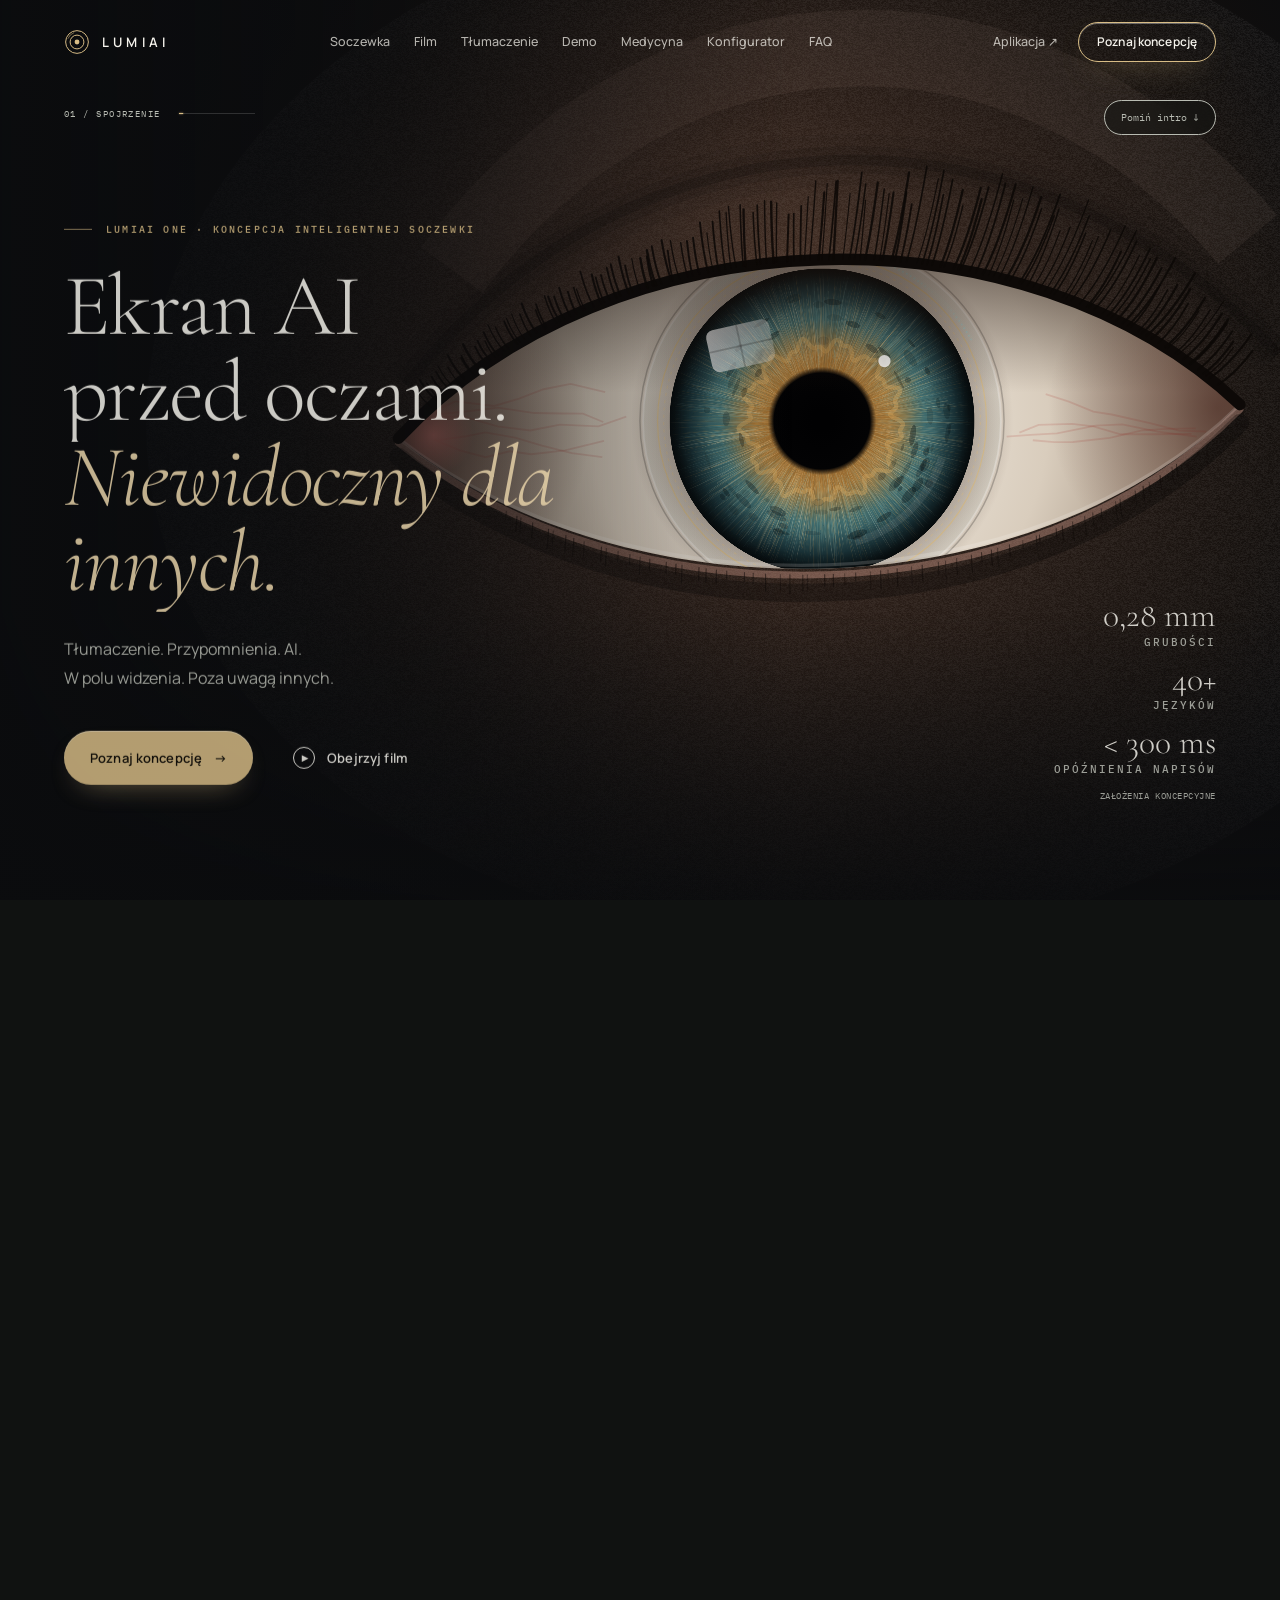
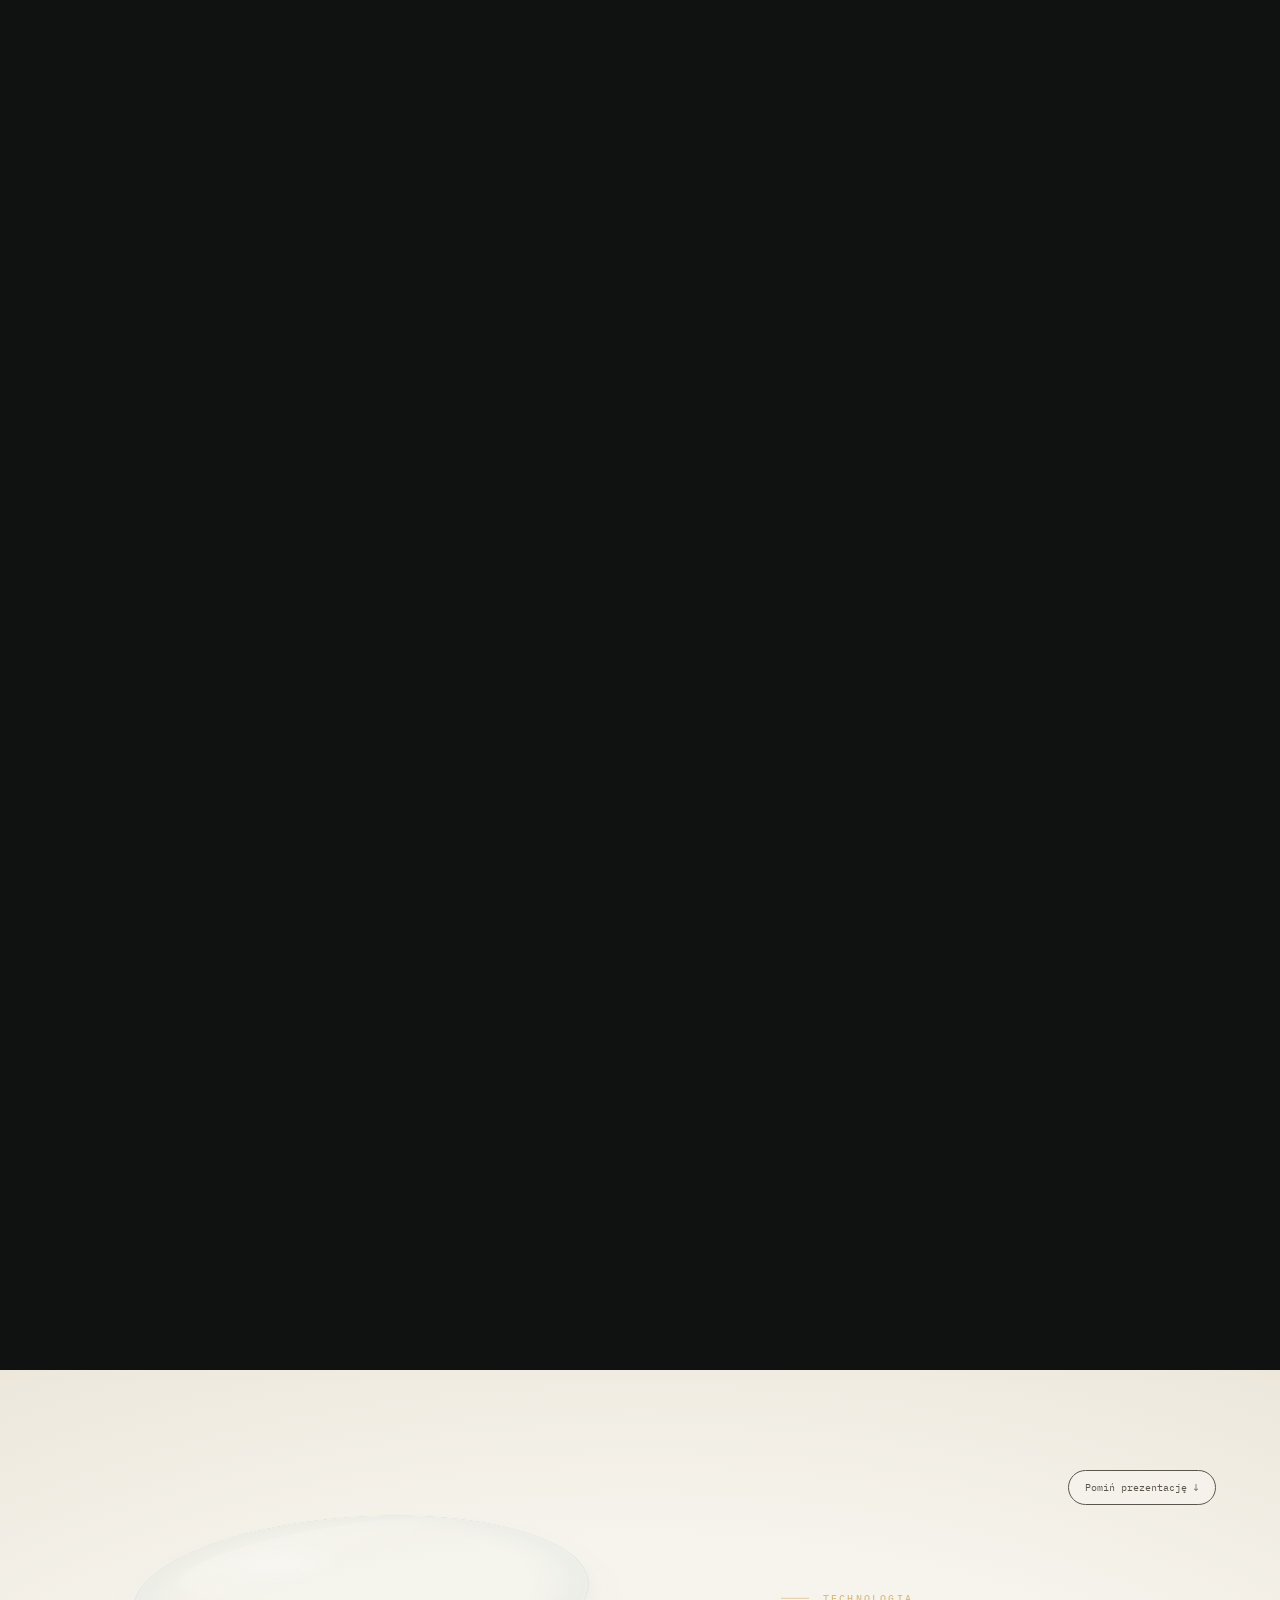
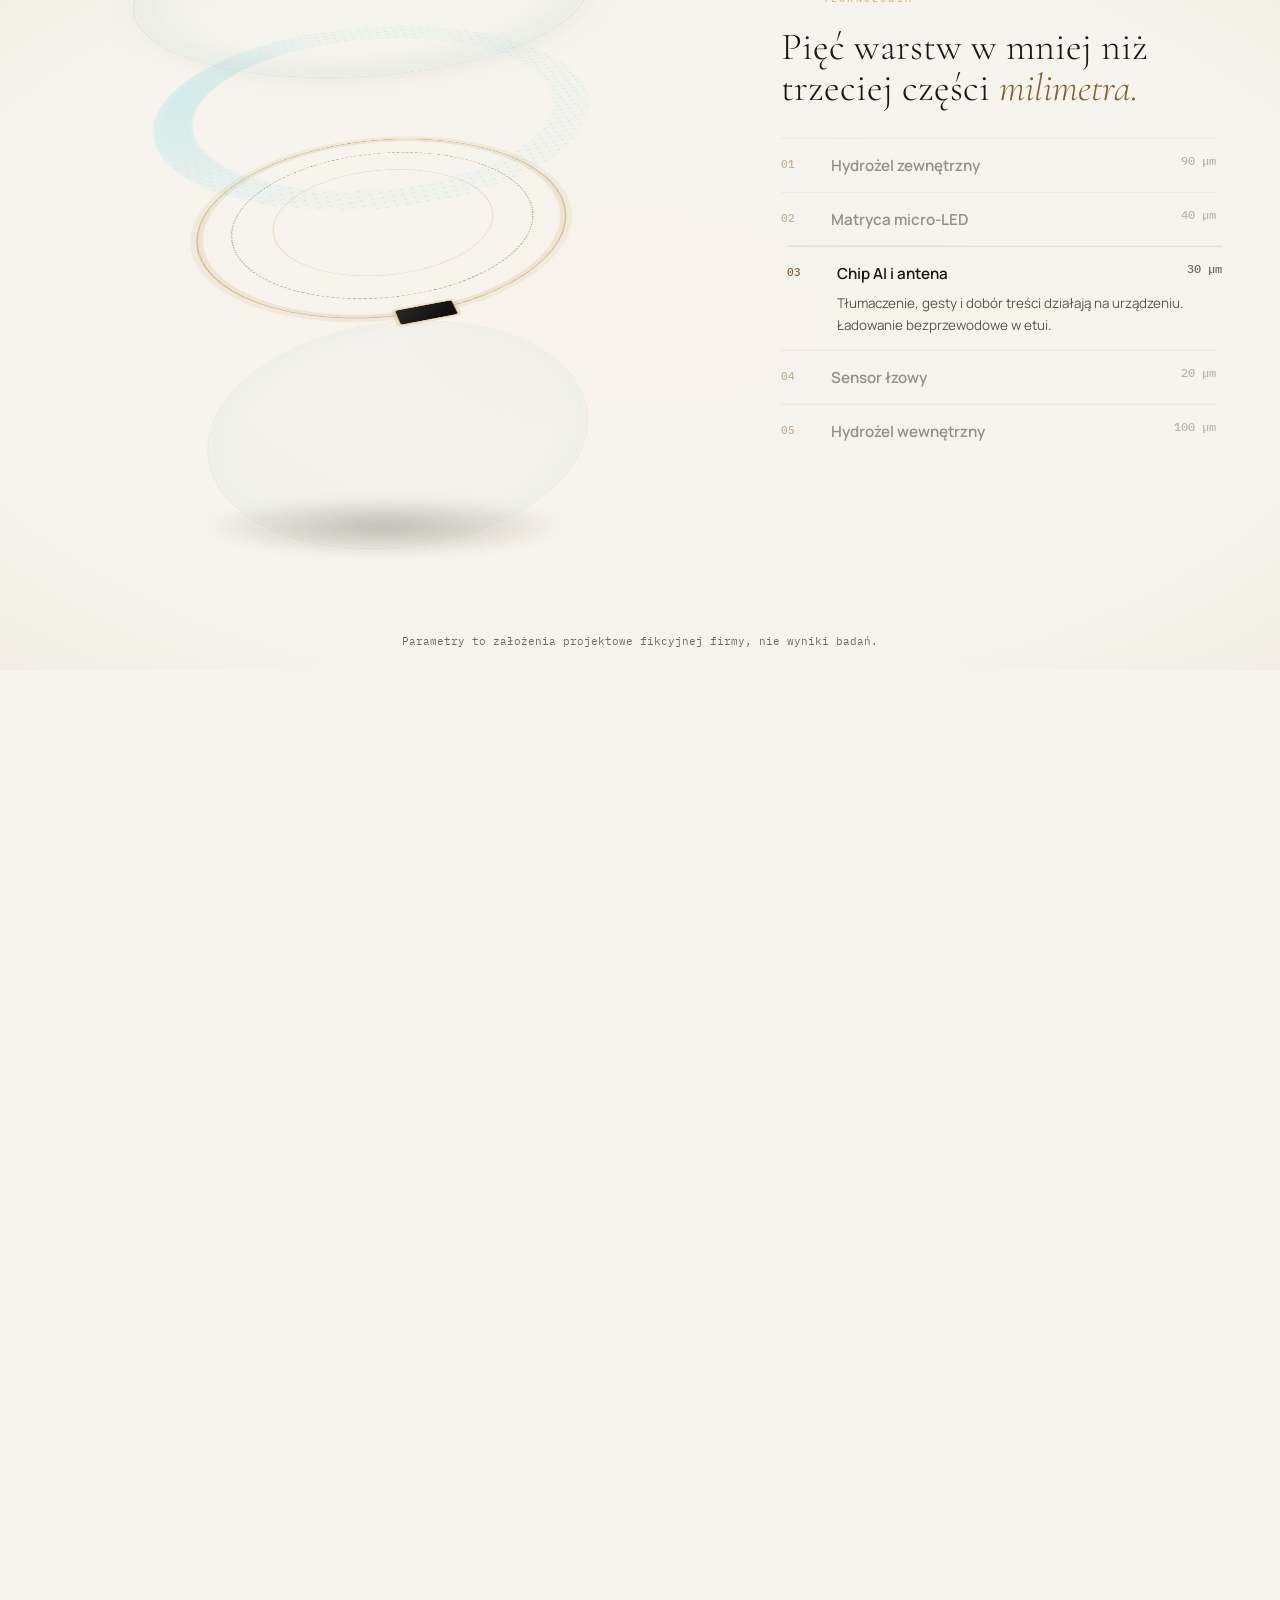
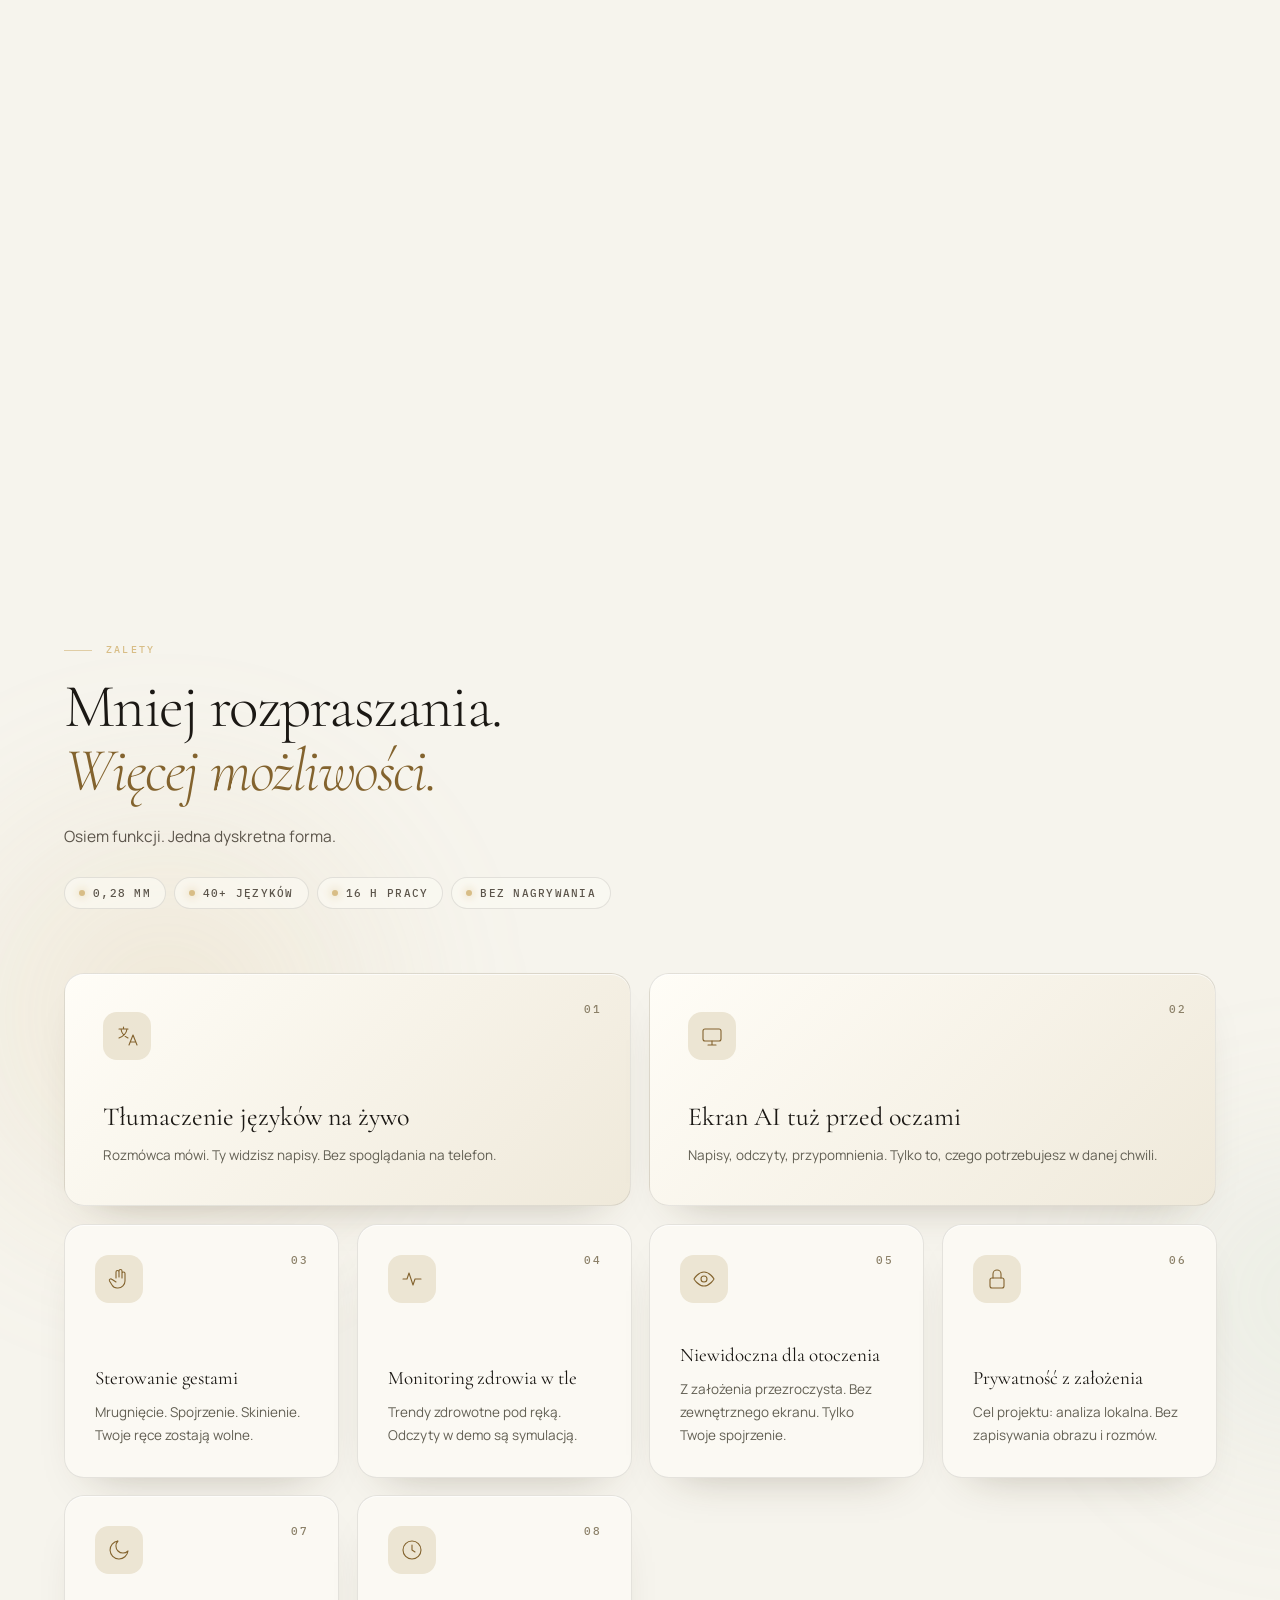
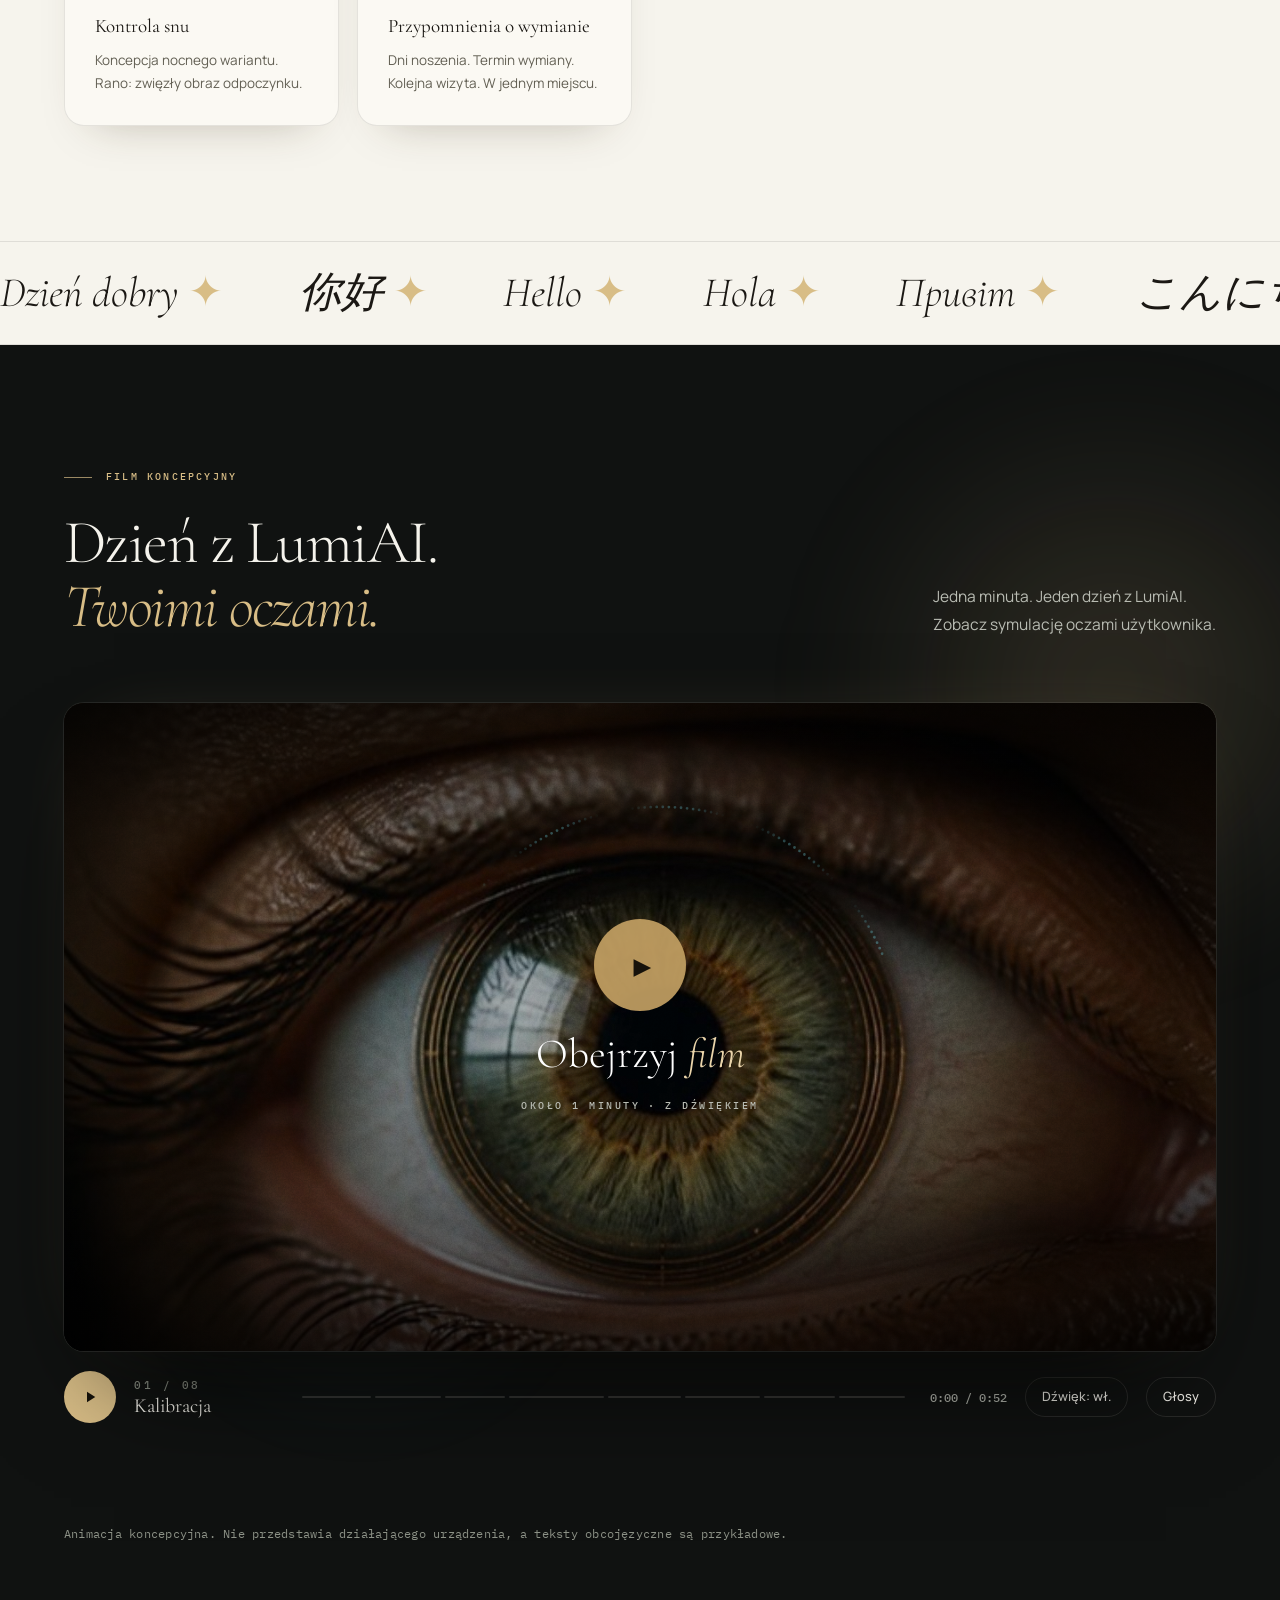
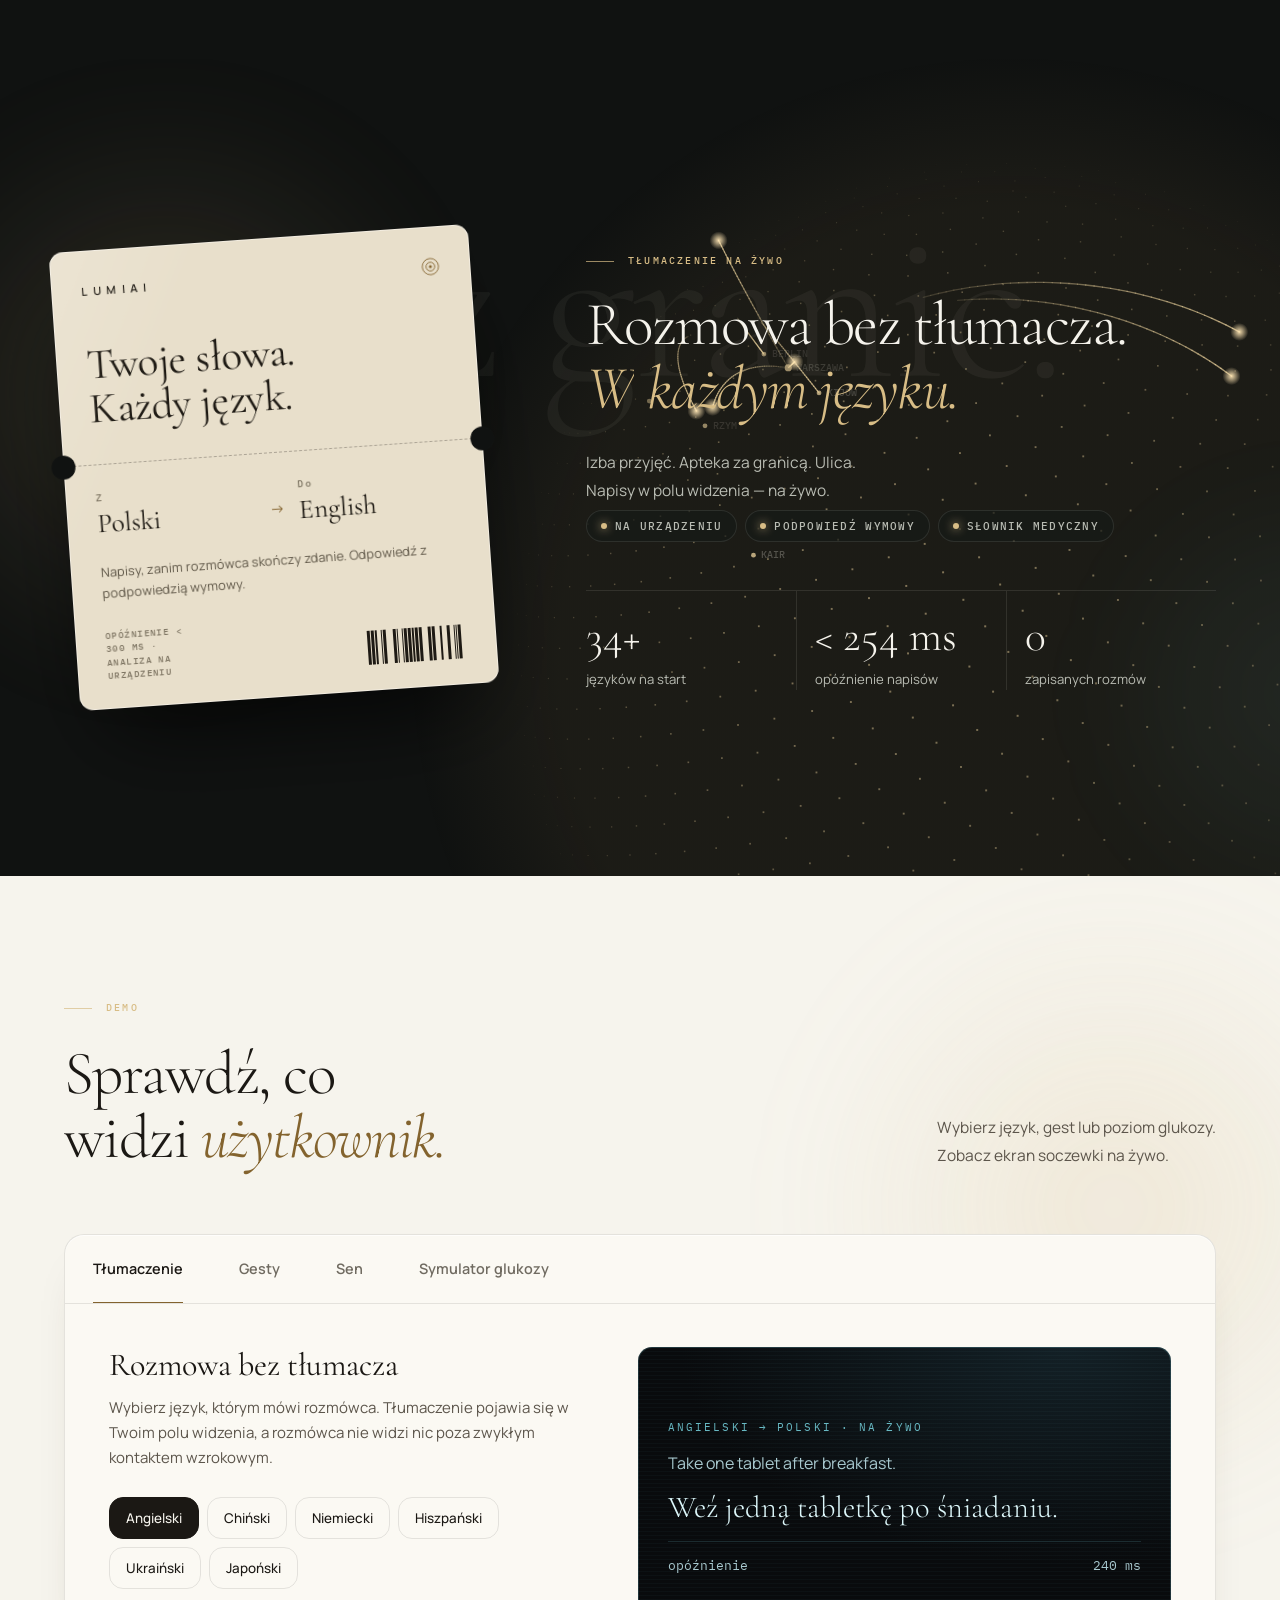
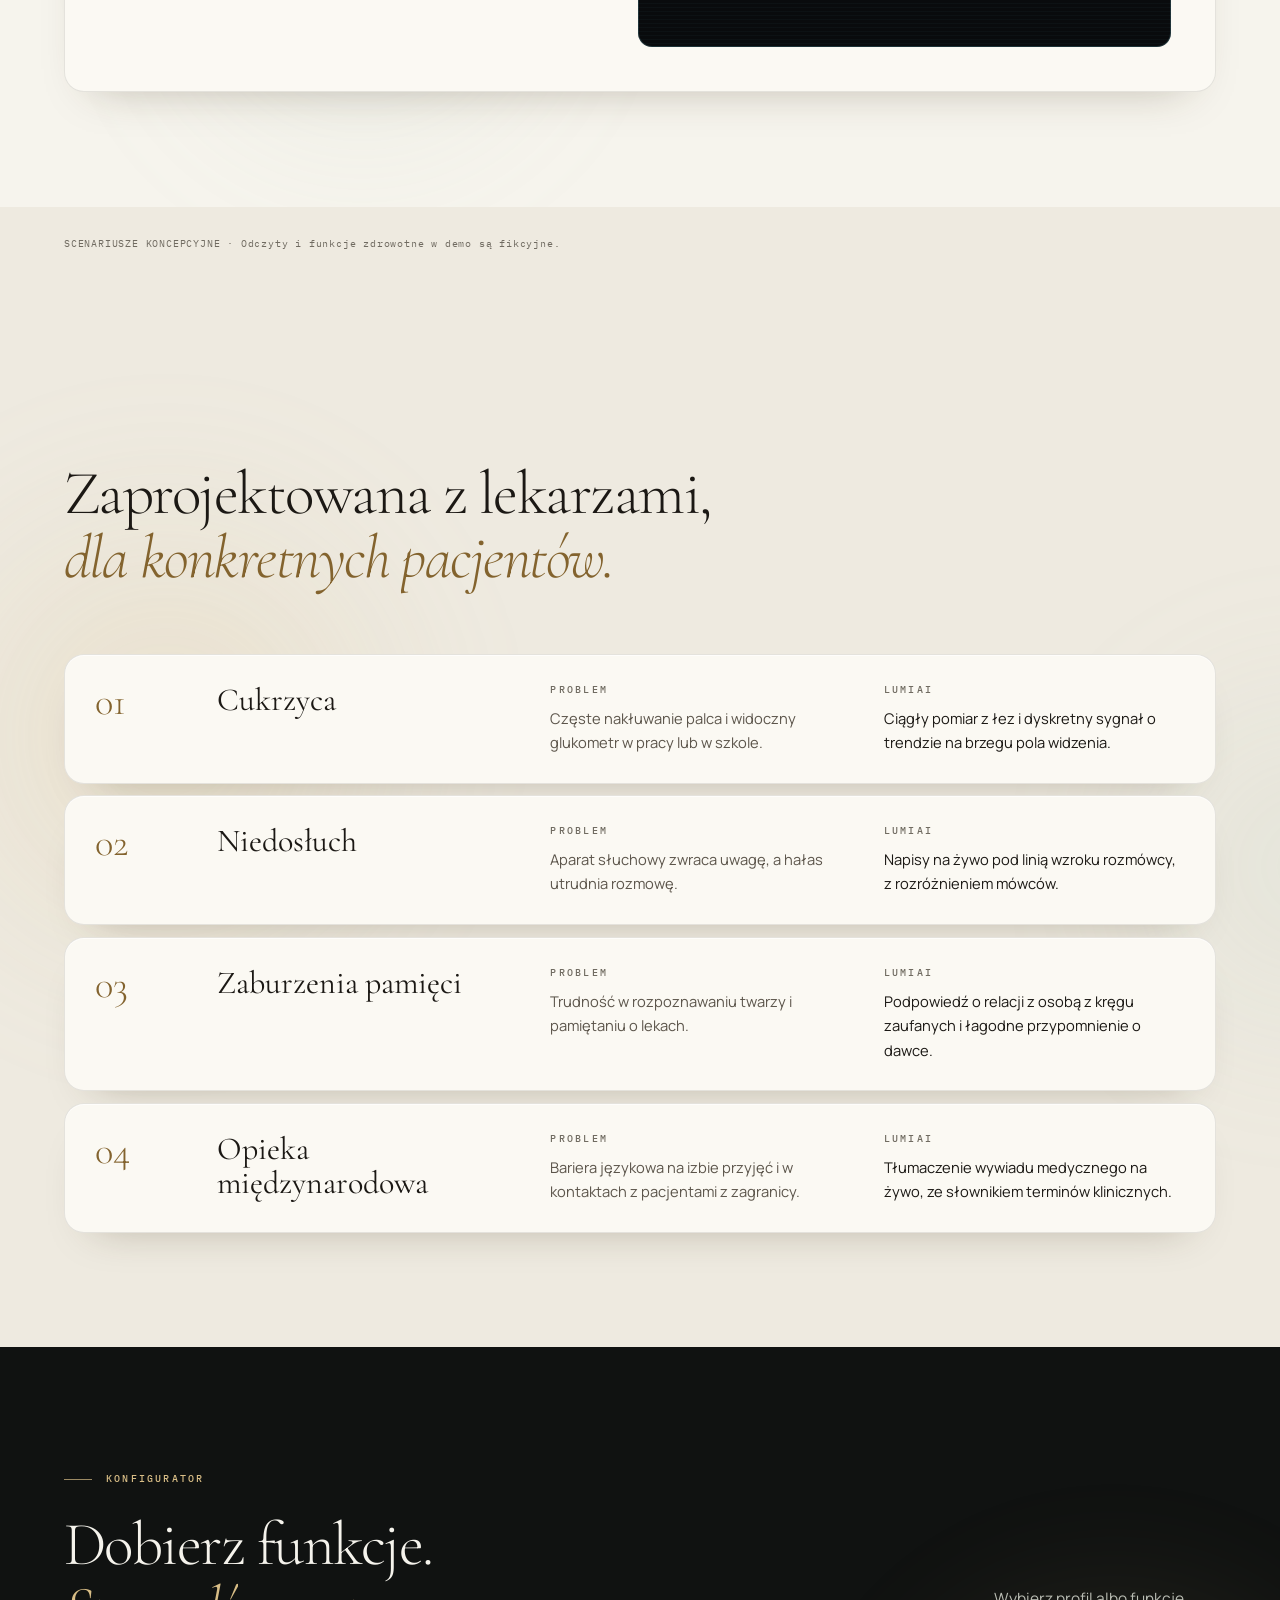
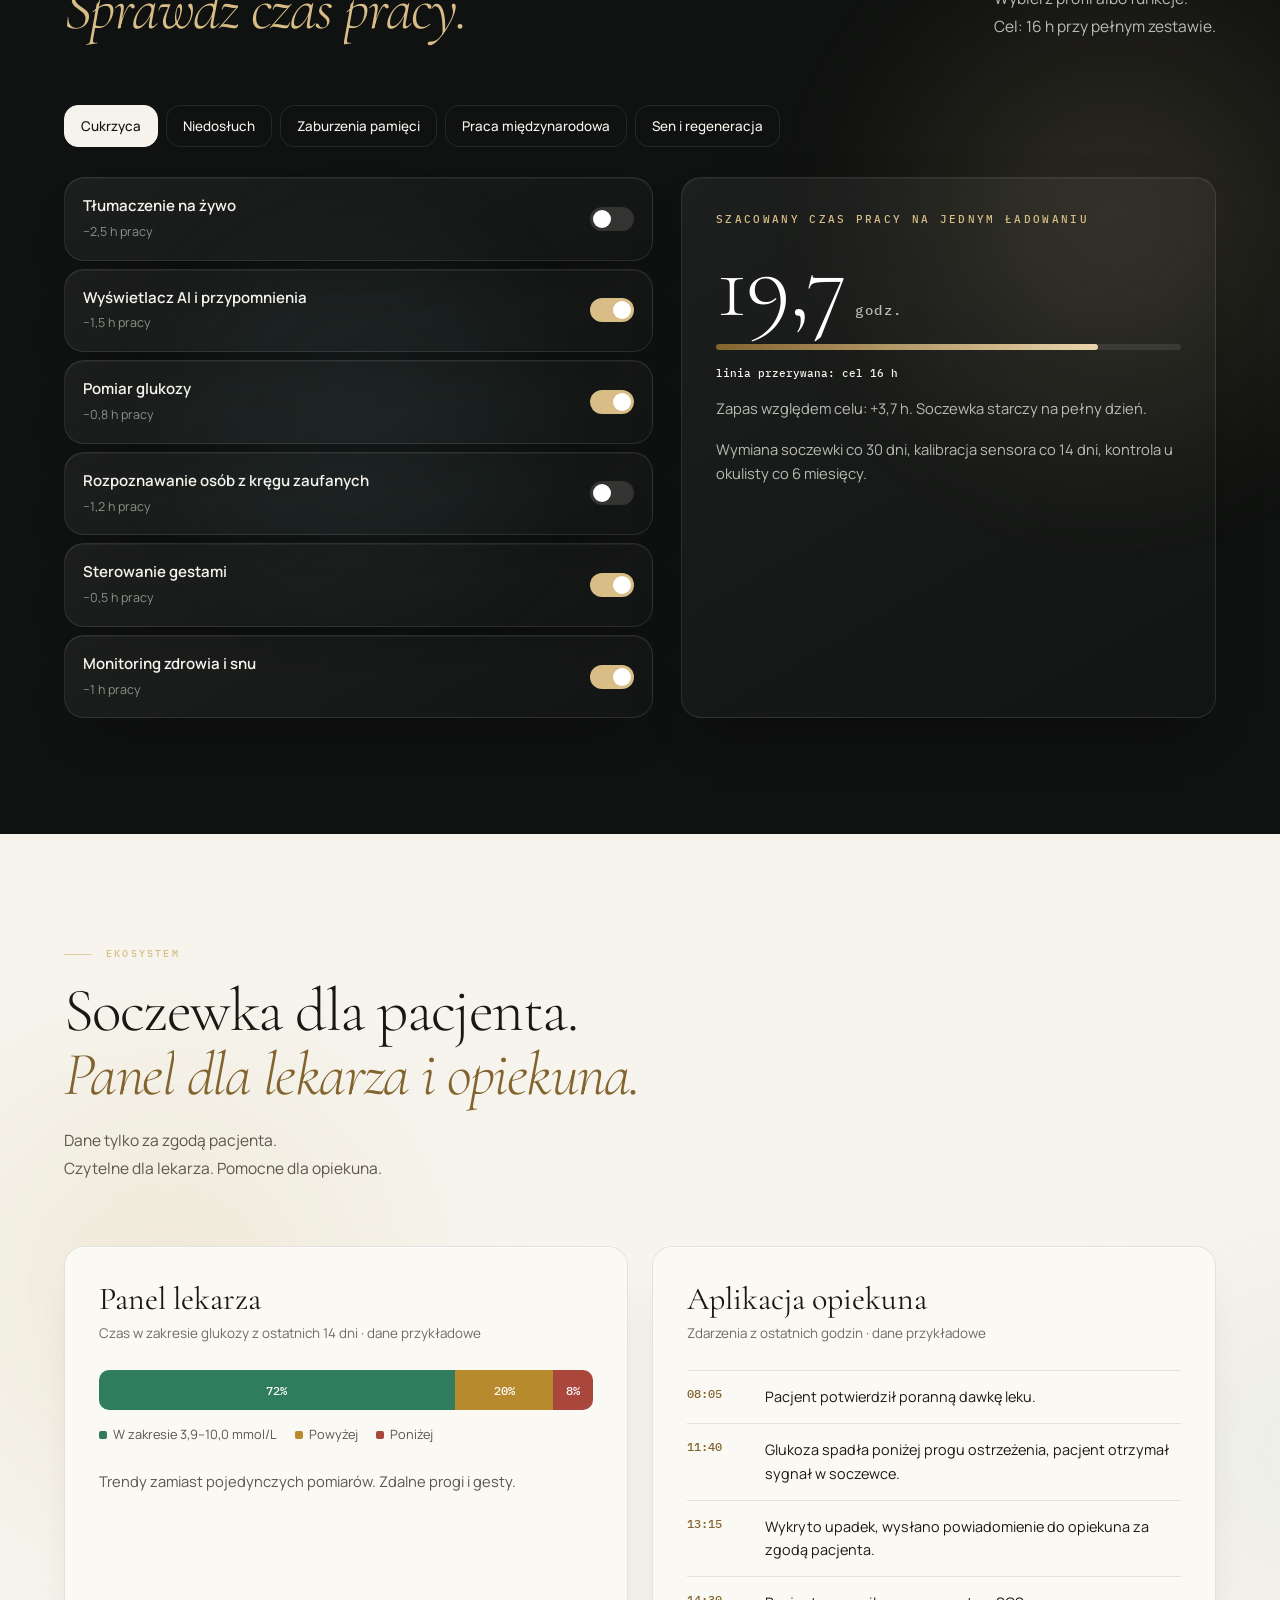
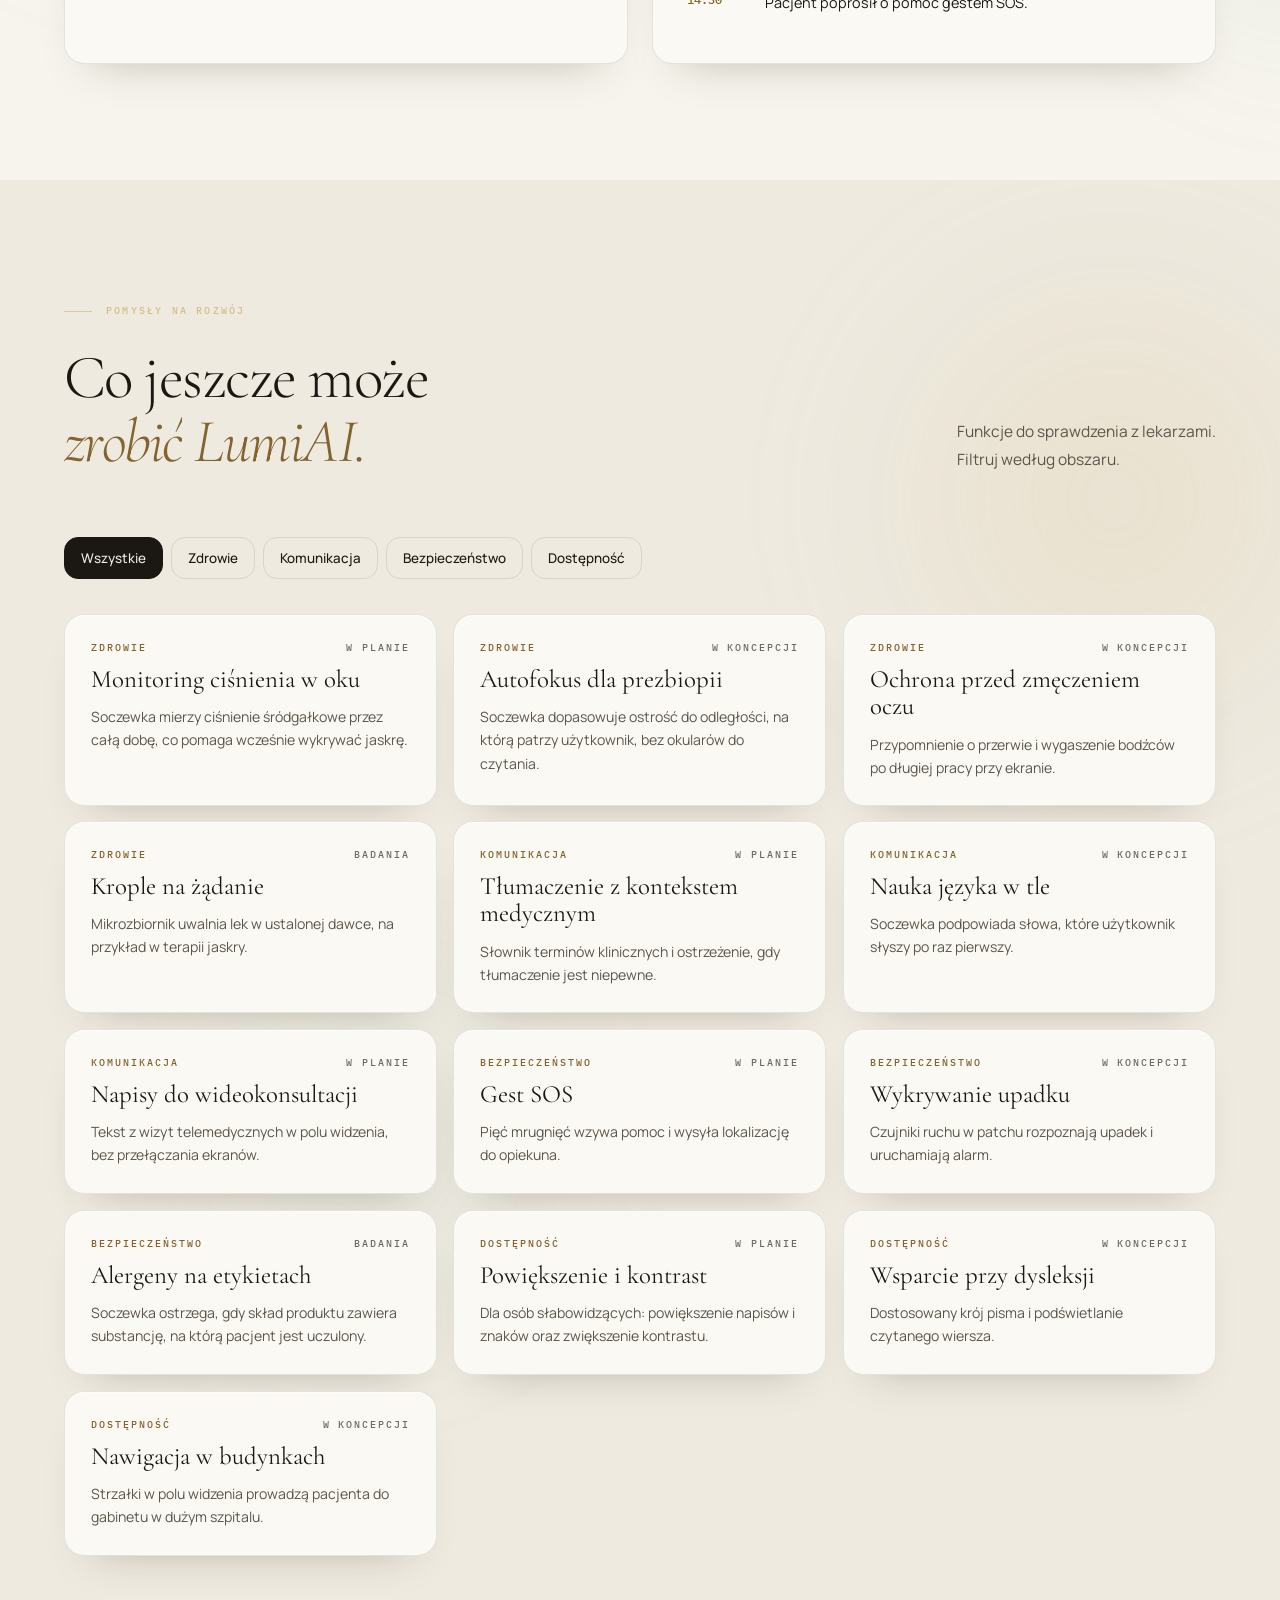
<file: index.html>
<!doctype html>
<html lang="pl">
<head>
<meta charset="utf-8">
<meta name="viewport" content="width=device-width,initial-scale=1,viewport-fit=cover">
<title>LumiAI — Ekran AI przed oczami</title>
<meta name="description" content="LumiAI: inteligentna soczewka medyczna z tłumaczeniem na żywo, ekranem AI i sterowaniem gestami. Fikcyjny koncept startupu.">
<meta property="og:title" content="LumiAI — Ekran AI przed oczami. Niewidoczny dla innych.">
<meta property="og:description" content="Inteligentna soczewka medyczna z tłumaczeniem na żywo, ekranem AI i sterowaniem gestami. Fikcyjny koncept startupu.">
<meta property="og:type" content="website">
<meta name="theme-color" content="#0B0C0E">
<meta name="robots" content="index,follow">
<link rel="icon" type="image/svg+xml" href="favicon.svg">
<script>
/* flaga animacji; jeśli skrypt strony się nie uruchomi, po 3 s pokazujemy wszystko bez animacji */
(function(d){d.classList.add('js');setTimeout(function(){if(!window.__lumi){d.classList.remove('js')}},3000)})(document.documentElement);
</script>
<link rel="preconnect" href="https://fonts.googleapis.com">
<link rel="preconnect" href="https://fonts.gstatic.com" crossorigin>
<link rel="stylesheet" href="https://fonts.googleapis.com/css2?family=Cormorant+Garamond:ital,wght@0,300;0,400;0,500;1,300;1,400&family=Manrope:wght@400;500;600;700&family=IBM+Plex+Mono:wght@400;500&display=swap">
<link rel="stylesheet" href="assets/site.css">
<link rel="stylesheet" href="assets/premium.css">

</head>
<body>
<a class="skip-link" href="#zalety">Przejdź do treści</a>

<div class="loader" id="loader" aria-hidden="true">
  <div class="ld"><div class="ld-logo" id="ldlogo">LUMIAI</div><div class="ld-bar"><i></i></div></div>
</div>
<div class="grain" id="grain" aria-hidden="true"></div>

<header class="hdr" id="hdr">
  <a class="logo" href="#top" aria-label="LumiAI, początek strony">
    <svg viewBox="0 0 32 32" fill="none" aria-hidden="true"><circle cx="16" cy="16" r="14" stroke="currentColor" stroke-width="1.2"/><circle cx="16" cy="16" r="8.5" stroke="currentColor" stroke-width="1.2"/><circle cx="16" cy="16" r="3" fill="currentColor"/><path d="M5 11.5A12 12 0 0 1 12 4.6" stroke="currentColor" stroke-width="1.2" stroke-linecap="round" opacity=".55"/></svg>
    <span>LUMIAI</span>
  </a>
  <nav class="nav" aria-label="Główna nawigacja">
    <a href="#soczewka">Soczewka</a><a href="#film">Film</a><a href="#swiat">Tłumaczenie</a><a href="#demo">Demo</a><a href="#medycyna">Medycyna</a><a href="#konfigurator">Konfigurator</a><a href="#faq">FAQ</a>
  </nav>
  <div class="hdr-r">
    <a class="hdr-app" href="app/" target="_blank" rel="noopener">Aplikacja ↗</a>
    <a class="btn btn-gold btn-sm" href="#kontakt">Poznaj koncepcję</a>
    <button class="burger" id="burger" type="button" aria-label="Menu" aria-expanded="false" aria-controls="menu"><i></i><i></i></button>
  </div>
</header>

<div class="menu" id="menu">
  <nav aria-label="Menu mobilne">
    <a href="#soczewka" style="--i:0"><small>01</small>Soczewka</a>
    <a href="#film" style="--i:1"><small>02</small>Film</a>
    <a href="#swiat" style="--i:2"><small>03</small>Tłumaczenie</a>
    <a href="#demo" style="--i:3"><small>04</small>Demo</a>
    <a href="#medycyna" style="--i:4"><small>05</small>Medycyna</a>
    <a href="#konfigurator" style="--i:5"><small>06</small>Konfigurator</a>
    <a href="#faq" style="--i:6"><small>07</small>FAQ</a>
    <a href="app/" target="_blank" rel="noopener" style="--i:7"><small>08</small>Aplikacja ↗</a>
  </nav>
  <a class="btn btn-gold" href="#kontakt">Poznaj koncepcję <span class="arr">→</span></a>
</div>

<main>

<!-- ============ HERO: makro oka i wlot „do środka” ============ -->
<section class="hero" id="top" aria-label="LumiAI">
<div class="pin cinematic-hero">
    <div class="scene-chapter" aria-hidden="true"><span id="scene-label">01 / SPOJRZENIE</span><i><b id="scene-progress"></b></i></div>
    <a class="scene-skip" href="#soczewka">Pomiń intro ↓</a>
    <canvas class="eye-cv" id="eyecv" aria-hidden="true"></canvas>
    <div class="inside" id="inside" aria-hidden="true">
      <canvas id="citycv"></canvas>
      <div class="hud-frame"><i></i><i></i><i></i><i></i></div>
      <div class="hcard hc1" id="hc1"><small>ZH → PL · na żywo <b class="dotlive"></b></small><p>Czy ma Pan ból głowy?</p></div>
      <div class="hcard hc2" id="hc2"><small>Glukoza</small><p class="num">5,4<span>mmol/L ↗</span></p>
        <svg viewBox="0 0 180 40" fill="none"><path d="M0 30 C20 28 30 22 45 24 S70 34 85 26 110 12 125 16 150 22 165 10 S176 8 180 8" stroke="#7FE3F0" stroke-width="1.6"/><circle cx="180" cy="8" r="3" fill="#7FE3F0"/></svg></div>
      <div class="hcard hc3" id="hc3"><small>Gest</small><p>Mrugnij 2×, aby potwierdzić</p></div>
      <p class="inside-t" id="it1">To widzisz<br>tylko <em>Ty.</em><small>Ekran AI na brzegu pola widzenia</small></p>
    </div>
    <div class="blackout" id="blackout"></div>
    <div class="hero-shade" aria-hidden="true"></div>
    <div class="hero-copy" id="hcopy">
      <p class="eyebrow">LumiAI One · Koncepcja inteligentnej soczewki</p>
      <h1><span class="ln"><span>Ekran AI</span></span><span class="ln"><span>przed oczami.</span></span><em class="ln"><span>Niewidoczny dla innych.</span></em></h1>
      <p class="lede">Tłumaczenie. Przypomnienia. AI.<br>W polu widzenia. Poza uwagą innych.</p>
      <div class="hero-cta">
        <a class="btn btn-gold" href="#kontakt">Poznaj koncepcję <span class="arr">→</span></a>
        <a class="btn btn-line" href="#film"><span class="play" aria-hidden="true">▶</span> Obejrzyj film</a>
      </div>
    </div>
    <ul class="hero-meta" id="hmeta">
      <li style="--i:0"><b>0,28 mm</b>grubości</li>
      <li style="--i:1"><b>40+</b>języków</li>
      <li style="--i:2"><b>&lt; 300 ms</b>opóźnienia napisów</li>
    </ul>
    <div class="cue" id="cue" aria-hidden="true"><span>Przewiń · wejdź do środka</span><i></i></div>
  </div>
</section>

<!-- ============ SOCZEWKA: produkt, specyfikacja, przekrój ============ -->
<section class="lens s-light" id="soczewka" aria-label="Soczewka LumiAI One">
  <div class="pin">
    <a class="scene-skip lens-skip" href="#zalety">Pomiń prezentację ↓</a>
    <h2 class="split2" id="split2"><span class="w1">Załóż</span><span class="w2">przyszłość.</span></h2>
    <div class="lstage" aria-hidden="true">
      <div class="lshadow" id="lshadow"></div>
      <div class="lens3d" id="lens3d">
        <div class="ly ly5" data-k="4"></div>
        <div class="ly ly4" data-k="3"></div>
        <div class="ly ly3" data-k="2"><i class="chip"></i></div>
        <div class="ly ly2" data-k="1"></div>
        <div class="ly ly1" data-k="0"></div>
      </div>
    </div>
    <div class="spec" id="spec">
      <p class="eyebrow">Soczewka sygnaturowa</p>
      <h3>LumiAI One</h3>
      <p class="idx">01 / Koncepcja urządzenia · bez certyfikacji</p>
      <dl>
        <div><dt>Grubość</dt><dd>0,28 mm</dd></div>
        <div><dt>Tłumaczenie</dt><dd>40+ języków</dd></div>
        <div><dt>Opóźnienie napisów</dt><dd>&lt; 300 ms</dd></div>
        <div><dt>Praca na ładowaniu</dt><dd>16 h</dd></div>
        <div><dt>Wymiana</dt><dd>co 30 dni</dd></div>
      </dl>
    </div>
    <div class="claim" id="claim">
      <p class="serif-xl">Twoje oko.<br><em>Twój ekran.</em></p>
      <p>Obraz dla Ciebie. Naturalne spojrzenie dla innych. To cel projektu — do potwierdzenia w testach.</p>
    </div>
    <div class="xray" id="xray">
      <p class="eyebrow">Technologia</p>
      <h3 class="serif-l">Pięć warstw w&nbsp;mniej niż trzeciej części <em>milimetra.</em></h3>
      <ol class="layers-list" id="llist">
        <li data-k="0"><span>01</span><b>Hydrożel zewnętrzny</b><em>90 µm</em><p>Miękka warstwa o wysokiej przepuszczalności tlenu, znana z klasycznych soczewek.</p></li>
        <li data-k="1"><span>02</span><b>Matryca micro-LED</b><em>40 µm</em><p>Obraz widoczny tylko dla noszącego. Światło nie wychodzi poza soczewkę.</p></li>
        <li data-k="2"><span>03</span><b>Chip AI i antena</b><em>30 µm</em><p>Tłumaczenie, gesty i dobór treści działają na urządzeniu. Ładowanie bezprzewodowe w etui.</p></li>
        <li data-k="3"><span>04</span><b>Sensor łzowy</b><em>20 µm</em><p>Koncepcja analizy płynu łzowego. Wiarygodność pomiarów wymagałaby potwierdzenia klinicznego.</p></li>
        <li data-k="4"><span>05</span><b>Hydrożel wewnętrzny</b><em>100 µm</em><p>Projektowana powierzchnia kontaktu z okiem. Elektronika miałaby znajdować się między warstwami hydrożelu.</p></li>
      </ol>
    </div>
    <p class="lnote">Parametry to założenia projektowe fikcyjnej firmy, nie wyniki badań.</p>
  </div>
</section>

<!-- ============ ZALETY ============ -->
<section class="sec s-light" id="zalety">
  <div class="wrap">
    <div class="sh">
      <p class="eyebrow" data-rv>Zalety</p>
      <h2 class="h2 split" data-rv="split">Mniej rozpraszania.<br><em>Więcej możliwości.</em></h2>
      <p class="lede" data-rv>Osiem funkcji. Jedna dyskretna forma.</p>
      <div class="badges" data-rv><span class="badge"><i></i>0,28 mm</span><span class="badge"><i></i>40+ języków</span><span class="badge"><i></i>16 h pracy</span><span class="badge"><i></i>bez nagrywania</span></div>
    </div>
    <div class="fgrid">
      <article class="f" data-rv><span class="fn">01</span><div class="fi"><svg viewBox="0 0 24 24" fill="none" stroke="currentColor" stroke-width="1.1" stroke-linecap="round" stroke-linejoin="round"><path d="M4 5h9M8.5 3v2M6 5c.5 4 3 7 7 9M12 5c-.5 4-3 7-8 9"/><path d="M14 21l4-10 4 10M15.4 18h5.2"/></svg></div><h3>Tłumaczenie języków na żywo</h3><p>Rozmówca mówi. Ty widzisz napisy. Bez spoglądania na telefon.</p></article>
      <article class="f" data-rv><span class="fn">02</span><div class="fi"><svg viewBox="0 0 24 24" fill="none" stroke="currentColor" stroke-width="1.1" stroke-linecap="round" stroke-linejoin="round"><rect x="3" y="5" width="18" height="12" rx="2"/><path d="M8 21h8M12 17v4"/></svg></div><h3>Ekran AI tuż przed oczami</h3><p>Napisy, odczyty, przypomnienia. Tylko to, czego potrzebujesz w danej chwili.</p></article>
      <article class="f" data-rv><span class="fn">03</span><div class="fi"><svg viewBox="0 0 24 24" fill="none" stroke="currentColor" stroke-width="1.1" stroke-linecap="round" stroke-linejoin="round"><path d="M9 11V5a1.5 1.5 0 013 0v5M12 10V4a1.5 1.5 0 013 0v7M15 11V6.5a1.5 1.5 0 013 0V14a7 7 0 01-7 7h-1a6 6 0 01-5-3l-2.5-4a1.5 1.5 0 012.3-1.8L9 15"/></svg></div><h3>Sterowanie gestami</h3><p>Mrugnięcie. Spojrzenie. Skinienie. Twoje ręce zostają wolne.</p></article>
      <article class="f" data-rv><span class="fn">04</span><div class="fi"><svg viewBox="0 0 24 24" fill="none" stroke="currentColor" stroke-width="1.1" stroke-linecap="round" stroke-linejoin="round"><path d="M3 12h4l2-6 4 12 2-6h6"/></svg></div><h3>Monitoring zdrowia w tle</h3><p>Trendy zdrowotne pod ręką. Odczyty w demo są symulacją.</p></article>
      <article class="f" data-rv><span class="fn">05</span><div class="fi"><svg viewBox="0 0 24 24" fill="none" stroke="currentColor" stroke-width="1.1" stroke-linecap="round" stroke-linejoin="round"><path d="M2 12s4-7 10-7 10 7 10 7-4 7-10 7S2 12 2 12z"/><circle cx="12" cy="12" r="3"/></svg></div><h3>Niewidoczna dla otoczenia</h3><p>Z założenia przezroczysta. Bez zewnętrznego ekranu. Tylko Twoje spojrzenie.</p></article>
      <article class="f" data-rv><span class="fn">06</span><div class="fi"><svg viewBox="0 0 24 24" fill="none" stroke="currentColor" stroke-width="1.1" stroke-linecap="round" stroke-linejoin="round"><rect x="5" y="11" width="14" height="10" rx="2"/><path d="M8 11V7a4 4 0 018 0v4"/></svg></div><h3>Prywatność z założenia</h3><p>Cel projektu: analiza lokalna. Bez zapisywania obrazu i rozmów.</p></article>
      <article class="f" data-rv><span class="fn">07</span><div class="fi"><svg viewBox="0 0 24 24" fill="none" stroke="currentColor" stroke-width="1.1" stroke-linecap="round" stroke-linejoin="round"><path d="M21 13A9 9 0 1111 3a7 7 0 0010 10z"/></svg></div><h3>Kontrola snu</h3><p>Koncepcja nocnego wariantu. Rano: zwięzły obraz odpoczynku.</p></article>
      <article class="f" data-rv><span class="fn">08</span><div class="fi"><svg viewBox="0 0 24 24" fill="none" stroke="currentColor" stroke-width="1.1" stroke-linecap="round" stroke-linejoin="round"><circle cx="12" cy="12" r="9"/><path d="M12 7v5l3 2"/></svg></div><h3>Przypomnienia o wymianie</h3><p>Dni noszenia. Termin wymiany. Kolejna wizyta. W jednym miejscu.</p></article>
    </div>
  </div>
</section>

<div class="marq s-light" aria-hidden="true">
  <div class="marq-in">
    <span>Dzień dobry <i>✦</i></span><span class="zh">你好 <i>✦</i></span><span>Hello <i>✦</i></span><span>Hola <i>✦</i></span><span>Привіт <i>✦</i></span><span>こんにちは <i>✦</i></span><span>Bonjour <i>✦</i></span><span>Guten Tag <i>✦</i></span><span>Ciao <i>✦</i></span><span>Merhaba <i>✦</i></span><span>안녕하세요 <i>✦</i></span>
    <span>Dzień dobry <i>✦</i></span><span class="zh">你好 <i>✦</i></span><span>Hello <i>✦</i></span><span>Hola <i>✦</i></span><span>Привіт <i>✦</i></span><span>こんにちは <i>✦</i></span><span>Bonjour <i>✦</i></span><span>Guten Tag <i>✦</i></span><span>Ciao <i>✦</i></span><span>Merhaba <i>✦</i></span><span>안녕하세요 <i>✦</i></span>
  </div>
</div>

<!-- ============ FILM ============ -->
<section class="sec s-dark" id="film">
  <div class="wrap">
    <div class="sh sh-row">
      <div><p class="eyebrow" data-rv>Film koncepcyjny</p><h2 class="h2 split" data-rv="split" style="margin-top:26px">Dzień z LumiAI. <em>Twoimi oczami.</em></h2></div>
      <p class="lede" data-rv>Jedna minuta. Jeden dzień z LumiAI.<br>Zobacz symulację oczami użytkownika.</p>
    </div>
    <div class="player" id="player" data-rv="scale">
      <div class="screen" id="screen">
        <canvas id="filmcv" aria-hidden="true"></canvas>
        <div class="hudf" id="hudf" aria-hidden="true"><i></i><i></i><i></i><i></i><span class="tl">LumiAI · widok użytkownika</span><span class="tr" id="fclock">18:42 · 82%</span></div>

        <div class="fe f-cal" data-s="0" data-in="0.5">Kalibracja soczewki<b id="calp">0%</b></div>
        <div class="fe f-title" data-s="0" data-in="4.4"><small>Gotowe</small>Soczewka jest<br><em>niewidoczna.</em></div>

        <div class="fe bub f-q" data-s="1,2" data-cue="q"><small>Przechodzień · chiński</small><span class="zh" lang="zh-CN">请问，去中央火车站怎么走？</span><em>Qǐngwèn, qù zhōngyāng huǒchēzhàn zěnme zǒu?</em></div>
        <div class="fe fx f-tr" data-s="2" data-in="0.3"><small><span class="wave"><b></b><b></b><b></b><b></b></span>Chiński → polski · na żywo</small><span class="big"><span id="typ1"></span><i class="caret"></i></span></div>

        <div class="fe fx f-rep" data-s="3" data-in="0.3"><small>Podpowiedź · powiedz po chińsku</small>
          <span class="big kw zh" lang="zh-CN" id="kw1"><span>一直往前走，</span><span>然后</span><span>左转。</span></span>
          <span class="mean">= Proszę iść prosto, a potem skręcić w lewo.</span>
          <span class="sub kw" id="kw2"><span>Yìzhí wǎng qián zǒu, </span><span>ránhòu </span><span>zuǒ zhuǎn.</span></span>
          <span class="sub kw" id="kw3"><small style="margin:0 0 .5cqw">Wymowa po polsku</small><span>i-dżyj łang cjen dzou, </span><span>ran-hou </span><span>dzuo dżuan.</span></span>
        </div>
        <div class="fe bub me f-me" data-s="3" data-cue="me"><small>Ty · chiński</small><span class="zh" lang="zh-CN">一直往前走，然后左转。</span><em>Yìzhí wǎng qián zǒu, ránhòu zuǒ zhuǎn.</em></div>
        <div class="fe bub f-thx" data-s="3" data-cue="thx"><small>Przechodzień</small><span class="zh" lang="zh-CN">谢谢！</span><em>Xièxie!</em></div>
        <div class="fe fx f-tr2" data-s="3" data-cue="tr2"><small>Tłumaczenie</small><span class="big">Dziękuję bardzo!</span></div>

        <div class="fe fx f-glu" data-s="4" data-in="0.6"><small>Glukoza · ostrzeżenie</small>
          <div class="gv"><b>4,1</b><span>mmol/L ↘</span></div>
          <svg viewBox="0 0 300 60" preserveAspectRatio="none" fill="none"><path d="M0 14 C40 12 60 18 90 16 S140 20 170 26 220 40 250 46 280 50 300 54" stroke="rgba(242,196,107,.25)" stroke-width="8" stroke-linecap="round"/><path class="ln2" d="M0 14 C40 12 60 18 90 16 S140 20 170 26 220 40 250 46 280 50 300 54" stroke="#F2C46B" stroke-width="2"/></svg>
          <span class="mean">Spada szybciej niż zwykle. Zjedz coś w ciągu 15 minut.</span></div>

        <div class="fe fx f-med" data-s="5" data-in="0.5" id="fmed"><small>14:30 · przypomnienie o leku</small><span class="big">Metformina 500 mg</span>
          <div class="row"><span class="wait">Potwierdź gestem: mrugnij 2×</span><span class="ok">✓ Potwierdzono</span></div></div>

        <div class="fe f-title" data-s="6" data-in="1"><small>Widok obserwatora</small>Dla otoczenia —<br><em>zwykłe oko.</em></div>

        <div class="fe f-end" data-s="7" data-in="0.2">
          <div class="lg"><svg viewBox="0 0 32 32" fill="none" aria-hidden="true"><circle cx="16" cy="16" r="14" stroke="currentColor" stroke-width="1.2"/><circle cx="16" cy="16" r="8.5" stroke="currentColor" stroke-width="1.2"/><circle cx="16" cy="16" r="3" fill="currentColor"/></svg>LUMIAI</div>
          <p>Ekran AI przed oczami.<br><em>Niewidoczny dla innych.</em></p>
          <a class="btn btn-gold" href="#kontakt">Poznaj koncepcję <span class="arr">→</span></a>
        </div>

        <div class="lids" id="lids" aria-hidden="true"><i></i><i></i></div>
        <div class="fx-vig" aria-hidden="true"></div>
        <div class="fx-grain" id="fgrain" aria-hidden="true"></div>
        <div class="dip" id="dip" aria-hidden="true"></div>
        <button class="poster" id="poster" type="button">
          <span class="pbig" aria-hidden="true">▶</span>
          <b>Obejrzyj <em>film</em></b>
          <small>około 1 minuty · z dźwiękiem</small>
          <small class="warn" id="vwarn"></small>
        </button>
      </div>
      <div class="pbar">
        <button class="pp" id="pp" type="button" aria-label="Odtwórz film"><svg viewBox="0 0 24 24" fill="currentColor" aria-hidden="true"><path id="ppi" d="M8 5v14l11-7z"/></svg></button>
        <div class="pinfo"><span id="pch">01 / 08</span><b id="pti">Kalibracja</b></div>
        <div class="segs" id="segs" role="group" aria-label="Rozdziały filmu"></div>
        <span class="ptime" id="ptime">0:00</span>
        <button class="pbtn" id="mute" type="button" aria-pressed="false">Dźwięk: wł.</button>
        <button class="pbtn" id="vset" type="button" aria-expanded="false" aria-controls="vpanel">Głosy</button>
      </div>
      <div class="vpanel" id="vpanel" hidden>
        <label>Lektor (polski)<select id="v-narr"></select></label>
        <label>Tłumacz (polski)<select id="v-tr"></select></label>
        <label>Rozmówca (chiński)<select id="v-zh"></select></label>
        <button class="btn btn-line btn-sm" id="vtest" type="button">Odsłuchaj</button>
        <p class="note">Najlepiej brzmią głosy oznaczone „Natural”, „Online” lub „Google” (Edge i Chrome). Głos chiński musi być zainstalowany w systemie. Własne nagrania lektora możesz wgrać do folderu <b>audio/</b> (opis w pliku assets/film.js).</p>
      </div>
      <p class="caps" id="caps" aria-live="polite"></p>
    </div>
    <p class="note" style="margin-top:28px">Animacja koncepcyjna. Nie przedstawia działającego urządzenia, a teksty obcojęzyczne są przykładowe.</p>
  </div>
</section>

<!-- ============ ŚWIAT: tłumaczenie bez granic ============ -->
<section class="world s-dark" id="swiat">
  <p class="bigword" aria-hidden="true">Bez granic.</p>
  <canvas id="globe" aria-hidden="true"></canvas>
  <div class="wrap world-in">
    <div data-rv="scale">
      <div class="pass" id="pass">
        <div class="pass-top"><span>LUMIAI</span><svg viewBox="0 0 32 32" fill="none" aria-hidden="true"><circle cx="16" cy="16" r="13" stroke="currentColor" stroke-width="1.4"/><circle cx="16" cy="16" r="7" stroke="currentColor" stroke-width="1.4"/><circle cx="16" cy="16" r="2.4" fill="currentColor"/></svg></div>
        <p class="pass-t">Twoje słowa.<br>Każdy język.</p>
        <div class="pass-cut" aria-hidden="true"></div>
        <div class="pass-route"><div><small>Z</small><b>Polski</b></div><span aria-hidden="true">→</span><div><small>Do</small><b id="plang" class="zh">中文</b></div></div>
        <p class="pass-d">Napisy, zanim rozmówca skończy zdanie. Odpowiedź z podpowiedzią wymowy.</p>
        <div class="pass-bot"><small>Opóźnienie &lt; 300 ms · analiza na urządzeniu</small><svg class="barcode" id="barcode" viewBox="0 0 110 34" aria-hidden="true"></svg></div>
      </div>
    </div>
    <div class="world-copy">
      <p class="eyebrow" data-rv>Tłumaczenie na żywo</p>
      <h2 class="h2 split" data-rv="split">Rozmowa bez tłumacza. <em>W każdym języku.</em></h2>
      <p class="lede" data-rv>Izba przyjęć. Apteka za granicą. Ulica.<br>Napisy w polu widzenia — na żywo.</p>
      <div class="badges" data-rv><span class="badge"><i></i>na urządzeniu</span><span class="badge"><i></i>podpowiedź wymowy</span><span class="badge"><i></i>słownik medyczny</span></div>
      <div class="stats" data-rv>
        <div><b data-count="40" data-suf="+">40+</b><span>języków na start</span></div>
        <div><b data-count="300" data-pre="&lt; " data-suf=" ms">&lt; 300 ms</b><span>opóźnienie napisów</span></div>
        <div><b data-count="0">0</b><span>zapisanych rozmów</span></div>
      </div>
    </div>
  </div>
</section>

<!-- ============ DEMO ============ -->
<section class="sec s-light" id="demo">
  <div class="wrap">
    <div class="sh sh-row">
      <div><p class="eyebrow" data-rv>Demo</p><h2 class="h2 split" data-rv="split" style="margin-top:26px">Sprawdź, co widzi <em>użytkownik.</em></h2></div>
      <p class="lede" data-rv>Wybierz język, gest lub poziom glukozy.<br>Zobacz ekran soczewki na żywo.</p>
    </div>
    <div class="demo" data-rv="scale">
      <div class="dtabs" role="tablist" id="dtabs">
        <button type="button" role="tab" aria-selected="true" data-t="tr">Tłumaczenie</button>
        <button type="button" role="tab" aria-selected="false" data-t="gs">Gesty</button>
        <button type="button" role="tab" aria-selected="false" data-t="sl">Sen</button>
        <button type="button" role="tab" aria-selected="false" data-t="gl">Symulator glukozy</button>
      </div>
      <div class="dbody" id="dbody" role="tabpanel"></div>
    </div>
  </div>
</section>

<!-- ============ MEDYCYNA ============ -->
<section class="sec s-light s-cream" id="medycyna" style="padding-top:0">
  <div class="wrap"><p class="section-context">SCENARIUSZE KONCEPCYJNE · Odczyty i funkcje zdrowotne w demo są fikcyjne.</p></div>
  <div class="wrap">
    <div class="sh" style="padding-top:clamp(96px,14vw,180px)">
      <p class="eyebrow" data-rv>Zastosowania medyczne</p>
      <h2 class="h2 split" data-rv="split">Zaprojektowana z lekarzami, <em>dla konkretnych pacjentów.</em></h2>
    </div>
    <div class="cases">
      <div class="case" data-rv><span class="n">01</span><h3>Cukrzyca</h3><div><small>Problem</small><p>Częste nakłuwanie palca i widoczny glukometr w pracy lub w szkole.</p></div><div class="sol"><small>LumiAI</small><p>Ciągły pomiar z łez i dyskretny sygnał o trendzie na brzegu pola widzenia.</p></div></div>
      <div class="case" data-rv><span class="n">02</span><h3>Niedosłuch</h3><div><small>Problem</small><p>Aparat słuchowy zwraca uwagę, a hałas utrudnia rozmowę.</p></div><div class="sol"><small>LumiAI</small><p>Napisy na żywo pod linią wzroku rozmówcy, z rozróżnieniem mówców.</p></div></div>
      <div class="case" data-rv><span class="n">03</span><h3>Zaburzenia pamięci</h3><div><small>Problem</small><p>Trudność w rozpoznawaniu twarzy i pamiętaniu o lekach.</p></div><div class="sol"><small>LumiAI</small><p>Podpowiedź o relacji z osobą z kręgu zaufanych i łagodne przypomnienie o dawce.</p></div></div>
      <div class="case" data-rv><span class="n">04</span><h3>Opieka międzynarodowa</h3><div><small>Problem</small><p>Bariera językowa na izbie przyjęć i w kontaktach z pacjentami z zagranicy.</p></div><div class="sol"><small>LumiAI</small><p>Tłumaczenie wywiadu medycznego na żywo, ze słownikiem terminów klinicznych.</p></div></div>
    </div>
  </div>
</section>

<!-- ============ KONFIGURATOR ============ -->
<section class="sec s-dark" id="konfigurator">
  <div class="wrap">
    <div class="sh sh-row">
      <div><p class="eyebrow" data-rv>Konfigurator</p><h2 class="h2 split" data-rv="split" style="margin-top:26px">Dobierz funkcje. <em>Sprawdź czas pracy.</em></h2></div>
      <p class="lede" data-rv>Wybierz profil albo funkcje.<br>Cel: 16 h przy pełnym zestawie.</p>
    </div>
    <div class="chips" id="personas" data-rv></div>
    <div class="cfg">
      <div class="toggles" id="tgl" data-rv></div>
      <div class="out" id="cout" data-rv="scale"></div>
    </div>
  </div>
</section>

<!-- ============ EKOSYSTEM ============ -->
<section class="sec s-light" id="ekosystem">
  <div class="wrap">
    <div class="sh">
      <p class="eyebrow" data-rv>Ekosystem</p>
      <h2 class="h2 split" data-rv="split">Soczewka dla pacjenta. <em>Panel dla lekarza i&nbsp;opiekuna.</em></h2>
      <p class="lede" data-rv>Dane tylko za zgodą pacjenta.<br>Czytelne dla lekarza. Pomocne dla opiekuna.</p>
    </div>
    <div class="panelmock">
      <div class="pm" data-rv>
        <h3>Panel lekarza</h3>
        <p class="sub">Czas w zakresie glukozy z ostatnich 14 dni · dane przykładowe</p>
        <div class="tir" role="img" aria-label="72 procent czasu w zakresie, 20 procent powyżej, 8 procent poniżej">
          <span class="a" style="width:72%">72%</span><span class="b" style="width:20%">20%</span><span class="c" style="width:8%">8%</span>
        </div>
        <div class="legend"><span><i style="background:#2F7D5D"></i>W zakresie 3,9–10,0 mmol/L</span><span><i style="background:#B88A2E"></i>Powyżej</span><span><i style="background:#A9473C"></i>Poniżej</span></div>
        <p style="margin-top:24px;color:var(--fg2);font-size:.92rem">Trendy zamiast pojedynczych pomiarów. Zdalne progi i gesty.</p>
      </div>
      <div class="pm" data-rv>
        <h3>Aplikacja opiekuna</h3>
        <p class="sub">Zdarzenia z ostatnich godzin · dane przykładowe</p>
        <div class="alerts">
          <div><time>08:05</time><span>Pacjent potwierdził poranną dawkę leku.</span></div>
          <div><time>11:40</time><span>Glukoza spadła poniżej progu ostrzeżenia, pacjent otrzymał sygnał w soczewce.</span></div>
          <div><time>13:15</time><span>Wykryto upadek, wysłano powiadomienie do opiekuna za zgodą pacjenta.</span></div>
          <div><time>14:30</time><span>Pacjent poprosił o pomoc gestem SOS.</span></div>
        </div>
      </div>
    </div>
  </div>
</section>

<!-- ============ POMYSŁY ============ -->
<section class="sec s-light s-cream" id="pomysly">
  <div class="wrap">
    <div class="sh sh-row">
      <div><p class="eyebrow" data-rv>Pomysły na rozwój</p><h2 class="h2 split" data-rv="split" style="margin-top:26px">Co jeszcze może <em>zrobić LumiAI.</em></h2></div>
      <p class="lede" data-rv>Funkcje do sprawdzenia z lekarzami.<br>Filtruj według obszaru.</p>
    </div>
    <div class="chips" id="ifilter" data-rv>
      <button type="button" data-f="all" aria-pressed="true">Wszystkie</button>
      <button type="button" data-f="Zdrowie" aria-pressed="false">Zdrowie</button>
      <button type="button" data-f="Komunikacja" aria-pressed="false">Komunikacja</button>
      <button type="button" data-f="Bezpieczeństwo" aria-pressed="false">Bezpieczeństwo</button>
      <button type="button" data-f="Dostępność" aria-pressed="false">Dostępność</button>
    </div>
    <div class="ideas" id="ideas"></div>
  </div>
</section>

<!-- ============ PORÓWNANIE ============ -->
<section class="sec s-light" id="technologia">
  <div class="wrap">
    <div class="sh">
      <p class="eyebrow" data-rv>Porównanie</p>
      <h2 class="h2 split" data-rv="split">Trzy podejścia.<br><em>Inna perspektywa.</em></h2>
    </div>
    <div class="tablewrap" data-rv tabindex="0" role="region" aria-label="Tabela — przewiń w poziomie na małym ekranie">
      <table>
        <thead><tr><th>Cecha</th><th class="us">LumiAI · wizja</th><th>Okulary AR</th><th>Telefon i aplikacje</th></tr></thead>
        <tbody>
          <tr><td>Widoczność dla otoczenia</td><td class="us yes">Niewidoczna</td><td class="no">Widoczne</td><td class="no">Widoczny</td></tr>
          <tr><td>Wolne ręce</td><td class="us yes">Tak</td><td class="no">Częściowo</td><td class="no">Nie</td></tr>
          <tr><td>Tłumaczenie w polu widzenia</td><td class="us yes">Tak</td><td class="yes">Tak</td><td class="no">Na ekranie telefonu</td></tr>
          <tr><td>Pomiar glukozy w łzach</td><td class="us yes">Tak</td><td class="no">Nie</td><td class="no">Wymaga osobnego sensora</td></tr>
          <tr><td>Sterowanie gestami</td><td class="us yes">Oczy i głowa</td><td class="no">Gesty rąk</td><td class="no">Dotyk</td></tr>
        </tbody>
      </table>
    </div>
  </div>
</section>

<!-- ============ WYMIANA ============ -->
<section class="sec s-light" id="wymiana" style="padding-top:0">
  <div class="wrap">
    <div class="sh">
      <p class="eyebrow" data-rv>Wymiana i pielęgnacja</p>
      <h2 class="h2 split" data-rv="split">Co ile wymieniać <em>elementy systemu.</em></h2>
      <p class="lede" data-rv>Soczewka miesięczna. Terminy pilnuje aplikacja.</p>
    </div>
    <div class="calc" data-rv>
      <div><label for="wd">Data założenia obecnej soczewki</label><input id="wd" type="date"><p class="note" style="margin-top:14px">Zmień datę, a kalendarz wymian przeliczy się od razu.</p></div>
      <div class="wl" id="wl"></div>
    </div>
    <div class="tablewrap" data-rv tabindex="0" role="region" aria-label="Tabela — przewiń w poziomie na małym ekranie">
      <table>
        <thead><tr><th>Element</th><th>Wymiana</th><th>Co robi pacjent</th></tr></thead>
        <tbody>
          <tr><td>Soczewka LumiAI</td><td>co 30 dni</td><td>Zdejmuje na noc do etui, a po 30 dniach zakłada nową</td></tr>
          <tr><td>Wariant nocny (sen)</td><td>co 7 dni</td><td>Noszony tylko po decyzji lekarza, z krótszym cyklem</td></tr>
          <tr><td>Sensor łzowy</td><td>kalibracja co 14 dni</td><td>Potwierdza pomiar kontrolny z glukometru</td></tr>
          <tr><td>Patch za uchem</td><td>co 7 dni</td><td>Wymienia plaster z mikrofonami i anteną</td></tr>
          <tr><td>Etui ładujące</td><td>co 12 miesięcy</td><td>Codziennie ładuje i czyści soczewkę</td></tr>
          <tr><td>Modele AI i ustawienia</td><td>co 3 miesiące</td><td>Aktualizuje je lekarz podczas wizyty</td></tr>
          <tr><td>Wizyta kontrolna u okulisty</td><td>co 6 miesięcy</td><td>Badanie oka i ocena wyników z panelu lekarza</td></tr>
        </tbody>
      </table>
    </div>
  </div>
</section>

<!-- ============ MODEL + PLAN ============ -->
<section class="sec s-dark" id="plan">
  <div class="wrap">
    <div class="sh">
      <p class="eyebrow" data-rv>Model biznesowy</p>
      <h2 class="h2 split" data-rv="split">Wdrożenie przez kliniki. <em>Abonament dla pacjenta.</em></h2>
      <p class="lede" data-rv>Trzy ścieżki rozwoju. Wspólny punkt wyjścia: opieka specjalisty. To proponowany model, nie oferta.</p>
    </div>
    <div class="biz">
      <article data-rv><span class="n">01</span><h3>Kliniki i szpitale</h3><p>Tłumaczenie rozmów. Panel specjalisty. Jeden system opieki.</p></article>
      <article data-rv><span class="n">02</span><h3>Abonament pacjenta</h3><p>Soczewki. Etui. Aplikacja. Aktualizacje. W jednym planie.</p></article>
      <article data-rv><span class="n">03</span><h3>Ubezpieczyciele</h3><p>Potencjalne partnerstwa po potwierdzeniu skuteczności i bezpieczeństwa.</p></article>
    </div>
    <div class="sh" style="margin-bottom:64px">
      <p class="eyebrow" data-rv>Droga do pacjenta</p>
      <h2 class="h2 split" data-rv="split">Proponowana droga<br><em>od wizji do produktu.</em></h2>
    </div>
    <div class="road" id="road">
      <i class="rl" aria-hidden="true"></i>
      <article data-rv><b>2026</b><h3>Prototyp</h3><p>Sensor łzowy i matryca micro-LED na modelu oka.</p></article>
      <article data-rv><b>2027</b><h3>Badanie bezpieczeństwa</h3><p>Pierwsi ochotnicy, noszenie do 4 godzin pod opieką okulisty.</p></article>
      <article data-rv><b>2028</b><h3>Badanie kliniczne</h3><p>Pacjenci z cukrzycą i niedosłuchem oraz test tłumaczenia w klinikach.</p></article>
      <article data-rv><b>2030</b><h3>Znak CE i start</h3><p>Rejestracja jako wyrób medyczny i pierwsze wdrożenia w klinikach.</p></article>
    </div>
  </div>
</section>

<section class="sec s-dark principles" id="podejscie"><div class="wrap">
<div class="sh sh-row"><div><p class="eyebrow" data-rv>Nasze podejście</p><h2 class="h2" data-rv>Ambitna wizja.<br><em>Jasne zasady.</em></h2></div><p class="lede" data-rv>Mniej zakłóceń. Więcej kontroli.<br>Trzy zasady, od których zaczynamy.</p></div>
<div class="principle-grid"><article data-rv><span>01 / UWAGA</span><h3>Obecność zamiast rozproszenia.</h3><p>Właściwa informacja. Właściwy moment. Reszta należy do Ciebie.</p></article><article data-rv><span>02 / KONTROLA</span><h3>Użytkownik wybiera zakres.</h3><p>Wybierz funkcje. Sprawdź czas pracy. Zobacz różnicę w konfiguratorze.</p></article><article data-rv><span>03 / TRANSPARENTNOŚĆ</span><h3>Koncepcja bez niedomówień.</h3><p>To koncept, nie gotowy produkt. Parametry wymagają badań.</p></article></div>
</div></section>
<!-- ============ FAQ ============ -->
<section class="sec s-light" id="faq">
  <div class="wrap faqg">
    <div class="sh" style="margin:0;align-self:start;position:sticky;top:120px">
      <p class="eyebrow" data-rv>FAQ</p>
      <h2 class="h2 split" data-rv="split">Najczęstsze <em>pytania.</em></h2>
      <p class="lede" data-rv>Krótko o funkcjach, ograniczeniach i dostępności.</p>
    </div>
    <div>
      <details data-rv><summary>Czy inni naprawdę nie zobaczą, że mam soczewkę?<i></i></summary><div class="ans"><p>Taki jest cel: przezroczysta, bez diod i ekranu. Do potwierdzenia w badaniach.</p></div></details>
      <details data-rv><summary>Jakie języki będą obsługiwane?<i></i></summary><div class="ans"><p>40+ na start. Najpierw: angielski, chiński, niemiecki, ukraiński, hiszpański, japoński.</p></div></details>
      <details data-rv><summary>Jak działa sterowanie gestami?<i></i></summary><div class="ans"><p>Mrugnięcie, spojrzenie, ruch głowy. Zestaw gestów dopasowany do pacjenta.</p></div></details>
      <details data-rv><summary>Co ile trzeba wymieniać soczewkę?<i></i></summary><div class="ans"><p>Co 30 dni. Wariant nocny co 7 dni, kalibracja sensora co 14 dni. Aplikacja przypomina.</p></div></details>
      <details data-rv><summary>Jak soczewka kontroluje sen?<i></i></summary><div class="ans"><p>Wariant nocny śledzi ruchy oczu i przebudzenia. Rano: fazy snu. Pod nadzorem lekarza.</p></div></details>
      <details data-rv><summary>Czy soczewka nagrywa to, co widzę i słyszę?<i></i></summary><div class="ans"><p>Nie. Bez zapisu obrazu i dźwięku. Strumień znika po przetworzeniu.</p></div></details>
      <details data-rv><summary>Czy produkt jest dostępny?<i></i></summary><div class="ans"><p>Nie. LumiAI to fikcyjny koncept startupu.</p></div></details>
    </div>
  </div>
</section>

<!-- ============ APLIKACJA ============ -->
<section class="sec s-dark" id="aplikacja">
  <div class="wrap appg">
    <div>
      <p class="eyebrow" data-rv>Aplikacja mobilna</p>
      <h2 class="h2 split" data-rv="split" style="margin-top:26px">Cała soczewka <em>w Twoim telefonie.</em></h2>
      <ul data-rv>
        <li>Tłumacz z podpowiedzią wymowy<span>01</span></li>
        <li>Glukoza, sen i wskaźniki zdrowia<span>02</span></li>
        <li>Kalendarz wymian i kalibracji<span>03</span></li>
        <li>Krąg zaufanych i alarm SOS<span>04</span></li>
      </ul>
      <a class="btn btn-gold" href="app/" target="_blank" rel="noopener">Otwórz aplikację <span class="arr">↗</span></a>
      <p class="note" style="margin-top:20px">Interaktywna makieta. Dane są przykładowe.</p>
    </div>
    <div class="phone" id="phone" data-rv="scale">
      <span class="notch" aria-hidden="true"></span>
      <div class="ph-ph" id="phph"></div>
    </div>
  </div>
</section>

<!-- ============ KONTAKT ============ -->
<section class="contact s-dark" id="kontakt" style="border-top:1px solid var(--lineD)">
  <div class="wrap cgrid">
    <div>
      <p class="eyebrow" data-rv>Poznaj koncepcję</p>
      <h2 class="h2 split" data-rv="split" style="margin:26px 0 28px">Współtwórz pierwszą <em>wersję LumiAI.</em></h2>
      <p class="lede" data-rv>Sprawdź formularz kontaktu.<br>Bez wysyłania danych. Bez zapisu na listę.</p>
    </div>
    <form id="form" novalidate data-rv>
      <p class="form-disclosure">DEMO FORMULARZA · Dane nie opuszczają przeglądarki.</p>
      <div class="fld"><input id="nm" placeholder=" " autocomplete="name"><label for="nm">Imię i nazwisko</label></div>
      <div class="fld"><input id="em" type="email" placeholder=" " autocomplete="email" required><label for="em">Adres e-mail</label></div>
      <div class="fld sel"><select id="role"><option>Jestem pacjentem</option><option>Jestem lekarzem</option><option>Reprezentuję klinikę</option><option>Jestem inwestorem</option></select><label for="role">Rola</label><i class="chev" aria-hidden="true"></i></div>
      <button class="btn btn-gold" type="submit">Przetestuj formularz <span class="arr">→</span></button>
      <p id="msg" role="status"></p>
    </form>
  </div>
</section>

</main>

<footer class="s-dark">
  <div class="wrap">
    <div class="fgrid2">
      <div>
        <h4>O projekcie</h4>
        <p><b style="color:var(--fg)">LumiAI</b> to fikcyjna firma i fikcyjny produkt, stworzone jako koncept startupu medycznego. Soczewka nie istnieje, a wszystkie parametry, daty i funkcje są założeniami projektowymi. Formularz jest demonstracją i nie wysyła żadnych danych.</p>
      </div>
      <div>
        <h4>Autor projektu</h4>
        <div class="team"><span>Szymon Brzozowski</span></div>
      </div>
      <div>
        <h4>Na stronie</h4>
        <ul><li><a href="#soczewka">Soczewka</a></li><li><a href="#film">Film</a></li><li><a href="#swiat">Tłumaczenie</a></li><li><a href="#demo">Demo</a></li><li><a href="#faq">FAQ</a></li><li><a href="app/" target="_blank" rel="noopener">Aplikacja ↗</a></li></ul>
      </div>
    </div>
  </div>
  <p class="wordmark" id="wordmark" aria-hidden="true">LumiAI</p>
  <div class="wrap fbot"><span>© 2026 LumiAI · koncept</span><a href="#top" class="link">Wróć na górę ↑</a></div>
</footer>

<script src="assets/site.js"></script>
<script src="assets/film.js"></script>
<script src="assets/premium.js"></script>
<script src="assets/highend.js"></script>
<script src="assets/motion.js"></script>
</body>
</html>
</file>
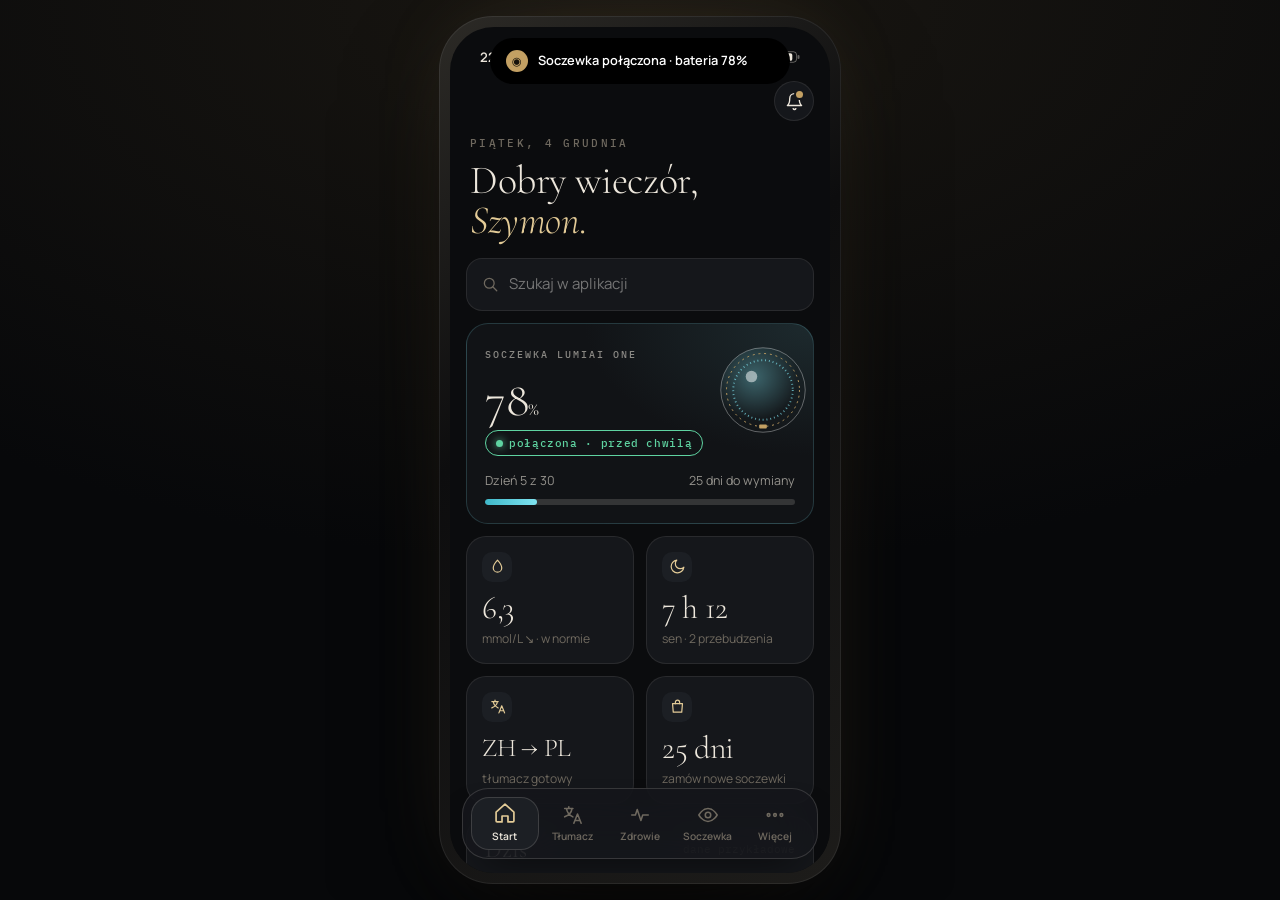
<file: app/index.html>
<!doctype html>
<html lang="pl">
<head>
<meta charset="utf-8">
<meta name="viewport" content="width=device-width,initial-scale=1,viewport-fit=cover">
<title>LumiAI App</title>
<meta name="description" content="Projekt aplikacji mobilnej LumiAI: tłumacz, zdrowie, sen, soczewka, sklep i płatności.">
<meta property="og:title" content="LumiAI App">
<meta property="og:description" content="Projekt aplikacji mobilnej LumiAI: tłumacz, zdrowie, sen, soczewka, sklep i płatności.">
<meta property="og:type" content="website">
<meta name="theme-color" content="#0B0C0E">
<meta name="robots" content="index,follow">
<link rel="icon" type="image/svg+xml" href="../favicon.svg">
<script>try{var t=localStorage.getItem('lumi-app-theme');if(t==='light'||t==='dark')document.documentElement.setAttribute('data-theme',t)}catch(e){}</script>
<link rel="preconnect" href="https://fonts.googleapis.com">
<link rel="preconnect" href="https://fonts.gstatic.com" crossorigin>
<link rel="stylesheet" href="https://fonts.googleapis.com/css2?family=Cormorant+Garamond:ital,wght@0,300;0,400;0,500;1,300;1,400&family=Manrope:wght@400;500;600;700;800&family=IBM+Plex+Mono:wght@400;500&display=swap">
<link rel="stylesheet" href="app.css">
</head>
<body>
<div class="phone" id="phone">
  <div class="scr-wrap" id="wrap">
    <div class="island" id="island" aria-hidden="true"><div class="il" id="ilt"></div></div>
    <div class="sbar" aria-hidden="true"><span id="clock">14:10</span><span class="r"><svg viewBox="0 0 17 12" fill="currentColor"><rect x="0" y="8" width="3" height="4" rx="1"/><rect x="4.5" y="5.5" width="3" height="6.5" rx="1"/><rect x="9" y="3" width="3" height="9" rx="1"/><rect x="13.5" y="0" width="3" height="12" rx="1"/></svg>5G<svg viewBox="0 0 26 12" fill="none" style="width:25px"><rect x=".5" y=".5" width="22" height="11" rx="3.5" stroke="currentColor" opacity=".4"/><rect x="2" y="2" width="16" height="8" rx="2" fill="currentColor"/><rect x="23.5" y="4" width="2" height="4" rx="1" fill="currentColor" opacity=".4"/></svg></span></div>
    <header class="appbar" id="appbar">
      <button class="ib ghost" id="back" type="button" aria-label="Wstecz"><svg viewBox="0 0 24 24" fill="none" stroke="currentColor" stroke-width="2" stroke-linecap="round" stroke-linejoin="round"><path d="M15 5l-7 7 7 7"/></svg></button>
      <span class="sm" id="ttl">Start</span>
      <button class="ib" id="bell" type="button" aria-label="Powiadomienia"><svg viewBox="0 0 24 24" fill="none" stroke="currentColor" stroke-width="1.7" stroke-linecap="round" stroke-linejoin="round"><path d="M6 8a6 6 0 0112 0c0 7 3 9 3 9H3s3-2 3-9M10.3 21a1.9 1.9 0 003.4 0"/></svg><i class="dotn" id="belld"></i></button>
    </header>
    <main class="stage" id="stage"></main>
    <nav class="tabs" id="tabs" aria-label="Główna nawigacja"><span class="ind" id="tabind"></span></nav>
    <div class="paybar" id="paybar"></div>
    <div id="layer"></div>
    <div class="splash" id="splash" aria-hidden="true">
      <svg viewBox="0 0 32 32"><circle cx="16" cy="16" r="14"/><circle cx="16" cy="16" r="8.5"/><circle cx="16" cy="16" r="3"/></svg>
      <b>LUMIAI</b>
      <small>Łączenie z soczewką…</small>
    </div>
  </div>
</div>
<script src="app.js"></script>
</body>
</html>
</file>
<file: assets/site.css>
/* =========================================================
   LumiAI — styl strony
   Kierunek: kino + edytorial. Czerń, krem, szampańskie złoto,
   chłodny błękit tylko dla „światła” wyświetlacza soczewki.
   ========================================================= */
:root{
  --ink:#0B0C0E; --ink2:#121418; --ink3:#1A1D22;
  --paper:#F3EEE5; --cream:#E9E2D5; --cream2:#DCD2C1;
  --tx:#1B1814; --tx2:#5C554B; --tx3:#8B8377;
  --dtx:#EDE7DC; --dtx2:#A49D91; --dtx3:#6F695F;
  --gold:#C3A063; --gold2:#E3CB97; --gold3:#8E703D;
  --glow:#7FE3F0; --glow2:#39B6C8;
  --ok:#5FD3A1; --warn:#E8B04E; --bad:#E46A5E;
  --lineL:rgba(27,24,20,.13); --lineD:rgba(237,231,220,.12);
  --serif:"Cormorant Garamond","Cormorant","Times New Roman",serif;
  --sans:"Manrope",system-ui,-apple-system,"Segoe UI",sans-serif;
  --mono:"IBM Plex Mono",ui-monospace,monospace;
  --ease:cubic-bezier(.2,.7,.2,1); --out:cubic-bezier(.16,1,.3,1); --io:cubic-bezier(.65,0,.35,1);
  --pad:clamp(20px,4.2vw,64px); --maxw:1280px;
  color-scheme:dark;
}
*{box-sizing:border-box}
html{-webkit-text-size-adjust:100%;scroll-behavior:smooth;scroll-padding-top:70px}
body{margin:0;background:var(--ink);color:var(--dtx);font:400 16px/1.65 var(--sans);-webkit-font-smoothing:antialiased;-moz-osx-font-smoothing:grayscale;overflow-x:clip}
img,svg,canvas{display:block;max-width:100%}
a{color:inherit;text-decoration:none}
button{font:inherit;color:inherit;cursor:pointer;background:none;border:0;padding:0}
p{margin:0}
h1,h2,h3,h4{margin:0;font-weight:400}
[hidden]{display:none!important}
:focus-visible{outline:1.5px solid var(--gold);outline-offset:4px;border-radius:4px}
::selection{background:var(--gold);color:var(--ink)}
.sr{position:absolute!important;width:1px;height:1px;padding:0;margin:-1px;overflow:hidden;clip:rect(0 0 0 0);white-space:nowrap;border:0}

/* ---------- motywy sekcji ---------- */
.s-dark{--bg:var(--ink);--fg:var(--dtx);--fg2:var(--dtx2);--fg3:var(--dtx3);--line:var(--lineD);--card:#111317;--card2:#16191D;background:var(--bg);color:var(--fg)}
.s-light{--bg:var(--paper);--fg:var(--tx);--fg2:var(--tx2);--fg3:var(--tx3);--line:var(--lineL);--card:#FAF7F1;--card2:#F0EAE0;background:var(--bg);color:var(--fg);color-scheme:light}
.s-cream{--bg:var(--cream)}

.wrap{max-width:var(--maxw);margin-inline:auto;padding-inline:var(--pad)}
section{position:relative}
.sec{padding-block:clamp(96px,14vw,180px)}

/* ---------- typografia ---------- */
.eyebrow{display:inline-flex;align-items:center;gap:14px;font:500 .7rem/1 var(--mono);letter-spacing:.3em;text-transform:uppercase;color:var(--gold)}
.eyebrow::before{content:"";width:28px;height:1px;background:currentColor;opacity:.7}
.h2{font:300 clamp(2.5rem,5.6vw,5.2rem)/1 var(--serif);letter-spacing:-.012em;text-wrap:balance}
.h2 em,.serif-xl em,.serif-l em{font-style:italic;color:var(--gold)}
.s-light .h2 em,.s-light .serif-xl em,.s-light .serif-l em{color:var(--gold3)}
.serif-xl{font:300 clamp(2.4rem,4.6vw,4.4rem)/1.02 var(--serif);letter-spacing:-.01em}
.serif-l{font:300 clamp(1.8rem,3vw,2.7rem)/1.08 var(--serif);text-wrap:balance}
.lede{font-size:1.06rem;line-height:1.7;color:var(--fg2);max-width:52ch}
.note{font:400 .74rem/1.6 var(--mono);color:var(--fg3);letter-spacing:.02em}
.sh{display:grid;gap:26px;margin-bottom:clamp(48px,7vw,88px);max-width:880px}
.sh-row{max-width:none;grid-template-columns:1.3fr 1fr;align-items:end;gap:48px}
.sh-row .lede{justify-self:end}
.num-s{font:500 .72rem var(--mono);letter-spacing:.2em;color:var(--fg3)}

/* ---------- przyciski ---------- */
.btn{position:relative;display:inline-flex;align-items:center;justify-content:center;gap:12px;border-radius:999px;padding:16px 28px;font:600 .86rem/1 var(--sans);letter-spacing:.03em;white-space:nowrap;transition:background-color .35s var(--ease),color .35s,border-color .35s,box-shadow .5s var(--ease),transform .7s var(--out)}
.btn-gold{background:var(--gold);color:#16120B}
.btn-gold:hover{background:var(--gold2);box-shadow:0 16px 40px -16px rgba(195,160,99,.7)}
.btn-line{border:1px solid color-mix(in srgb,var(--fg) 28%,transparent);color:var(--fg)}
.btn-line:hover{border-color:var(--gold);color:var(--gold)}
.s-light .btn-line:hover{color:var(--gold3);border-color:var(--gold3)}
.btn-dark{background:var(--tx);color:var(--paper)}
.btn-dark:hover{background:#000}
.btn-sm{padding:12px 20px;font-size:.8rem}
.btn .arr{display:inline-block;transition:transform .45s var(--out)}
.btn:hover .arr{transform:translateX(5px)}
.btn .play{display:inline-grid;place-items:center;width:22px;height:22px;border-radius:50%;border:1px solid currentColor;font-size:.55rem;padding-left:2px}
.link{position:relative;font-weight:600;font-size:.9rem;color:var(--fg)}
.link::after{content:"";position:absolute;left:0;right:0;bottom:-4px;height:1px;background:currentColor;transform:scaleX(.25);transform-origin:left;transition:transform .5s var(--out)}
.link:hover::after{transform:scaleX(1)}

/* ---------- ziarno filmu ---------- */
.grain{position:fixed;inset:-100px;pointer-events:none;z-index:90;opacity:.055;mix-blend-mode:overlay;background-size:180px;animation:grain 1.4s steps(6) infinite}
@keyframes grain{0%{transform:translate(0,0)}20%{transform:translate(-30px,20px)}40%{transform:translate(25px,-35px)}60%{transform:translate(-15px,40px)}80%{transform:translate(35px,10px)}100%{transform:translate(0,0)}}

/* ---------- loader ---------- */
.loader{position:fixed;inset:0;z-index:200;background:var(--ink);display:none;place-items:center;transition:clip-path 1.1s var(--io)}
.js .loader{display:grid;clip-path:inset(0 0 0 0)}
.loaded .loader{clip-path:inset(0 0 100% 0)}
.ld{display:grid;gap:22px;justify-items:center}
.ld-logo{font:500 .95rem var(--sans);letter-spacing:.62em;padding-left:.62em;color:var(--dtx)}
.ld-logo span{display:inline-block;opacity:0;transform:translateY(12px);animation:ldIn .8s var(--out) forwards}
.ld-bar{width:180px;height:1px;background:var(--lineD);overflow:hidden}
.ld-bar i{display:block;height:100%;background:var(--gold);transform:scaleX(0);transform-origin:left;animation:ldBar 1.3s var(--io) .2s forwards}
@keyframes ldIn{to{opacity:1;transform:none}}
@keyframes ldBar{to{transform:scaleX(1)}}

/* ---------- nagłówek ---------- */
.hdr{position:fixed;top:0;left:0;right:0;z-index:50;display:flex;align-items:center;justify-content:space-between;gap:24px;padding:22px var(--pad);color:var(--dtx);transition:padding .5s var(--ease),background-color .5s,color .5s,border-color .5s,transform .6s var(--ease);border-bottom:1px solid transparent}
.hdr.solid{padding-block:14px;background:rgba(11,12,14,.72);-webkit-backdrop-filter:blur(18px) saturate(1.2);backdrop-filter:blur(18px) saturate(1.2);border-bottom-color:var(--lineD)}
.hdr.light{color:var(--tx)}
.hdr.light.solid{background:rgba(243,238,229,.78);border-bottom-color:var(--lineL)}
.hdr.hide{transform:translateY(-100%)}
.logo{display:flex;align-items:center;gap:12px;font:600 .82rem var(--sans);letter-spacing:.5em}
.logo svg{width:26px;height:26px;color:var(--gold)}
.nav{display:flex;gap:30px;font-size:.84rem;font-weight:500}
.nav a{position:relative;opacity:.72;transition:opacity .3s}
.nav a:hover,.nav a.act{opacity:1}
.nav a::after{content:"";position:absolute;left:0;right:0;bottom:-6px;height:1px;background:var(--gold);transform:scaleX(0);transform-origin:left;transition:transform .5s var(--out)}
.nav a:hover::after,.nav a.act::after{transform:scaleX(1)}
.hdr-r{display:flex;align-items:center;gap:20px}
.hdr-app{font-size:.84rem;font-weight:500;opacity:.72;transition:opacity .3s}
.hdr-app:hover{opacity:1}
.hdr .btn-gold{background:transparent;color:inherit;border:1px solid var(--gold)}
.hdr .btn-gold:hover{background:var(--gold);color:#16120B;box-shadow:none}
.burger{display:none;width:44px;height:44px;border-radius:50%;border:1px solid color-mix(in srgb,currentColor 30%,transparent);position:relative}
.burger i{position:absolute;left:14px;right:14px;height:1.5px;background:currentColor;transition:transform .45s var(--out),top .45s var(--out)}
.burger i:first-child{top:18px}.burger i:last-child{top:25px}
.burger[aria-expanded="true"] i:first-child{top:21px;transform:rotate(45deg)}
.burger[aria-expanded="true"] i:last-child{top:21px;transform:rotate(-45deg)}
.menu{position:fixed;inset:0;z-index:45;background:var(--ink);padding:110px var(--pad) 40px;display:flex;flex-direction:column;justify-content:space-between;clip-path:inset(0 0 100% 0);transition:clip-path .8s var(--io);visibility:hidden}
.menu.open{clip-path:inset(0 0 0 0);visibility:visible}
.menu nav{display:grid;gap:4px}
.menu nav a{display:flex;align-items:baseline;gap:18px;font:300 clamp(2rem,8vw,3.2rem)/1.15 var(--serif);opacity:0;transform:translateY(24px);transition:opacity .6s var(--out),transform .6s var(--out)}
.menu nav a small{font:500 .7rem var(--mono);color:var(--gold);letter-spacing:.2em}
.menu.open nav a{opacity:1;transform:none;transition-delay:calc(.25s + var(--i)*.05s)}
.menu .btn{align-self:flex-start}

/* ---------- HERO: oko, wlot do środka ---------- */
.hero{height:330vh;background:var(--ink)}
.pin{position:sticky;top:0;height:100vh;height:100svh;overflow:hidden}
.eye-cv,.inside canvas{position:absolute;inset:0;width:100%;height:100%}
.hero-shade{position:absolute;inset:0;pointer-events:none;background:linear-gradient(90deg,rgba(11,12,14,.92) 0%,rgba(11,12,14,.55) 34%,rgba(11,12,14,0) 62%),linear-gradient(0deg,rgba(11,12,14,.85),rgba(11,12,14,0) 32%)}
.hero-copy{position:absolute;left:var(--pad);bottom:clamp(48px,11vh,120px);width:min(660px,calc(100% - 2*var(--pad)));z-index:4}
.hero h1{margin-top:26px;font:300 clamp(3.1rem,7.2vw,7.3rem)/.92 var(--serif);letter-spacing:-.018em}
.hero h1 em{font-style:italic;color:var(--gold2)}
.ln{display:block;overflow:hidden;padding-bottom:.08em;margin-bottom:-.08em}
.ln>span{display:block}
.hero .lede{margin-top:30px;color:var(--dtx2);max-width:46ch}
.hero-cta{display:flex;gap:14px;flex-wrap:wrap;margin-top:38px}
.hero-meta{position:absolute;right:var(--pad);bottom:clamp(48px,11vh,120px);z-index:4;list-style:none;margin:0;padding:0;display:grid;gap:14px;text-align:right;font:500 .7rem var(--mono);letter-spacing:.18em;text-transform:uppercase;color:var(--dtx2)}
.hero-meta b{display:block;font:300 2.1rem/1 var(--serif);letter-spacing:0;color:var(--dtx);margin-bottom:2px;text-transform:none}
.cue{position:absolute;left:50%;bottom:26px;z-index:4;transform:translateX(-50%);display:grid;justify-items:center;gap:12px;font:500 .62rem var(--mono);letter-spacing:.32em;text-transform:uppercase;color:var(--dtx2)}
.cue i{width:1px;height:46px;background:linear-gradient(var(--gold),transparent);transform-origin:top;animation:cue 2.2s var(--io) infinite}
@keyframes cue{0%{transform:scaleY(0);opacity:1}55%{transform:scaleY(1);opacity:1}100%{transform:scaleY(1);opacity:0}}
.blackout{position:absolute;inset:0;background:#000;opacity:0;pointer-events:none;z-index:3}
.inside{position:absolute;inset:0;opacity:0;z-index:2;pointer-events:none}
.hud-frame i{position:absolute;width:34px;height:34px;border:1px solid rgba(127,227,240,.45)}
.hud-frame i:nth-child(1){top:96px;left:var(--pad);border-right:0;border-bottom:0}
.hud-frame i:nth-child(2){top:96px;right:var(--pad);border-left:0;border-bottom:0}
.hud-frame i:nth-child(3){bottom:40px;left:var(--pad);border-right:0;border-top:0}
.hud-frame i:nth-child(4){bottom:40px;right:var(--pad);border-left:0;border-top:0}
.hcard{position:absolute;padding:16px 20px;border-radius:14px;background:rgba(6,14,18,.5);border:1px solid rgba(127,227,240,.32);-webkit-backdrop-filter:blur(14px);backdrop-filter:blur(14px);color:#DDF7FA;box-shadow:0 0 40px -10px rgba(127,227,240,.25),inset 0 1px 0 rgba(255,255,255,.06);opacity:0}
.hcard small{display:flex;align-items:center;gap:10px;font:500 .62rem var(--mono);letter-spacing:.22em;text-transform:uppercase;color:rgba(127,227,240,.85);margin-bottom:8px}
.hcard p{font:500 1.15rem/1.35 var(--sans)}
.hcard .num{font:300 2.6rem/1 var(--serif);color:#fff}
.hcard .num span{font:500 .8rem var(--mono);color:var(--glow);margin-left:8px}
.hc1{left:12%;top:24%;max-width:340px}
.hc2{right:12%;top:44%}
.hc2 svg{width:180px;height:40px;margin-top:10px}
.hc3{left:30%;bottom:16%}
.dotlive{width:7px;height:7px;border-radius:50%;background:var(--ok);box-shadow:0 0 10px var(--ok);animation:live 1.6s ease-in-out infinite}
@keyframes live{50%{opacity:.25}}
.inside-t{position:absolute;left:50%;top:50%;transform:translate(-50%,-50%);width:min(90%,980px);text-align:center;font:300 clamp(2.6rem,6.4vw,6.4rem)/1 var(--serif);color:#fff;text-shadow:0 10px 60px rgba(0,0,0,.6);z-index:2;opacity:0}
.inside-t em{font-style:italic;color:var(--gold2)}
.inside-t small{display:block;margin-top:22px;font:500 .72rem var(--mono);letter-spacing:.3em;text-transform:uppercase;color:var(--dtx2);text-shadow:none}

/* ---------- SOCZEWKA: scena 3D ---------- */
.lens{height:440vh;--bg:var(--paper)}
.lens .pin{background:radial-gradient(120% 90% at 50% 60%,#F7F3EC 0%,var(--paper) 45%,#E7DFD1 100%)}
.split2{position:absolute;left:0;right:0;top:50%;transform:translateY(-50%);display:flex;justify-content:center;gap:.28em;font:300 clamp(3.4rem,10.5vw,11rem)/1 var(--serif);letter-spacing:-.025em;color:var(--tx);pointer-events:none;z-index:1;white-space:nowrap}
.split2 span{display:block;will-change:transform}
.split2 .w2{font-style:italic;color:var(--gold3)}
.lstage{position:absolute;inset:0;perspective:1600px;perspective-origin:50% 40%;z-index:2;pointer-events:none}
.lens3d{position:absolute;left:50%;top:50%;width:var(--L);height:var(--L);margin:calc(var(--L)/-2) 0 0 calc(var(--L)/-2);transform-style:preserve-3d;will-change:transform;--L:min(46vh,40vw)}
.ly{position:absolute;inset:0;border-radius:50%;transform-style:preserve-3d;transition:filter .4s,opacity .4s}
.ly::before,.ly::after{content:"";position:absolute;border-radius:50%}
/* 1: hydrożel zewnętrzny — szklana kopuła */
.ly1{background:radial-gradient(circle at 34% 28%,rgba(255,255,255,.85) 0 3%,rgba(255,255,255,0) 14%),radial-gradient(circle at 50% 50%,rgba(220,238,242,.08) 0 52%,rgba(160,200,210,.28) 82%,rgba(120,160,170,.5) 97%,rgba(255,255,255,.9) 99%,rgba(255,255,255,0) 100%);box-shadow:0 0 0 1px rgba(60,92,102,.32),inset 0 0 0 1px rgba(255,255,255,.7),inset 0 -14px 40px rgba(90,130,140,.22),0 18px 40px -20px rgba(40,60,70,.35)}
.ly1::before{inset:7% 12% 52% 10%;background:linear-gradient(160deg,rgba(255,255,255,.75),rgba(255,255,255,0) 60%);transform:rotate(-14deg);filter:blur(2px)}
/* 2: matryca micro-LED — pierścień punktów */
.ly2{background:radial-gradient(circle,rgba(127,227,240,.95) 0 1.2px,transparent 1.6px) 0 0/9px 9px;-webkit-mask:radial-gradient(circle,transparent 0 58%,#000 59% 80%,transparent 81%);mask:radial-gradient(circle,transparent 0 58%,#000 59% 80%,transparent 81%);filter:drop-shadow(0 0 6px rgba(63,182,200,.8))}
.ly2::after{inset:0;background:conic-gradient(from 210deg,rgba(127,227,240,0),rgba(127,227,240,.55) 25%,rgba(127,227,240,0) 40%);animation:spin 7s linear infinite}
/* 3: chip AI + antena — złoty obwód */
.ly3{border:1.5px solid rgba(195,160,99,.95);inset:6%;box-shadow:0 0 0 6px rgba(195,160,99,.12),inset 0 0 0 5px rgba(195,160,99,.18)}
.ly3::before{inset:9%;border:1px dashed rgba(142,112,61,.75)}
.ly3::after{inset:20%;border:1px solid rgba(195,160,99,.35)}
.ly3 .chip{position:absolute;left:50%;bottom:-4%;width:15%;height:7%;margin-left:-7.5%;border-radius:3px;background:linear-gradient(135deg,#2a2723,#0c0b0a);border:1px solid var(--gold);box-shadow:0 0 0 3px rgba(195,160,99,.18)}
/* 4: sensor łzowy */
.ly4{inset:14%;background:conic-gradient(from 200deg,rgba(28,100,110,0) 0deg,rgba(28,100,110,.85) 8deg 52deg,rgba(28,100,110,0) 60deg,rgba(0,0,0,0) 360deg);-webkit-mask:radial-gradient(circle,transparent 0 86%,#000 87% 100%);mask:radial-gradient(circle,transparent 0 86%,#000 87% 100%)}
/* 5: hydrożel wewnętrzny */
.ly5{inset:2%;background:radial-gradient(circle,rgba(170,210,220,.14) 0 60%,rgba(120,170,182,.32) 92%,rgba(255,255,255,.5) 99%,transparent 100%);box-shadow:0 0 0 1px rgba(60,92,102,.3),inset 0 0 0 1px rgba(255,255,255,.5)}
.ly4{box-shadow:0 0 0 1px rgba(28,100,110,.25)}
.ly.dim{opacity:.4}
.ly.hl{filter:drop-shadow(0 0 22px rgba(195,160,99,.55))}
.lshadow{position:absolute;left:50%;top:50%;width:calc(var(--L)*1.1);height:calc(var(--L)*.18);margin-left:calc(var(--L)*-.55);border-radius:50%;background:radial-gradient(closest-side,rgba(60,45,25,.28),rgba(60,45,25,0));filter:blur(6px);--L:min(46vh,40vw)}
.spec,.claim,.xray{position:absolute;z-index:3;opacity:0;pointer-events:none}
.spec{left:var(--pad);top:50%;transform:translateY(-50%);width:min(360px,30vw)}
.spec h3{font:300 clamp(2.6rem,4.4vw,4.4rem)/1 var(--serif);margin-top:22px}
.spec .idx{font:500 .78rem var(--mono);color:var(--tx3);margin:10px 0 30px;letter-spacing:.2em}
.spec dl{margin:0;display:grid}
.spec dl div{display:flex;justify-content:space-between;gap:20px;padding:13px 0;border-top:1px solid var(--lineL);font-size:.86rem}
.spec dt{color:var(--tx3)}
.spec dd{margin:0;font-weight:600}
.claim{right:var(--pad);top:50%;transform:translateY(-50%);width:min(380px,30vw)}
.claim p+p{margin-top:20px;color:var(--tx2);font-size:.95rem}
.xray{right:var(--pad);top:50%;transform:translateY(-50%);width:min(440px,34vw)}
.xray h3{margin:20px 0 28px}
.layers-list{list-style:none;margin:0;padding:0;display:grid}
.layers-list li{display:grid;grid-template-columns:38px 1fr auto;column-gap:12px;padding:14px 0;border-top:1px solid var(--lineL);cursor:pointer;transition:opacity .35s}
.layers-list li span{font:500 .7rem var(--mono);color:var(--gold3);padding-top:4px}
.layers-list li b{font-weight:600;font-size:.95rem}
.layers-list li em{font:500 .74rem var(--mono);font-style:normal;color:var(--tx3)}
.layers-list li p{grid-column:2/4;font-size:.84rem;color:var(--tx2);max-height:0;overflow:hidden;opacity:0;transition:max-height .5s var(--out),opacity .4s,margin .5s}
.layers-list li.on p{max-height:80px;opacity:1;margin-top:6px}
.layers-list.has-on li:not(.on){opacity:.45}
.xray.live,.spec.live,.claim.live{pointer-events:auto}
.lnote{position:absolute;left:50%;bottom:22px;transform:translateX(-50%);z-index:3;font:400 .68rem var(--mono);color:var(--tx3);white-space:nowrap}
@keyframes spin{to{transform:rotate(360deg)}}

/* ---------- ZALETY ---------- */
.fgrid{display:grid;grid-template-columns:repeat(4,1fr);border-top:1px solid var(--line)}
.f{position:relative;padding:34px 28px 40px 0;border-bottom:1px solid var(--line);min-width:0}
.f:not(:nth-child(4n+1)){padding-left:28px;border-left:1px solid var(--line)}
.f::after{content:"";position:absolute;left:0;right:0;top:-1px;height:1px;background:var(--gold3);transform:scaleX(0);transform-origin:left;transition:transform .7s var(--out)}
.f:hover::after{transform:scaleX(1)}
.fn{font:500 .7rem var(--mono);color:var(--fg3);letter-spacing:.2em}
.fi{width:44px;height:44px;margin:34px 0 26px;color:var(--gold3);transition:transform .6s var(--out)}
.f:hover .fi{transform:translateY(-4px) scale(1.06)}
.fi svg{width:100%;height:100%}
.f h3{font:400 1.6rem/1.12 var(--serif);text-wrap:balance}
.f p{margin-top:14px;font-size:.9rem;color:var(--fg2)}

/* ---------- MARQUEE ---------- */
.marq{overflow:hidden;border-block:1px solid var(--line);padding-block:26px;background:var(--bg)}
.marq-in{display:flex;width:max-content;animation:marq 48s linear infinite}
.marq span{font:300 clamp(1.8rem,3.4vw,3rem)/1 var(--serif);font-style:italic;white-space:nowrap;padding-right:.9em;color:var(--fg)}
.marq span i{font-style:normal;color:var(--gold);padding-right:.9em}
@keyframes marq{to{transform:translateX(-50%)}}

/* ---------- FILM ---------- */
.player{position:relative}
.screen{position:relative;aspect-ratio:16/9;border-radius:18px;overflow:hidden;background:#000;isolation:isolate;container-type:inline-size;box-shadow:0 60px 120px -50px rgba(0,0,0,.9),0 0 0 1px var(--lineD)}
.screen>canvas{position:absolute;inset:0;width:100%;height:100%}
.fx-vig{position:absolute;inset:0;pointer-events:none;z-index:6;background:radial-gradient(ellipse at 50% 50%,transparent 55%,rgba(0,0,0,.55) 100%)}
.fx-grain{position:absolute;inset:-60px;pointer-events:none;z-index:7;opacity:.09;mix-blend-mode:overlay;background-size:160px;animation:grain .9s steps(5) infinite}
.hudf{position:absolute;inset:0;z-index:5;pointer-events:none;opacity:0;transition:opacity .8s}
.hudf.on{opacity:1}
.hudf i{position:absolute;width:3cqw;height:3cqw;border:1px solid rgba(127,227,240,.5)}
.hudf i:nth-of-type(1){top:3cqw;left:3cqw;border-right:0;border-bottom:0}
.hudf i:nth-of-type(2){top:3cqw;right:3cqw;border-left:0;border-bottom:0}
.hudf i:nth-of-type(3){bottom:3cqw;left:3cqw;border-right:0;border-top:0}
.hudf i:nth-of-type(4){bottom:3cqw;right:3cqw;border-left:0;border-top:0}
.hudf .tl,.hudf .tr{position:absolute;top:3.2cqw;font:500 max(9px,.95cqw)/1 var(--mono);letter-spacing:.24em;color:rgba(127,227,240,.85);text-transform:uppercase}
.hudf .tl{left:7cqw}.hudf .tr{right:7cqw}
.fe{position:absolute;z-index:8;opacity:0;visibility:hidden;transform:translateY(1cqw);filter:blur(6px);transition:opacity .7s var(--out),transform .7s var(--out),filter .7s var(--out),visibility 0s .7s}
.fe.on{opacity:1;visibility:visible;transform:none;filter:none;transition-delay:0s}
.fx{font:500 max(11px,1.5cqw)/1.45 var(--sans);color:#DDF7FA;padding:1.4cqw 1.7cqw;border-radius:1.2cqw;background:rgba(5,14,18,.52);border:1px solid rgba(127,227,240,.36);-webkit-backdrop-filter:blur(12px);backdrop-filter:blur(12px);box-shadow:0 0 3cqw -1cqw rgba(127,227,240,.3)}
.fx small{display:flex;align-items:center;gap:.8cqw;font:500 max(8px,.85cqw)/1 var(--mono);letter-spacing:.2em;text-transform:uppercase;color:rgba(127,227,240,.9);margin-bottom:.8cqw}
.fx .big{display:block;font:600 max(14px,2.3cqw)/1.25 var(--sans);color:#fff}
.fx .mean{display:block;color:#A9D3DA;margin-top:.5cqw}
.fx .sub{display:block;margin-top:.9cqw;padding-top:.9cqw;border-top:1px solid rgba(127,227,240,.18)}
.bub{font:500 max(11px,1.55cqw)/1.4 var(--sans);color:#16191c;padding:1.2cqw 1.6cqw;border-radius:1.4cqw;background:rgba(245,241,233,.94);box-shadow:0 1.5cqw 4cqw rgba(0,0,0,.4);max-width:36cqw}
.bub small{display:block;font:500 max(8px,.85cqw)/1 var(--mono);letter-spacing:.18em;color:#7a7266;margin-bottom:.6cqw;text-transform:uppercase}
.bub .zh{font-size:1.15em;font-weight:600}
.bub em{display:block;font-style:italic;color:#6d665b;font-size:.86em;margin-top:.2cqw}
.bub.me{background:rgba(195,160,99,.94);color:#1a140b}
.bub.me small,.bub.me em{color:#4a3a1f}
.zh{font-family:"PingFang SC","Microsoft YaHei","Noto Sans SC","Noto Sans CJK SC",sans-serif}
.wave{display:inline-flex;gap:2px;align-items:center;height:1cqw}
.wave b{width:2px;height:100%;background:var(--glow);border-radius:1px;animation:wave .9s ease-in-out infinite}
.wave b:nth-child(2){animation-delay:.15s}.wave b:nth-child(3){animation-delay:.3s}.wave b:nth-child(4){animation-delay:.45s}
@keyframes wave{50%{transform:scaleY(.25)}}
.kw span{opacity:.4;transition:opacity .4s,color .4s}
.kw span.lit{opacity:1;color:var(--glow)}
.caret{display:inline-block;width:2px;height:1em;background:var(--glow);vertical-align:-.15em;margin-left:2px;animation:live .8s steps(1) infinite}
.f-cal{left:50%;bottom:7cqw;transform:translate(-50%,1cqw);text-align:center;font:500 max(9px,.95cqw)/1 var(--mono);letter-spacing:.3em;color:var(--glow);text-transform:uppercase}
.f-cal.on{transform:translate(-50%,0)}
.f-cal b{display:block;font:300 max(22px,4.4cqw)/1 var(--serif);letter-spacing:0;color:#fff;margin-top:1cqw}
.f-title{left:6cqw;bottom:6.5cqw;font:300 max(20px,4.6cqw)/1.02 var(--serif);color:#fff;max-width:60cqw;text-shadow:0 1cqw 4cqw rgba(0,0,0,.5)}
.f-title em{font-style:italic;color:var(--gold2)}
.f-title small{display:block;font:500 max(8px,.85cqw)/1 var(--mono);letter-spacing:.3em;color:var(--gold);margin-bottom:1.6cqw;text-transform:uppercase}
.f-q{left:7cqw;top:15cqw}
.f-tr{right:5cqw;top:8cqw;width:38cqw}
.f-rep{left:5cqw;top:7cqw;width:42cqw}
.f-me{left:5cqw;bottom:7cqw}
.f-thx{left:60cqw;top:13cqw}
.f-tr2{right:5cqw;bottom:7cqw}
.f-glu{left:5cqw;top:8cqw;width:34cqw;border-color:rgba(232,176,78,.6);box-shadow:0 0 3cqw -1cqw rgba(232,176,78,.4)}
.f-glu small{color:#F2C46B}
.f-glu .gv{display:flex;align-items:baseline;gap:1cqw}
.f-glu .gv b{font:300 max(26px,5cqw)/1 var(--serif);color:#F7D58C}
.f-glu svg{width:100%;height:5cqw;margin:.8cqw 0}
.f-glu path.ln2{stroke-dasharray:400;stroke-dashoffset:400;transition:stroke-dashoffset 2.4s var(--io) .4s}
.f-glu.on path.ln2{stroke-dashoffset:0}
.f-med{left:50%;bottom:7cqw;transform:translate(-50%,1cqw);width:44cqw;text-align:left}
.f-med.on{transform:translate(-50%,0)}
.f-med .row{display:flex;align-items:center;justify-content:space-between;gap:1cqw;margin-top:1cqw;padding-top:1cqw;border-top:1px solid rgba(127,227,240,.18)}
.f-med .ok{color:var(--ok);opacity:0;transition:opacity .5s}
.f-med.done .ok{opacity:1}
.f-med.done .wait{opacity:.35}
.f-end{inset:0;display:grid;place-content:center;justify-items:center;gap:2cqw;text-align:center;background:radial-gradient(ellipse at 50% 60%,#16130e,#000 70%);transform:none;filter:none}
.f-end .lg{display:flex;align-items:center;gap:1.4cqw;font:600 max(12px,1.5cqw) var(--sans);letter-spacing:.6em;color:var(--dtx)}
.f-end .lg svg{width:3cqw;height:3cqw;color:var(--gold)}
.f-end p{font:300 max(22px,4.2cqw)/1.05 var(--serif);color:#fff}
.f-end p em{font-style:italic;color:var(--gold2)}
.f-end .btn{font-size:max(11px,1.1cqw);padding:1.4cqw 2.4cqw}
.lids{position:absolute;inset:0;z-index:9;pointer-events:none}
.lids i{position:absolute;left:-10%;right:-10%;height:55%;background:#000;transform:scaleY(0)}
.lids i:first-child{top:0;transform-origin:top;border-radius:0 0 50% 50%/0 0 30% 30%}
.lids i:last-child{bottom:0;transform-origin:bottom;border-radius:50% 50% 0 0/30% 30% 0 0}
.lids.blink i{animation:lid .5s var(--io) 2}
@keyframes lid{0%,100%{transform:scaleY(0)}45%,55%{transform:scaleY(1)}}
.dip{position:absolute;inset:0;background:#000;z-index:10;opacity:0;pointer-events:none;transition:opacity .45s var(--io)}
.dip.on{opacity:1}
.poster{position:absolute;inset:0;z-index:20;display:grid;place-content:center;justify-items:center;gap:2cqw;background:radial-gradient(ellipse at 50% 50%,rgba(0,0,0,.15),rgba(0,0,0,.72));color:#fff;text-align:center;transition:opacity .6s var(--out)}
.poster .pbig{width:max(64px,8cqw);height:max(64px,8cqw);border-radius:50%;display:grid;place-items:center;background:rgba(195,160,99,.92);color:#16120B;font-size:max(18px,2cqw);padding-left:.4cqw;box-shadow:0 0 0 0 rgba(195,160,99,.5);animation:ring 2.4s var(--out) infinite;transition:transform .5s var(--out)}
.poster:hover .pbig{transform:scale(1.08)}
@keyframes ring{0%{box-shadow:0 0 0 0 rgba(195,160,99,.5)}100%{box-shadow:0 0 0 max(30px,4cqw) rgba(195,160,99,0)}}
.poster b{font:300 max(22px,3.6cqw)/1 var(--serif)}
.poster b em{font-style:italic;color:var(--gold2)}
.poster small{font:500 max(9px,.9cqw) var(--mono);letter-spacing:.24em;text-transform:uppercase;color:var(--dtx2)}
.poster small.warn{color:#F2C46B;letter-spacing:.06em;text-transform:none;max-width:60ch;font-size:max(10px,1cqw)}
.poster.gone{opacity:0;pointer-events:none}
.pbar{display:flex;align-items:center;gap:18px;margin-top:20px;flex-wrap:wrap}
.pp{width:52px;height:52px;border-radius:50%;background:var(--gold);color:#16120B;display:grid;place-items:center;flex:none;transition:transform .4s var(--out),background-color .3s}
.pp:hover{transform:scale(1.06);background:var(--gold2)}
.pp svg{width:18px;height:18px}
.pinfo{display:grid;gap:4px;min-width:150px}
.pinfo span{font:500 .66rem var(--mono);letter-spacing:.24em;color:var(--fg3)}
.pinfo b{font:400 1.25rem/1 var(--serif)}
.segs{flex:1;display:flex;gap:4px;min-width:200px}
.segs button{flex:var(--w,1);height:24px;position:relative}
.segs button::before{content:"";position:absolute;left:0;right:0;top:11px;height:2px;background:var(--lineD);border-radius:1px}
.segs button i{position:absolute;left:0;top:11px;height:2px;width:0;background:var(--gold);border-radius:1px}
.segs button:hover::before{background:rgba(237,231,220,.3)}
.ptime{font:500 .74rem var(--mono);color:var(--fg2);min-width:84px;text-align:right}
.pbtn{height:40px;padding:0 16px;border-radius:999px;border:1px solid var(--lineD);font-size:.8rem;font-weight:500;display:inline-flex;align-items:center;gap:8px;transition:border-color .3s,color .3s}
.pbtn:hover,.pbtn[aria-pressed="true"],.pbtn[aria-expanded="true"]{border-color:var(--gold);color:var(--gold)}
.vpanel{margin-top:14px;padding:22px;border:1px solid var(--lineD);border-radius:16px;background:var(--card);display:grid;grid-template-columns:repeat(3,1fr) auto;gap:16px;align-items:end}
.vpanel label{display:grid;gap:8px;font:500 .66rem var(--mono);letter-spacing:.2em;text-transform:uppercase;color:var(--fg3)}
.vpanel select{font:500 .86rem var(--sans);letter-spacing:0;text-transform:none;color:var(--dtx);background:var(--ink);border:1px solid var(--lineD);border-radius:10px;padding:11px 12px;width:100%}
.vpanel p{grid-column:1/-1}
.caps{margin-top:18px;min-height:2.6em;font:300 1.35rem/1.35 var(--serif);font-style:italic;color:var(--fg)}
.caps b{font:500 .66rem var(--mono);font-style:normal;letter-spacing:.24em;text-transform:uppercase;color:var(--gold);margin-right:12px}

/* ---------- ŚWIAT / TŁUMACZENIE ---------- */
.world{overflow:hidden;padding-block:clamp(110px,14vw,200px)}
.bigword{position:absolute;left:50%;top:clamp(40px,6vw,90px);transform:translateX(-50%);font:300 clamp(5rem,17vw,17rem)/1 var(--serif);letter-spacing:-.03em;white-space:nowrap;color:rgba(237,231,220,.05);pointer-events:none;user-select:none}
#globe{position:absolute;right:-26vw;top:50%;width:min(1200px,100vw);height:min(1200px,100vw);transform:translateY(-34%);pointer-events:none}
.world-in{position:relative;display:grid;grid-template-columns:minmax(300px,420px) 1fr;gap:clamp(40px,8vw,120px);align-items:center}
.pass{position:relative;background:#E8DFCB;color:#1E1A14;border-radius:6px;padding:30px 30px 26px;box-shadow:0 50px 90px -30px rgba(0,0,0,.8),0 0 0 1px rgba(255,255,255,.4) inset;transform:perspective(1100px) rotateX(var(--rx,0deg)) rotateY(var(--ry,0deg)) rotate(-4deg);transition:transform .8s var(--out);will-change:transform}
.pass::before{content:"";position:absolute;inset:0;border-radius:inherit;background:linear-gradient(115deg,rgba(255,255,255,0) 30%,rgba(255,255,255,.35) 48%,rgba(255,255,255,0) 62%);background-size:250% 100%;background-position:var(--sx,100%) 0;pointer-events:none;mix-blend-mode:soft-light}
.pass-top{display:flex;justify-content:space-between;align-items:center;font:600 .7rem var(--sans);letter-spacing:.5em}
.pass-top svg{width:20px;height:20px;color:var(--gold3)}
.pass-t{font:400 2.7rem/1.02 var(--serif);margin:42px 0 34px;letter-spacing:-.01em}
.pass-cut{position:relative;height:1px;margin:0 -30px;border-top:1px dashed rgba(30,26,20,.3)}
.pass-cut::before,.pass-cut::after{content:"";position:absolute;top:-12px;width:24px;height:24px;border-radius:50%;background:var(--ink)}
.pass-cut::before{left:-12px}.pass-cut::after{right:-12px}
.pass-route{display:grid;grid-template-columns:1fr auto 1fr;align-items:end;gap:14px;margin-top:26px}
.pass-route small{display:block;font:500 .6rem var(--mono);letter-spacing:.22em;color:#7d7462;margin-bottom:6px}
.pass-route b{font:400 1.7rem/1 var(--serif);display:block;min-height:1.1em}
.pass-route>span{padding-bottom:6px;color:var(--gold3)}
#plang{transition:opacity .4s,transform .4s var(--out)}
#plang.out{opacity:0;transform:translateY(-8px)}
.pass-d{font-size:.8rem;line-height:1.6;color:#5d5546;margin-top:22px}
.pass-bot{display:flex;justify-content:space-between;align-items:flex-end;gap:16px;margin-top:26px}
.pass-bot small{font:500 .56rem/1.5 var(--mono);letter-spacing:.16em;text-transform:uppercase;color:#7d7462;max-width:20ch}
.barcode{width:110px;height:34px;color:#1E1A14}
.world-copy .h2{margin:24px 0 28px}
.stats{display:grid;grid-template-columns:repeat(3,1fr);margin-top:48px;border-top:1px solid var(--line)}
.stats div{padding:24px 18px 0 0}
.stats div+div{padding-left:18px;border-left:1px solid var(--line)}
.stats b{display:block;font:300 clamp(1.8rem,3vw,3.2rem)/1 var(--serif);color:var(--fg);white-space:nowrap}
.stats span{display:block;margin-top:10px;font-size:.82rem;color:var(--fg2)}

/* ---------- DEMO ---------- */
.demo{border:1px solid var(--line);border-radius:22px;overflow:hidden;background:var(--card)}
.dtabs{display:flex;border-bottom:1px solid var(--line);overflow-x:auto;scrollbar-width:none}
.dtabs button{position:relative;padding:22px 28px;font-weight:600;font-size:.9rem;color:var(--fg3);white-space:nowrap;transition:color .3s}
.dtabs button::after{content:"";position:absolute;left:28px;right:28px;bottom:-1px;height:2px;background:var(--gold3);transform:scaleX(0);transition:transform .5s var(--out)}
.dtabs button[aria-selected="true"]{color:var(--fg)}
.dtabs button[aria-selected="true"]::after{transform:scaleX(1)}
.dbody{display:grid;grid-template-columns:1fr 1.1fr;gap:44px;padding:40px}
.dbody>*{min-width:0}
.dbody h3{font:400 2rem/1.1 var(--serif)}
.dbody p.d{color:var(--fg2);margin-top:14px}
.chips{display:flex;flex-wrap:wrap;gap:8px;margin-top:26px}
.chips button{border:1px solid var(--line);border-radius:999px;padding:9px 16px;font-size:.84rem;font-weight:500;background:transparent;transition:background-color .3s,border-color .3s,color .3s}
.chips button:hover{border-color:var(--fg3)}
.chips button[aria-pressed="true"]{background:var(--fg);color:var(--bg);border-color:var(--fg)}
.list{display:grid;gap:8px;margin-top:26px}
.list button{display:grid;grid-template-columns:40px 1fr;gap:14px;align-items:center;text-align:left;border:1px solid var(--line);border-radius:14px;padding:12px 16px;transition:border-color .3s,background-color .3s}
.list button:hover{border-color:var(--fg3)}
.list button[aria-pressed="true"]{border-color:var(--gold3);background:var(--card2)}
.list b{display:block;font-weight:600;font-size:.92rem}
.list span.s{display:block;font-size:.8rem;color:var(--fg2)}
.list .g{width:40px;height:40px;border-radius:12px;display:grid;place-items:center;color:var(--gold3);border:1px solid var(--line)}
.list .g svg{width:20px;height:20px}
.view{position:relative;background:radial-gradient(120% 120% at 80% 0%,#132026 0%,#090B0D 60%);border-radius:18px;padding:30px;color:#DDF7FA;font-family:var(--mono);font-size:.84rem;display:flex;flex-direction:column;justify-content:center;gap:14px;min-height:300px;overflow:hidden;box-shadow:inset 0 0 0 1px rgba(127,227,240,.18)}
.view::before{content:"";position:absolute;inset:0;background:linear-gradient(rgba(127,227,240,.05) 1px,transparent 1px) 0 0/100% 4px;pointer-events:none;opacity:.6}
.view small{color:rgba(127,227,240,.8);font-size:.66rem;letter-spacing:.2em;text-transform:uppercase}
.view .big{font:300 2.6rem/1.05 var(--serif);color:#fff}
.view .row{display:flex;justify-content:space-between;gap:16px;border-top:1px solid rgba(127,227,240,.15);padding-top:12px;color:#A9C9CF}
.view .src{color:#A9C9CF;font-family:var(--sans);font-size:1rem}
.view .tr{font:300 1.9rem/1.2 var(--serif);color:var(--glow)}
.view.vin>*{animation:vin .5s var(--out) both}
.view.vin>*:nth-child(2){animation-delay:.05s}.view.vin>*:nth-child(3){animation-delay:.1s}.view.vin>*:nth-child(4){animation-delay:.15s}
@keyframes vin{from{opacity:0;transform:translateY(8px)}to{opacity:1;transform:none}}
.mini{border:1px solid var(--line);border-radius:14px;padding:14px 16px}
.mini b{display:block;font:300 2rem/1 var(--serif)}
.mini span{font-size:.78rem;color:var(--fg2)}
.hyp{width:100%;height:auto}
.hyp rect.s{cursor:pointer;transition:opacity .2s}
.hyp rect.s:hover,.hyp rect.s:focus{opacity:.65;outline:none}
.hyp text{font:400 10px var(--mono);fill:#7d9aa1}
.slider{margin-top:28px}
.slider label{display:flex;justify-content:space-between;font-weight:600;font-size:.9rem;margin-bottom:10px}
input[type=range]{width:100%;accent-color:var(--gold3)}
.gv{font:300 3.6rem/1 var(--serif)}
.gv span{font:500 .9rem var(--mono);color:#9fb8c0;margin-left:8px}
.stbadge{display:inline-block;font:500 .7rem var(--mono);border-radius:999px;padding:5px 12px;border:1px solid currentColor;letter-spacing:.1em}

/* ---------- MEDYCYNA ---------- */
.cases{border-top:1px solid var(--line)}
.case{display:grid;grid-template-columns:90px 1fr 1fr 1fr;gap:32px;padding:38px 0;border-bottom:1px solid var(--line);align-items:start;transition:background-color .4s}
.case>*{min-width:0}
.case .n{font:300 2.4rem/1 var(--serif);color:var(--gold3)}
.case h3{font:400 2rem/1.05 var(--serif)}
.case small{display:block;font:500 .64rem var(--mono);letter-spacing:.22em;text-transform:uppercase;color:var(--fg3);margin-bottom:10px}
.case p{color:var(--fg2);font-size:.92rem}
.case .sol p{color:var(--fg)}

/* ---------- KONFIGURATOR ---------- */
.cfg{display:grid;grid-template-columns:1.1fr 1fr;gap:28px;margin-top:30px}
.cfg>*{min-width:0}
.toggles{display:grid;gap:8px}
.tg{display:flex;align-items:center;justify-content:space-between;gap:14px;text-align:left;border:1px solid var(--line);border-radius:14px;padding:15px 18px;background:var(--card);transition:border-color .3s}
.tg:hover{border-color:rgba(237,231,220,.3)}
.tg b{display:block;font-weight:600;font-size:.94rem}
.tg small{color:var(--fg3);font-size:.78rem}
.sw{flex:none;width:44px;height:24px;border-radius:12px;background:rgba(237,231,220,.14);position:relative;transition:background-color .35s}
.sw::after{content:"";position:absolute;top:3px;left:3px;width:18px;height:18px;border-radius:50%;background:#fff;transition:transform .45s var(--out)}
.tg[aria-checked="true"] .sw{background:var(--gold)}
.tg[aria-checked="true"] .sw::after{transform:translateX(20px)}
.out{border:1px solid var(--line);border-radius:22px;padding:34px;display:flex;flex-direction:column;gap:16px;background:radial-gradient(120% 100% at 100% 0%,#1b1812,#0f1013 60%)}
.out small{font:500 .66rem var(--mono);letter-spacing:.22em;text-transform:uppercase;color:var(--gold)}
.hours{font:300 6rem/.9 var(--serif);letter-spacing:-.02em;color:#fff}
.hours span{font:500 .9rem var(--mono);letter-spacing:.1em;color:var(--fg2);margin-left:10px}
.meter{position:relative;height:6px;border-radius:3px;background:rgba(237,231,220,.1)}
.meter i{display:block;height:100%;border-radius:3px;background:linear-gradient(90deg,var(--gold3),var(--gold2));width:0;transition:width .6s var(--out)}
.meter u{position:absolute;left:66.7%;top:-6px;height:18px;border-left:1px dashed var(--glow);text-decoration:none}
.out p{color:var(--fg2);font-size:.92rem}
.out .mk{font:500 .7rem var(--mono);color:var(--glow)}

/* ---------- EKOSYSTEM ---------- */
.panelmock{display:grid;grid-template-columns:1fr 1fr;gap:24px}
.panelmock>*{min-width:0}
.pm{border:1px solid var(--line);border-radius:22px;padding:34px;background:var(--card);transition:transform .6s var(--out),box-shadow .6s}
.pm:hover{transform:translateY(-4px);box-shadow:0 30px 60px -36px rgba(40,30,15,.45)}
.pm h3{font:400 2rem/1.1 var(--serif);margin-bottom:6px}
.pm .sub{color:var(--fg3);font-size:.84rem;margin-bottom:26px}
.tir{display:flex;height:40px;border-radius:10px;overflow:hidden;font:500 .76rem var(--mono)}
.tir span{display:flex;align-items:center;justify-content:center;color:#fff;overflow:hidden;white-space:nowrap;transition:width 1.4s var(--out)}
.tir .a{background:#2F7D5D}.tir .b{background:#B88A2E}.tir .c{background:#A9473C}
.legend{display:flex;gap:18px;flex-wrap:wrap;font-size:.8rem;color:var(--fg2);margin-top:14px}
.legend i{display:inline-block;width:8px;height:8px;border-radius:2px;margin-right:6px}
.alerts{display:grid}
.alerts div{display:grid;grid-template-columns:64px 1fr;gap:14px;padding:14px 0;border-top:1px solid var(--line);font-size:.9rem}
.alerts time{font:500 .78rem var(--mono);color:var(--gold3)}

/* ---------- POMYSŁY ---------- */
.ideas{display:grid;grid-template-columns:repeat(3,1fr);gap:16px;margin-top:34px}
.idea{border:1px solid var(--line);border-radius:18px;padding:26px;background:var(--card);display:flex;flex-direction:column;gap:12px;min-width:0;transition:transform .6s var(--out),border-color .4s,box-shadow .6s}
.idea:hover{transform:translateY(-4px);border-color:var(--gold3);box-shadow:0 26px 50px -34px rgba(40,30,15,.5)}
.idea h3{font:400 1.55rem/1.1 var(--serif)}
.idea p{color:var(--fg2);font-size:.88rem}
.tag{display:flex;justify-content:space-between;gap:8px;font:500 .62rem var(--mono);letter-spacing:.2em;text-transform:uppercase;color:var(--gold3)}
.tag i{font-style:normal;color:var(--fg3)}
.idea.pop{animation:ideaIn .55s var(--out) var(--d,0s) both}
@keyframes ideaIn{from{opacity:0;transform:translateY(14px) scale(.98)}to{opacity:1;transform:none}}

/* ---------- TABELE ---------- */
.tablewrap{overflow-x:auto;border:1px solid var(--line);border-radius:20px;background:var(--card)}
table{border-collapse:collapse;width:100%;min-width:640px;font-size:.92rem}
th,td{text-align:left;padding:18px 22px;border-bottom:1px solid var(--line)}
th{font:500 .64rem/1.2 var(--mono);letter-spacing:.2em;text-transform:uppercase;color:var(--fg3)}
th.us,td.us{background:var(--card2)}
th.us{color:var(--gold3)}
td:first-child{font-weight:600}
tr:last-child td{border-bottom:0}
.yes{color:#2F7D5D;font-weight:600}
.no{color:var(--fg3)}

/* ---------- WYMIANA ---------- */
.calc{display:grid;grid-template-columns:minmax(240px,1fr) 2fr;gap:32px;border:1px solid var(--line);border-radius:20px;padding:30px;margin-bottom:24px;background:var(--card)}
.calc>*{min-width:0}
.calc label{display:block;font-weight:600;margin-bottom:10px}
.calc input{width:100%;font:inherit;padding:13px 16px;border-radius:12px;border:1px solid var(--line);background:var(--bg);color:var(--fg)}
.wl{display:grid;grid-template-columns:repeat(2,1fr);gap:10px}
.wl>div:not(.lbar){border:1px solid var(--line);border-radius:14px;padding:14px 16px}
.wl>div b{display:block;font-size:.9rem}
.wl>div span{display:block;font:500 .76rem var(--mono);color:var(--fg3);margin-top:4px}
.wl .soon{border-color:#C9962E}.wl .late{border-color:#B9483D}
.lbar{grid-column:1/-1;height:6px;border-radius:3px;background:var(--line);overflow:hidden}
.lbar i{display:block;height:100%;background:linear-gradient(90deg,var(--gold3),var(--gold));width:0;transition:width 1s var(--out)}

/* ---------- PLAN ---------- */
.biz{display:grid;grid-template-columns:repeat(3,1fr);gap:20px;margin-bottom:clamp(90px,12vw,150px)}
.biz article{border-top:1px solid var(--line);padding-top:28px}
.biz .n{font:500 .7rem var(--mono);color:var(--gold);letter-spacing:.2em}
.biz h3{font:400 1.9rem/1.1 var(--serif);margin:18px 0 12px}
.biz p{color:var(--fg2);font-size:.92rem}
.road{position:relative;display:grid;grid-template-columns:repeat(4,1fr);gap:24px;padding-top:44px}
.road::before{content:"";position:absolute;left:0;right:0;top:0;height:1px;background:var(--line)}
.road .rl{position:absolute;left:0;right:0;top:0;height:1px;background:linear-gradient(90deg,var(--gold3),var(--gold2));transform-origin:left;transform:scaleX(var(--p,0))}
.road article{position:relative}
.road article::before{content:"";position:absolute;top:-49px;left:0;width:11px;height:11px;border-radius:50%;background:var(--ink);border:1px solid var(--gold);transition:background-color .5s,box-shadow .5s}
.road article.hit::before{background:var(--gold);box-shadow:0 0 0 6px rgba(195,160,99,.15)}
.road b{font:300 3.4rem/1 var(--serif);color:var(--fg)}
.road h3{font:600 1rem var(--sans);margin:16px 0 8px}
.road p{color:var(--fg2);font-size:.9rem}

/* ---------- FAQ ---------- */
.faqg{display:grid;grid-template-columns:1fr 1.5fr;gap:clamp(40px,8vw,120px)}
details{border-top:1px solid var(--line)}
details:last-child{border-bottom:1px solid var(--line)}
summary{cursor:pointer;padding:26px 0;font:400 1.5rem/1.2 var(--serif);list-style:none;display:flex;justify-content:space-between;align-items:center;gap:24px;transition:color .3s}
summary:hover{color:var(--gold3)}
summary::-webkit-details-marker{display:none}
summary i{flex:none;position:relative;width:14px;height:14px}
summary i::before,summary i::after{content:"";position:absolute;left:0;right:0;top:6.5px;height:1px;background:currentColor;transition:transform .5s var(--out)}
summary i::after{transform:rotate(90deg)}
details[open] summary i::after{transform:rotate(0)}
details .ans{overflow:hidden}
details p{color:var(--fg2);padding-bottom:28px;max-width:62ch}

/* ---------- APLIKACJA ---------- */
.appg{display:grid;grid-template-columns:1fr auto;gap:clamp(40px,8vw,120px);align-items:center}
.phone{position:relative;width:min(340px,80vw);aspect-ratio:9/19;border-radius:48px;padding:12px;background:linear-gradient(145deg,#2b2925,#0d0d0e);box-shadow:0 0 0 1px rgba(255,255,255,.08) inset,0 60px 100px -40px rgba(0,0,0,.9),0 0 80px -30px rgba(195,160,99,.35);transform:perspective(1400px) rotateY(var(--ry,-8deg)) rotateX(var(--rx,4deg));transition:transform .9s var(--out)}
.phone iframe,.phone .ph-ph{width:100%;height:100%;border:0;border-radius:38px;background:#03090C;display:block}
.phone .notch{position:absolute;top:22px;left:50%;width:90px;height:24px;margin-left:-45px;border-radius:14px;background:#000;z-index:2;pointer-events:none}
.appg ul{list-style:none;margin:36px 0 40px;padding:0;display:grid;gap:0;max-width:520px}
.appg li{display:flex;justify-content:space-between;gap:20px;padding:15px 0;border-top:1px solid var(--line);font-size:.92rem}
.appg li span{color:var(--fg3);font:500 .7rem var(--mono);letter-spacing:.18em}

/* ---------- KONTAKT ---------- */
.contact{padding-block:clamp(110px,14vw,190px)}
.cgrid{display:grid;grid-template-columns:1.2fr 1fr;gap:clamp(40px,8vw,120px);align-items:end}
form{display:grid;gap:14px}
.fld{position:relative}
.fld input,.fld select{width:100%;font:400 1rem var(--sans);padding:22px 0 12px;border:0;border-bottom:1px solid var(--line);background:transparent;color:var(--fg);border-radius:0;outline:none;transition:border-color .3s;appearance:none;-webkit-appearance:none}
.fld select{cursor:pointer}
.fld select option{background:var(--ink)}
.fld input:focus,.fld select:focus{border-color:var(--gold)}
.fld label{position:absolute;left:0;top:22px;font-size:1rem;color:var(--fg3);pointer-events:none;transition:transform .4s var(--out),font-size .4s,color .3s;transform-origin:left}
.fld input:focus+label,.fld input:not(:placeholder-shown)+label,.fld.sel label{transform:translateY(-20px);font-size:.72rem;color:var(--gold);letter-spacing:.06em}
.fld .chev{position:absolute;right:2px;top:26px;width:10px;height:10px;border-right:1px solid var(--fg3);border-bottom:1px solid var(--fg3);transform:rotate(45deg);pointer-events:none}
form .btn{justify-self:start;margin-top:18px}
#msg{font-size:.88rem;min-height:1.4em;color:var(--fg2)}
#msg.ok{color:var(--gold2)}

/* ---------- STOPKA ---------- */
footer{padding-top:clamp(80px,10vw,130px);overflow:hidden;border-top:1px solid var(--lineD)}
.fgrid2{display:grid;grid-template-columns:1.4fr 1fr 1fr;gap:40px;padding-bottom:60px}
.fgrid2 h4{font:500 .66rem var(--mono);letter-spacing:.24em;text-transform:uppercase;color:var(--fg3);margin-bottom:18px}
.fgrid2 p{color:var(--fg2);font-size:.88rem;max-width:46ch}
.fgrid2 ul{list-style:none;margin:0;padding:0;display:grid;gap:10px;font-size:.92rem}
.fgrid2 ul a{opacity:.8;transition:opacity .3s,color .3s}
.fgrid2 ul a:hover{opacity:1;color:var(--gold)}
.team{display:grid;gap:8px;font:400 1.35rem/1.2 var(--serif)}
.wordmark{font:300 clamp(5rem,23vw,24rem)/.8 var(--serif);letter-spacing:-.04em;text-align:center;white-space:nowrap;margin:0 0 -.12em;user-select:none;overflow:hidden;padding-top:.1em}
.wordmark span{display:inline-block;background:linear-gradient(180deg,var(--dtx) 0%,rgba(237,231,220,.08) 85%);-webkit-background-clip:text;background-clip:text;color:transparent;padding-right:.04em}
.fbot{display:flex;justify-content:space-between;gap:20px;flex-wrap:wrap;padding-block:26px;border-top:1px solid var(--lineD);font:400 .74rem var(--mono);color:var(--fg3)}

/* ---------- ODSŁANIANIE ---------- */
.js [data-rv]{opacity:0;transform:translateY(36px)}
.js [data-rv].in{opacity:1;transform:none;transition:opacity 1.1s var(--out) var(--d,0s),transform 1.1s var(--out) var(--d,0s)}
.js [data-rv="fade"]{transform:none}
.js [data-rv="scale"]{transform:translateY(30px) scale(.96)}
.js [data-rv="left"]{transform:translateX(-40px)}
.js .split .w{display:inline-block;overflow:hidden;vertical-align:top;padding-bottom:.1em;margin-bottom:-.1em}
.js .split .w>span{display:inline-block;transform:translateY(105%)}
.js .split.in .w>span{transform:none;transition:transform 1.1s var(--out) calc(var(--d,0s) + var(--i)*.045s)}

/* intro hero (po loaderze) */
.js .hero-copy .eyebrow,.js .hero-copy .lede,.js .hero-cta,.js .hero-meta li,.js .cue,.js .hdr{opacity:0}
.js .hero h1 .ln>span{transform:translateY(105%)}
.loaded .hdr{opacity:1;transition:opacity 1.2s var(--out) 1.3s,padding .5s var(--ease),background-color .5s,color .5s,border-color .5s,transform .6s var(--ease)}
.loaded .hero h1 .ln>span{transform:none;transition:transform 1.3s var(--out)}
.loaded .hero h1 .ln:nth-child(1)>span{transition-delay:.9s}
.loaded .hero h1 .ln:nth-child(2)>span{transition-delay:1s}
.loaded .hero h1 .ln:nth-child(3)>span{transition-delay:1.12s}
.loaded .hero-copy .eyebrow{opacity:1;transition:opacity 1s var(--out) .75s}
.loaded .hero-copy .lede{opacity:1;transition:opacity 1.2s var(--out) 1.35s}
.loaded .hero-cta{opacity:1;transition:opacity 1.2s var(--out) 1.5s}
.loaded .hero-meta li{opacity:1;transition:opacity 1s var(--out) calc(1.5s + var(--i)*.12s)}
.loaded .cue{opacity:1;transition:opacity 1s 2s}

/* ---------- responsywność ---------- */
@media (max-width:1180px){
  .nav,.hdr-app{display:none}
  .burger{display:block}
  .fgrid{grid-template-columns:repeat(2,1fr)}
  .f:not(:nth-child(4n+1)){padding-left:0;border-left:0}
  .f:nth-child(2n){padding-left:28px;border-left:1px solid var(--line)}
}
@media (max-width:900px){
  .sh-row{grid-template-columns:1fr;gap:24px}
  .sh-row .lede{justify-self:start}
  .world-in{grid-template-columns:1fr}
  .pass{max-width:400px}
  #globe{right:-40vw;top:auto;bottom:-10vw;transform:none;opacity:.7}
  .dbody{grid-template-columns:1fr;padding:26px}
  .case{grid-template-columns:1fr 1fr;gap:18px 28px}
  .case .n{grid-column:1/-1}
  .case h3{grid-column:1/-1}
  .cfg,.calc,.panelmock,.faqg,.appg,.cgrid{grid-template-columns:1fr}
  .ideas{grid-template-columns:1fr 1fr}
  .biz{grid-template-columns:1fr}
  .road{grid-template-columns:1fr 1fr;row-gap:56px}
  .road::before,.road .rl{display:none}
  .road article::before{top:-22px}
  .vpanel{grid-template-columns:1fr 1fr}
  .fgrid2{grid-template-columns:1fr 1fr}
  .fgrid2>div:first-child{grid-column:1/-1}
  .appg .phone{justify-self:center}
  .hero-meta{display:none}
  .hc1{left:6%;top:18%;max-width:72%}
  .hc2{right:6%;top:auto;bottom:24%}
  .hc3{left:6%;bottom:9%}
}
@media (max-width:760px){
  .hero-shade{background:linear-gradient(0deg,rgba(11,12,14,.97) 0%,rgba(11,12,14,.8) 50%,rgba(11,12,14,0) 68%)}
  .hero-copy{bottom:32px}
  .hero-copy .eyebrow{font-size:.6rem;letter-spacing:.2em}
  .hero h1{font-size:clamp(2.4rem,11vw,3.6rem);margin-top:16px}
  .hero .lede{font-size:.92rem;margin-top:16px}
  .hero-cta{margin-top:22px;gap:10px}
  .hero-cta .btn{padding:14px 20px}
  .cue{display:none}
  .spec{left:var(--pad);right:var(--pad);top:auto;bottom:5vh;transform:none;width:auto}
  .spec h3{font-size:2.4rem;margin-top:14px}
  .spec .idx{margin:6px 0 14px}
  .spec dl div{padding:9px 0;font-size:.8rem}
  .claim{left:var(--pad);right:var(--pad);top:12vh;transform:none;width:auto;text-align:center}
  .claim p+p{display:none}
  .xray{left:var(--pad);right:var(--pad);top:auto;bottom:4vh;transform:none;width:auto}
  .xray h3{font-size:1.5rem;margin:10px 0 12px}
  .xray .eyebrow{display:none}
  .layers-list li{padding:9px 0;grid-template-columns:30px 1fr auto}
  .layers-list li p{display:none}
  .lnote{display:none}
  .fgrid{grid-template-columns:1fr}
  .f:nth-child(2n){padding-left:0;border-left:0}
  .ideas{grid-template-columns:1fr}
  .stats{grid-template-columns:1fr 1fr 1fr}
  .stats div{padding-right:10px}
  .stats div+div{padding-left:12px}
  .case{grid-template-columns:1fr}
  .screen{aspect-ratio:4/5}
  .f-q{left:5cqw;top:14cqw}
  .f-tr{left:5cqw;right:5cqw;width:auto;top:auto;bottom:6cqw}
  .f-tr2{left:auto;right:5cqw;width:auto;bottom:30cqw}
  .f-rep{left:5cqw;right:5cqw;width:auto;top:6cqw}
  .f-me{left:5cqw;bottom:6cqw;max-width:70cqw}
  .f-thx{left:auto;right:6cqw;top:62cqw}
  .f-glu{left:5cqw;right:5cqw;width:auto;top:6cqw}
  .f-med{width:88cqw;bottom:6cqw}
  .fx{font-size:13px;padding:14px 16px;border-radius:14px}
  .fx .big{font-size:17px}
  .bub{max-width:70cqw;font-size:13px;border-radius:14px;padding:12px 14px}
  .f-title{font-size:28px;left:6cqw;right:6cqw;bottom:10cqw}
  .pbar{gap:12px}
  .segs{order:5;flex-basis:100%}
  .ptime{min-width:0;margin-left:auto}
  .vpanel{grid-template-columns:1fr}
  .caps{font-size:1.15rem}
  .fgrid2{grid-template-columns:1fr}
  .dtabs button{padding:18px 18px}
  .dtabs button::after{left:18px;right:18px}
}

/* ---------- ograniczony ruch ---------- */
@media (prefers-reduced-motion:reduce){
  html{scroll-behavior:auto}
  .hero{height:100vh}
  .lens{height:auto}
  .lens .pin{position:relative;height:auto;min-height:100vh;padding-block:120px 80px}
  .split2,.claim,.spec{display:none}
  .lstage{position:relative;height:60vh}
  .xray{position:relative;opacity:1;left:auto;right:auto;top:auto;transform:none;width:auto;max-width:640px;margin:40px auto 0;padding-inline:var(--pad);pointer-events:auto}
  .lnote{position:relative;left:auto;bottom:auto;transform:none;text-align:center;margin-top:30px}
  .marq-in,.cue i,.ly2::after,.dotlive,.wave b,.poster .pbig,.fx-grain,.grain{animation:none!important}
  .js [data-rv],.js .split .w>span{opacity:1!important;transform:none!important}
}
@media print{.js [data-rv],.js .split .w>span{opacity:1!important;transform:none!important}.loader,.grain,.hdr{display:none}}
</file>
<file: assets/premium.css>
/* =========================================================
   LumiAI — warstwa Ultra-Premium (ładowana po site.css)
   Jeden system: te same promienie, ramki, cienie, krzywe ruchu.
   ========================================================= */
:root{
  --ink:#101211; --ink2:#161a17; --paper:#f6f4ed; --cream:#eeeae0;
  --gold:#d8bd86; --gold2:#ead5ab; --gold3:#83632e;
  --dtx:#f5f3ec; --dtx2:#b9bcb3; --dtx3:#8d9287; --tx3:#706b61;
  --ease:cubic-bezier(.16,1,.3,1); --out:cubic-bezier(.16,1,.3,1);
  --maxw:1360px; --pad:clamp(22px,5vw,80px);
  /* system */
  --r:20px; --r-sm:14px; --r-pill:999px;
  --bd-l:1px solid rgba(27,24,20,.1); --bd-d:1px solid rgba(245,243,236,.1);
  --card-l:#fbf9f3; --card-d:linear-gradient(150deg,rgba(255,255,255,.055),rgba(255,255,255,.015));
  --sh-l:0 1px 0 rgba(255,255,255,.7) inset,0 22px 44px -30px rgba(60,45,20,.35);
  --sh-d:0 1px 0 rgba(255,255,255,.05) inset,0 26px 54px -32px rgba(0,0,0,.8);
  --glow:0 0 0 1px rgba(216,189,134,.55),0 0 32px -6px rgba(216,189,134,.35);
}
html{scroll-padding-top:96px}
body{font-size:15px}
.skip-link{position:fixed;z-index:300;top:12px;left:12px;background:var(--gold);color:var(--ink);padding:14px 22px;border-radius:var(--r-sm);transform:translateY(-160%);transition:transform .4s var(--out)}
.skip-link:focus{transform:none}
.loader,.grain{display:none!important}
.s-dark{--card:var(--ink2);--line:rgba(245,243,236,.1)}
.s-light{--card:var(--card-l);--line:rgba(27,24,20,.1)}

/* ---------- pasek postępu + nagłówek ---------- */
.sprog{position:fixed;top:0;left:0;right:0;height:2px;z-index:70;pointer-events:none;transform-origin:0 50%;transform:scaleX(0);background:linear-gradient(90deg,var(--gold3),var(--gold) 60%,#fff6dc);box-shadow:0 0 12px 1px rgba(216,189,134,.65),0 0 2px rgba(255,240,200,.9)}
.hdr{padding:22px var(--pad)!important;opacity:1!important;transition:padding .6s var(--out),background-color .6s var(--out),border-color .6s var(--out),box-shadow .6s var(--out),color .4s,transform .6s var(--out)!important}
.hdr.solid{padding-block:14px!important;background:rgba(16,18,17,.62);-webkit-backdrop-filter:blur(22px) saturate(1.4);backdrop-filter:blur(22px) saturate(1.4);box-shadow:0 10px 30px -20px rgba(0,0,0,.7)}
.hdr.light.solid{background:rgba(246,244,237,.7)}
.logo{letter-spacing:.32em}
.logo svg{transition:transform .9s var(--out)}
.logo:is(:hover,:focus-visible) svg{transform:rotate(120deg)}
.nav{gap:24px;font-size:12.5px}
.hdr-app{font-size:12.5px}

/* ---------- przyciski (jeden kształt: pigułka) ---------- */
.btn{border-radius:var(--r-pill);min-height:48px;padding:16px 26px;font-size:13px;letter-spacing:.01em;isolation:isolate;overflow:hidden;transition:transform .6s var(--out),background-color .4s var(--out),border-color .4s var(--out),color .4s,box-shadow .6s var(--out)}
.btn-sm{min-height:40px;padding:11px 18px;font-size:12px}
.btn-gold{box-shadow:0 1px 0 rgba(255,255,255,.35) inset,0 12px 30px -16px rgba(216,189,134,.7)}
.btn-gold:hover{background:var(--gold2);box-shadow:0 1px 0 rgba(255,255,255,.35) inset,0 18px 40px -14px rgba(216,189,134,.85)}
.btn-line{border-color:rgba(180,180,170,.35)}
.btn::after{content:"";position:absolute;inset:-60% -40%;background:linear-gradient(110deg,transparent 38%,rgba(255,255,255,.4) 50%,transparent 62%);transform:translateX(-90%) rotate(8deg);pointer-events:none;transition:transform 1s var(--out)}
.btn:is(:hover,:focus-visible)::after{transform:translateX(90%) rotate(8deg)}
.btn:is(:hover,:focus-visible){transform:translateY(-3px)}
.btn:active{transform:translateY(0) scale(.97)}
.chips button,.pbtn{border-radius:var(--r-pill)}

/* ---------- typografia sekcji ---------- */
.sec{padding-block:clamp(90px,9vw,150px)}
.sh{gap:20px;margin-bottom:clamp(44px,5vw,64px)}
.h2{font-size:clamp(40px,4.8vw,70px);line-height:1.04;letter-spacing:-.025em}
.eyebrow{font-size:10px;letter-spacing:.22em}
.lede{font-size:15.5px;line-height:1.8;max-width:42ch}
.sh-row{grid-template-columns:1.15fr 1fr;gap:clamp(32px,6vw,80px)}
.section-context{font:10px/1.8 var(--mono);letter-spacing:.08em;color:var(--tx3);padding:28px 0 0}
.badges{display:flex;flex-wrap:wrap;gap:8px;margin-top:6px}
.badge{display:inline-flex;align-items:center;gap:8px;padding:8px 14px;border-radius:var(--r-pill);border:1px solid var(--line);font:500 10.5px var(--mono);letter-spacing:.12em;text-transform:uppercase;color:var(--fg2);background:color-mix(in srgb,var(--card) 70%,transparent)}
.badge i{width:6px;height:6px;border-radius:50%;background:var(--gold);box-shadow:0 0 10px var(--gold)}

/* ---------- KARTY: jeden system ---------- */
.f,.pm,.idea,.demo,.calc,.tablewrap,.out,.biz article,.principle-grid article,details,.mini,.tg,.vpanel{border-radius:var(--r)!important}
.s-light :is(.f,.pm,.idea,.demo,.calc,.tablewrap,details){background:var(--card-l)!important;border:var(--bd-l)!important;box-shadow:var(--sh-l)}
.s-dark :is(.out,.biz article,.principle-grid article,.tg,.vpanel){background:var(--card-d)!important;border:var(--bd-d)!important;box-shadow:var(--sh-d)}
.screen{border-radius:var(--r)!important}
.view{border-radius:var(--r-sm)!important}
.list button,.chips button,.mini{border-radius:var(--r-sm)}
.tg{padding:16px 18px}
.tablewrap{overflow:auto}
table{min-width:620px}
th,td{padding:18px 24px!important}

/* karty z przechyłem 3D, reflektorem i świecącą krawędzią */
.tilt{position:relative;isolation:isolate;transform:perspective(1000px) rotateX(var(--rx,0deg)) rotateY(var(--ry,0deg)) translate3d(0,var(--ty,0px),0);transition:transform .8s var(--out),box-shadow .6s var(--out);will-change:transform}
.tilt::before{content:"";position:absolute;inset:0;border-radius:inherit;pointer-events:none;z-index:0;opacity:0;transition:opacity .5s var(--out);background:radial-gradient(420px circle at var(--mx,50%) var(--my,50%),rgba(216,189,134,.16),transparent 45%)}
.tilt::after{content:"";position:absolute;inset:-1px;border-radius:inherit;pointer-events:none;z-index:0;opacity:0;transition:opacity .5s var(--out);padding:1px;background:radial-gradient(300px circle at var(--mx,50%) var(--my,50%),rgba(234,213,171,.95),rgba(216,189,134,.15) 40%,transparent 70%);-webkit-mask:linear-gradient(#000 0 0) content-box,linear-gradient(#000 0 0);-webkit-mask-composite:xor;mask:linear-gradient(#000 0 0) content-box exclude,linear-gradient(#000 0 0)}
.tilt>*{position:relative;z-index:1}
.tilt.hov{--ty:-6px}
.tilt.hov::before,.tilt.hov::after{opacity:1}
.s-light .tilt.hov{box-shadow:0 1px 0 rgba(255,255,255,.7) inset,0 34px 60px -30px rgba(60,45,20,.45)!important}
.s-dark .tilt.hov{box-shadow:0 1px 0 rgba(255,255,255,.06) inset,0 36px 70px -30px rgba(0,0,0,.9),0 0 40px -18px rgba(216,189,134,.4)!important}
.fi svg,.f .fn{transition:transform .8s var(--out),color .4s}
.tilt.hov .fi svg{transform:scale(1.14) rotate(-6deg)}

/* ---------- zalety ---------- */
.fgrid{grid-template-columns:repeat(4,minmax(0,1fr));gap:18px;border:0}
.f{padding:30px!important;display:flex;flex-direction:column}
.f:nth-child(1),.f:nth-child(2){grid-column:span 2;padding:38px!important;background:linear-gradient(135deg,#fffdf7,#efe9da)!important}
.f h3{font-size:19px;line-height:1.3;margin-top:auto;margin-bottom:10px}
.f:nth-child(1) h3,.f:nth-child(2) h3{font-size:26px}
.f p{font-size:13.5px;line-height:1.7;color:#625f53;margin:0}
.fi{width:48px;height:48px;background:#ece5d3;border-radius:var(--r-sm);display:grid;place-items:center;margin:0 0 40px;color:var(--gold3)}
.fi svg{width:24px;height:24px}
.fn{position:absolute;top:28px;right:28px;color:#8b8068}
.marq{padding-block:30px;border-top:var(--bd-l)}
.marq-in{animation-duration:70s}
.marq span{font-size:clamp(28px,3.4vw,42px)}

/* ---------- film, świat, demo ---------- */
.player .screen{box-shadow:0 0 0 1px rgba(255,255,255,.08),0 60px 120px -50px #000,0 0 80px -40px rgba(216,189,134,.25)}
.hcard{background:rgba(16,27,32,.72);border:1px solid rgba(255,255,255,.12);box-shadow:0 16px 40px -24px rgba(0,0,0,.6),0 1px 0 rgba(255,255,255,.06) inset;border-radius:var(--r-sm)}
.pass{border-radius:var(--r-sm)}
.stats b{font-size:clamp(34px,3.4vw,52px)}
.dbody{padding:clamp(24px,3.4vw,44px)}

/* ---------- medycyna: wiersze jak karty ---------- */
.cases{border:0;display:grid;gap:12px}
.case{border:var(--bd-l)!important;border-radius:var(--r);background:var(--card-l);padding:28px 30px;box-shadow:var(--sh-l)}

/* ---------- plan, zasady ---------- */
.biz{gap:18px}
.biz article,.principle-grid article{padding:34px}
.biz h3{font-size:26px}
.biz p{font-size:14px;color:var(--dtx2)}
.principles{isolation:isolate;overflow:clip;border-top:var(--bd-d)}
.principle-grid{display:grid;grid-template-columns:repeat(3,minmax(0,1fr));gap:18px}
.principle-grid article>span{font:10px var(--mono);letter-spacing:.12em;color:var(--gold)}
.principle-grid h3{font:400 30px/1.12 var(--serif);margin:40px 0 18px;max-width:17ch}
.principle-grid p{font-size:13.5px;line-height:1.8;color:var(--dtx2);max-width:30ch}
.road article{padding-right:12px}

/* ---------- FAQ, formularz, stopka ---------- */
.faqg{gap:clamp(32px,6vw,80px)}
details{padding:0 26px;margin-bottom:12px;transition:border-color .5s var(--out),box-shadow .6s var(--out)}
details:last-child{border-bottom:var(--bd-l)!important}
details[open]{border-color:rgba(131,99,46,.45)!important}
summary{padding-block:22px!important;font-size:19px!important}
.ans{font-size:14px;line-height:1.8}
summary i{transition:transform .6s var(--out)}
.contact{padding-block:clamp(80px,9vw,130px)}
.form-disclosure{font:10px/1.7 var(--mono);letter-spacing:.08em;color:var(--gold);margin-bottom:20px}
.cgrid{gap:clamp(36px,6vw,80px)}
.wordmark{font-size:clamp(90px,20vw,300px)}
footer{border-top:var(--bd-d)}
.fbot{padding-bottom:32px}
.menu{visibility:hidden}.menu.open{visibility:visible}.menu a{min-height:44px}

/* ---------- sceny filmowe (hero, soczewka) ---------- */
.hero{height:330vh!important;padding-top:0!important;background:var(--ink)}
.hero>.pin{height:100vh;height:100svh;position:sticky;top:0}
.hero h1{font-size:clamp(3.1rem,6.8vw,7rem);line-height:.98}
.hero-copy{bottom:clamp(70px,12vh,130px);width:min(690px,calc(100% - 2*var(--pad)))}
.hero .lede{max-width:38ch;font-size:16px;line-height:1.8}
.hero-meta:after{content:"Założenia koncepcyjne";font:9px var(--mono);letter-spacing:.06em;color:var(--dtx2)}
.scene-chapter{position:absolute;z-index:7;left:var(--pad);top:108px;display:flex;align-items:center;gap:18px;color:var(--dtx2);font:9px var(--mono);letter-spacing:.16em;pointer-events:none}
.scene-chapter i{width:76px;height:1px;background:rgba(255,255,255,.15);display:block}
.scene-chapter b{display:block;height:100%;background:var(--gold);transform:scaleX(0);transform-origin:left;box-shadow:0 0 8px var(--gold)}
.scene-skip{position:absolute;right:var(--pad);top:100px;z-index:8;font:10px var(--mono);padding:10px 16px;border:1px solid currentColor;border-radius:var(--r-pill);color:var(--dtx2);background:rgba(16,18,17,.5);-webkit-backdrop-filter:blur(10px);backdrop-filter:blur(10px);transition:transform .5s var(--out),background-color .4s}
.scene-skip:is(:hover,:focus-visible){transform:translateY(-2px)}
.lens-skip{color:var(--tx2);background:rgba(246,244,237,.7)}
.lens{height:440vh}
.layers-list li{transition:opacity .5s var(--out),transform .6s var(--out)}
.layers-list li.on{transform:translateX(6px)}
.layers-list li:focus-visible{outline:2px solid var(--gold3);outline-offset:5px}
.ly{transition:opacity .5s var(--out)}.ly.hl{filter:none;opacity:1}.ly.dim{opacity:.32}

/* ---------- żywe tło: pływające poświaty z paralaksą ---------- */
.amb{position:absolute;inset:0;overflow:hidden;pointer-events:none;z-index:0}
.amb i{position:absolute;width:var(--s,520px);height:var(--s,520px);border-radius:50%;filter:blur(70px);opacity:var(--o,.5);transform:translate3d(0,var(--py,0px),0);will-change:transform}
.amb i>b{position:absolute;inset:0;border-radius:50%;background:radial-gradient(circle,var(--c,rgba(216,189,134,.35)),transparent 65%);animation:drift var(--t,26s) ease-in-out infinite alternate}
@keyframes drift{0%{transform:translate(0,0) scale(1)}33%{transform:translate(8%,-6%) scale(1.12)}66%{transform:translate(-6%,7%) scale(.94)}100%{transform:translate(5%,4%) scale(1.06)}}
.sec>.wrap,.world>.wrap,.contact>.wrap{position:relative;z-index:1}
[data-par]{will-change:transform}

/* ---------- odsłanianie: rozmycie + uniesienie + skala ---------- */
.js [data-rv]{opacity:0;transform:translate3d(0,40px,0) scale(.95);filter:blur(10px)}
.js [data-rv].in{opacity:1;transform:none;filter:blur(0);transition:opacity 1s var(--out) var(--d,0s),transform 1.2s var(--out) var(--d,0s),filter 1s var(--out) var(--d,0s)}
.js [data-rv="fade"]{transform:none}
.js [data-rv="left"]{transform:translate3d(-40px,0,0) scale(.97)}
.js .split[data-rv]{filter:none;transform:none;opacity:1}
.js .split .w>span{filter:blur(8px);opacity:0}
.js .split.in .w>span{filter:blur(0);opacity:1;transition:transform 1.1s var(--out) calc(var(--d,0s) + var(--i)*.045s),opacity .9s var(--out) calc(var(--d,0s) + var(--i)*.045s),filter .9s var(--out) calc(var(--d,0s) + var(--i)*.045s)}

/* ---------- responsywność ---------- */
@media(max-width:1200px){.nav{gap:14px}.hdr-app{display:none}.fgrid{grid-template-columns:repeat(2,minmax(0,1fr))}.f:nth-child(1),.f:nth-child(2){grid-column:auto}}
@media(max-width:960px){.nav{display:none}.burger{display:flex}.principle-grid{gap:12px}.principle-grid article{padding:26px}.sh-row{gap:28px}}
@media(max-width:760px){
  .hero{height:300vh!important}.hero h1{font-size:clamp(2.7rem,8.8vw,4rem)}.hero-copy{bottom:75px}.hero .lede{font-size:14px;line-height:1.7;margin-top:18px}.hero-cta{margin-top:22px;gap:10px}.hero-cta .btn{padding:14px 18px;font-size:12px}
  .scene-chapter{top:92px;font-size:8px;letter-spacing:.08em;gap:10px}.scene-chapter i{width:36px}.scene-skip{top:83px;font-size:9px;padding:8px 12px}.cue{bottom:15px}.cue i{height:22px}.lens{height:400vh}
  .hdr .btn{display:none}
  .sh-row,.principle-grid,.cgrid{grid-template-columns:1fr}.sh-row .lede{justify-self:start}
  .fgrid{grid-template-columns:1fr;gap:12px}.f,.f:nth-child(1),.f:nth-child(2){padding:26px!important;grid-column:auto}.f h3,.f:nth-child(1) h3,.f:nth-child(2) h3{font-size:20px}.fi{margin-bottom:26px}
  .case{padding:22px}
  .faqg>.sh{position:static!important}
  .sec{padding-block:76px}.h2{font-size:clamp(34px,9vw,44px)}
  .amb i{filter:blur(50px)}
  .tilt{transform:none!important}
}
@media(hover:none){.tilt{transform:none!important}.tilt::before,.tilt::after{display:none}}
@media(prefers-reduced-motion:reduce){
  html{scroll-behavior:auto}
  .hero{height:100vh!important}.lens{height:auto}.scene-skip,.scene-chapter{display:none}
  .amb i>b,.marq-in{animation:none!important}
  .js [data-rv],.js .split .w>span{opacity:1!important;transform:none!important;filter:none!important}
  .tilt{transform:none!important}.btn::after{display:none}
}
@media print{.sprog,.amb,.menu,.skip-link,.scene-skip,.scene-chapter{display:none}.js [data-rv],.js .split .w>span{opacity:1!important;transform:none!important;filter:none!important}}
</file>
<file: app/app.css>
/* =========================================================
   LumiAI App — styl
   ========================================================= */
:root{
  --bg:#0B0C0E; --bg2:#101216; --card:#15171B; --card2:#1C1F24; --line:rgba(237,231,220,.09); --line2:rgba(237,231,220,.16);
  --tx:#EDE7DC; --tx2:#A49D91; --tx3:#6F695F;
  --gold:#C3A063; --gold2:#E3CB97; --goldt:#E3CB97; --glow:#7FE3F0;
  --ok:#5FD3A1; --warn:#E8B04E; --bad:#E46A5E;
  --sa:#D9A32B; --sr:#7FE3F0; --sl:#4F8FA0; --sd:#2B5C8A;
  --serif:"Cormorant Garamond","Times New Roman",serif; --sans:"Manrope",system-ui,sans-serif; --mono:"IBM Plex Mono",ui-monospace,monospace;
  --ease:cubic-bezier(.2,.7,.2,1); --out:cubic-bezier(.16,1,.3,1); --io:cubic-bezier(.65,0,.35,1); --spring:cubic-bezier(.34,1.4,.5,1);
  color-scheme:dark;
}
:root[data-theme="light"]{
  --bg:#F3EEE5; --bg2:#ECE5D9; --card:#FBF8F2; --card2:#F2ECE2; --line:rgba(27,24,20,.09); --line2:rgba(27,24,20,.18);
  --tx:#1B1814; --tx2:#5C554B; --tx3:#8B8377; --goldt:#8E703D; --glow:#1E9DB0; color-scheme:light;
}
*{box-sizing:border-box;-webkit-tap-highlight-color:transparent}
html,body{height:100%}
body{margin:0;background:radial-gradient(120% 90% at 50% 0%,#1a1712 0%,#07080a 70%);color:var(--tx);font:400 15px/1.5 var(--sans);display:flex;align-items:center;justify-content:center;-webkit-font-smoothing:antialiased;overflow:hidden}
h1,h2,h3,h4{margin:0;font-weight:400}
p{margin:0}
button{font:inherit;color:inherit;cursor:pointer;background:none;border:0;padding:0;text-align:inherit}
input,select{font:inherit;color:var(--tx)}
svg{display:block}
:focus-visible{outline:1.5px solid var(--gold);outline-offset:2px;border-radius:6px}
[hidden]{display:none!important}

/* ---------- telefon ---------- */
.phone{position:relative;width:402px;height:min(872px,calc(100% - 32px));border-radius:54px;padding:11px;background:linear-gradient(145deg,#2c2a26,#0d0d0e 40%,#1d1c1a);box-shadow:0 0 0 1px rgba(255,255,255,.07) inset,0 50px 120px -30px rgba(0,0,0,.9),0 0 90px -40px rgba(195,160,99,.4)}
.scr-wrap{position:relative;height:100%;border-radius:44px;overflow:hidden;background:var(--bg);display:flex;flex-direction:column;isolation:isolate}
.island{position:absolute;top:11px;left:50%;width:120px;height:34px;margin-left:-60px;border-radius:20px;background:#000;z-index:60;transition:width .5s var(--spring),height .5s var(--spring),margin .5s var(--spring),border-radius .5s}
.island.wide{width:300px;margin-left:-150px;height:46px;border-radius:24px}
.island .il{position:absolute;inset:0;display:flex;align-items:center;gap:10px;padding:0 16px;opacity:0;transition:opacity .25s;color:#fff;font-size:.8rem;font-weight:600;white-space:nowrap;overflow:hidden}
.island.wide .il{opacity:1;transition-delay:.2s}
.island .il i{width:22px;height:22px;border-radius:50%;display:grid;place-items:center;background:var(--gold);color:#16120B;font-style:normal;font-size:.7rem;flex:none}
.sbar{position:relative;z-index:55;display:flex;justify-content:space-between;align-items:center;padding:16px 30px 6px;font:600 .82rem var(--sans);height:50px}
.sbar .r{display:flex;align-items:center;gap:6px}
.sbar svg{width:17px;height:12px}

/* ---------- pasek tytułu ---------- */
.appbar{position:relative;z-index:30;display:flex;align-items:center;gap:10px;padding:4px 16px 8px;min-height:50px;transition:background-color .3s,border-color .3s;border-bottom:1px solid transparent}
.appbar.sc{background:color-mix(in srgb,var(--bg) 82%,transparent);-webkit-backdrop-filter:blur(18px);backdrop-filter:blur(18px);border-bottom-color:var(--line)}
.appbar .sm{flex:1;text-align:center;font:600 .95rem var(--sans);opacity:0;transform:translateY(6px);transition:opacity .3s,transform .4s var(--out);white-space:nowrap;overflow:hidden;text-overflow:ellipsis}
.appbar.sc .sm{opacity:1;transform:none}
.ib{width:40px;height:40px;border-radius:50%;display:grid;place-items:center;flex:none;background:var(--card);border:1px solid var(--line);transition:transform .3s var(--spring),background-color .3s}
.ib:active{transform:scale(.9)}
.ib svg{width:19px;height:19px}
.ib.ghost{visibility:hidden}
.ib .dotn{position:absolute;top:9px;right:10px;width:7px;height:7px;border-radius:50%;background:var(--gold);box-shadow:0 0 0 2px var(--card)}
.ib{position:relative}

/* ---------- ekrany ---------- */
.stage{position:relative;flex:1;overflow:hidden}
.screen{position:absolute;inset:0;overflow-y:auto;overflow-x:hidden;padding:0 16px 120px;scrollbar-width:none;overscroll-behavior:contain;background:var(--bg);will-change:transform}
.screen::-webkit-scrollbar{display:none}
.big-t{font:300 2.5rem/1 var(--serif);letter-spacing:-.01em;padding:6px 4px 18px}
.big-t em{font-style:italic;color:var(--goldt)}
.big-t small{display:block;font:500 .66rem var(--mono);letter-spacing:.22em;text-transform:uppercase;color:var(--tx3);margin-bottom:10px}
.stack{display:grid;gap:12px}
.in>*{animation:rise .7s var(--out) both;animation-delay:calc(var(--i,0)*55ms + 60ms)}
@keyframes rise{from{opacity:0;transform:translateY(18px)}to{opacity:1;transform:none}}

/* ---------- elementy ---------- */
.card{position:relative;background:var(--card);border:1px solid var(--line);border-radius:22px;padding:18px;overflow:hidden}
.card.pad0{padding:6px 18px}
.card.hero{background:radial-gradient(120% 120% at 100% 0%,#1d2a2e 0%,#111316 55%);border-color:rgba(127,227,240,.18);color:#EDE7DC}
:root[data-theme="light"] .card.hero{background:radial-gradient(120% 120% at 100% 0%,#22343a 0%,#121518 60%)}
.card.goldc{background:linear-gradient(135deg,#2b2417 0%,#14120e 55%,#1e1a12 100%);border-color:rgba(195,160,99,.35);color:#EDE7DC}
.lbl{font:500 .62rem var(--mono);letter-spacing:.2em;text-transform:uppercase;color:var(--tx3)}
.hero .lbl,.goldc .lbl{color:rgba(237,231,220,.55)}
.num{font:300 2.6rem/1 var(--serif);letter-spacing:-.01em}
.row{display:flex;align-items:center;justify-content:space-between;gap:12px}
.grid2{display:grid;grid-template-columns:1fr 1fr;gap:12px}
.grid2>*{min-width:0}
.tile{display:grid;gap:4px;background:var(--card);border:1px solid var(--line);border-radius:20px;padding:15px;text-align:left;transition:transform .35s var(--spring),border-color .3s}
.tile:active{transform:scale(.96)}
.tile .num{font-size:2rem;margin:6px 0 2px}
.tile small{color:var(--tx3);font-size:.76rem}
.tile .ti{width:30px;height:30px;border-radius:10px;display:grid;place-items:center;background:var(--card2);color:var(--goldt)}
.tile .ti svg{width:17px;height:17px}
.pill{display:inline-flex;align-items:center;gap:6px;font:500 .66rem var(--mono);letter-spacing:.06em;padding:5px 10px;border-radius:999px;border:1px solid currentColor;white-space:nowrap}
.pill.ok{color:var(--ok)}.pill.warn{color:var(--warn)}.pill.bad{color:var(--bad)}.pill.neutral{color:var(--tx3)}.pill.gold{color:var(--goldt)}
.dot{width:7px;height:7px;border-radius:50%;background:currentColor;display:inline-block;box-shadow:0 0 8px currentColor;animation:pulse 1.8s ease-in-out infinite}
@keyframes pulse{50%{opacity:.35}}
.btn{position:relative;display:inline-flex;align-items:center;justify-content:center;gap:10px;min-height:52px;padding:0 22px;border-radius:16px;font-weight:700;font-size:.92rem;letter-spacing:.01em;background:var(--gold);color:#16120B;transition:transform .3s var(--spring),background-color .3s,opacity .3s;overflow:hidden}
.btn:active{transform:scale(.97)}
.btn:disabled{opacity:.4;pointer-events:none}
.btn.ghost{background:var(--card);color:var(--tx);border:1px solid var(--line2)}
.btn.dark{background:var(--tx);color:var(--bg)}
.btn.sos{background:var(--bad);color:#fff}
.btn.full{width:100%}
.btn.sm{min-height:40px;padding:0 16px;font-size:.82rem;border-radius:12px}
.btn .shine{position:absolute;inset:0;background:linear-gradient(110deg,transparent 30%,rgba(255,255,255,.35) 50%,transparent 70%);transform:translateX(-120%);animation:shine 3.2s var(--io) infinite}
@keyframes shine{0%,60%{transform:translateX(-120%)}100%{transform:translateX(120%)}}
.list{display:grid}
.item{display:flex;align-items:center;gap:13px;padding:13px 0;border-bottom:1px solid var(--line);text-align:left;width:100%;transition:opacity .2s}
.item:last-child{border-bottom:0}
button.item:active{opacity:.6}
.item .t{flex:1;min-width:0}
.item b{display:block;font-weight:600;font-size:.93rem}
.item small{display:block;color:var(--tx3);font-size:.78rem;margin-top:1px}
.ic{width:38px;height:38px;border-radius:12px;background:var(--card2);color:var(--goldt);display:grid;place-items:center;flex:none}
.ic svg{width:19px;height:19px}
.chev{width:15px;height:15px;color:var(--tx3);flex:none}
.sw{flex:none;width:46px;height:28px;border-radius:14px;background:var(--line2);position:relative;transition:background-color .35s}
.sw::after{content:"";position:absolute;top:3px;left:3px;width:22px;height:22px;border-radius:50%;background:#fff;box-shadow:0 2px 6px rgba(0,0,0,.3);transition:transform .45s var(--spring)}
[aria-checked="true"] .sw{background:var(--gold)}
[aria-checked="true"] .sw::after{transform:translateX(18px)}
.seg{position:relative;display:grid;grid-auto-flow:column;grid-auto-columns:1fr;background:var(--card);border:1px solid var(--line);border-radius:14px;padding:4px}
.seg button{position:relative;z-index:1;padding:9px 6px;border-radius:10px;font-size:.84rem;font-weight:600;color:var(--tx3);text-align:center;transition:color .3s}
.seg button[aria-pressed="true"]{color:var(--tx)}
.seg .ind{position:absolute;top:4px;bottom:4px;left:4px;border-radius:10px;background:var(--card2);border:1px solid var(--line2);transition:transform .5s var(--spring),width .5s var(--spring)}
.chips{display:flex;gap:8px;overflow-x:auto;scrollbar-width:none;margin:0 -16px;padding:0 16px 2px}
.chips::-webkit-scrollbar{display:none}
.chips button{flex:none;border:1px solid var(--line2);border-radius:999px;padding:9px 15px;font-size:.84rem;font-weight:600;transition:background-color .3s,color .3s,border-color .3s,transform .3s var(--spring)}
.chips button:active{transform:scale(.95)}
.chips button[aria-pressed="true"]{background:var(--tx);color:var(--bg);border-color:var(--tx)}
.search{display:flex;align-items:center;gap:10px;background:var(--card);border:1px solid var(--line);border-radius:16px;padding:0 14px;transition:border-color .3s}
.search:focus-within{border-color:var(--gold)}
.search input{flex:1;min-width:0;border:0;background:none;padding:14px 0;outline:none}
.search svg{width:18px;height:18px;color:var(--tx3)}
.note{font:400 .7rem/1.55 var(--mono);color:var(--tx3)}
.meter{height:6px;border-radius:3px;background:var(--line2);overflow:hidden}
.meter i{display:block;height:100%;border-radius:3px;background:linear-gradient(90deg,var(--gold),var(--gold2));width:0;transition:width 1.2s var(--out)}
.meter.glow i{background:linear-gradient(90deg,#3FB8C9,#7FE3F0)}
.sec-h{display:flex;justify-content:space-between;align-items:baseline;padding:14px 4px 2px}
.sec-h h3{font:400 1.5rem/1 var(--serif)}
.sec-h a,.sec-h button{font-size:.8rem;font-weight:600;color:var(--goldt)}

/* ---------- start ---------- */
.lensviz{position:relative;width:96px;height:96px;flex:none}
.lensviz svg{width:100%;height:100%}
.lensviz .rot{transform-origin:50% 50%;animation:spin 14s linear infinite}
@keyframes spin{to{transform:rotate(360deg)}}
.tl{display:grid}
.tl .item{align-items:flex-start}
.tl time{font:500 .76rem var(--mono);color:var(--tx3);width:44px;flex:none;padding-top:2px}
.hold{position:relative;overflow:hidden}
.hold .fill{position:absolute;inset:0;background:rgba(255,255,255,.22);transform:scaleX(0);transform-origin:left}
.hold.on .fill{transform:scaleX(1);transition:transform 1.5s linear}

/* ---------- tłumacz ---------- */
.bub{border-radius:20px;padding:13px 15px;max-width:90%;animation:pop .5s var(--spring) both}
@keyframes pop{from{opacity:0;transform:translateY(10px) scale(.96)}to{opacity:1;transform:none}}
.bub.in{background:var(--card2);border:1px solid var(--line);border-top-left-radius:6px}
.bub.out{background:var(--gold);color:#16120B;margin-left:auto;border-top-right-radius:6px}
.bub .rom{font-style:italic;opacity:.7;font-size:.82rem}
.bub .src{font-weight:600}
.hud{background:#071116;color:var(--glow);border:1px solid rgba(127,227,240,.4);border-radius:16px;padding:13px 15px;font:500 1rem/1.4 var(--sans);box-shadow:0 0 30px -10px rgba(127,227,240,.4);animation:pop .5s var(--spring) both}
:root[data-theme="light"] .hud{color:#7FE3F0}
.typing{display:inline-flex;gap:4px;padding:14px 16px;background:var(--card2);border-radius:18px;border-top-left-radius:6px;width:max-content;animation:pop .4s var(--spring) both}
.typing i{width:6px;height:6px;border-radius:50%;background:var(--tx3);animation:tdot 1s ease-in-out infinite}
.typing i:nth-child(2){animation-delay:.15s}.typing i:nth-child(3){animation-delay:.3s}
@keyframes tdot{30%{transform:translateY(-5px);background:var(--tx2)}}
.mic{position:relative;width:76px;height:76px;border-radius:50%;background:var(--gold);color:#16120B;display:grid;place-items:center;margin:4px auto 0;transition:transform .3s var(--spring)}
.mic:active{transform:scale(.93)}
.mic svg{width:28px;height:28px}
.mic::before,.mic::after{content:"";position:absolute;inset:0;border-radius:50%;border:1px solid var(--gold);opacity:0}
.mic.live::before{animation:ripple 1.8s var(--out) infinite}
.mic.live::after{animation:ripple 1.8s var(--out) .6s infinite}
@keyframes ripple{from{opacity:.8;transform:scale(1)}to{opacity:0;transform:scale(1.9)}}

/* ---------- zdrowie ---------- */
.chart{width:100%;height:auto;touch-action:none}
.chart text{font:400 9.5px var(--mono);fill:var(--tx3)}
.chart .ln{stroke-dasharray:900;stroke-dashoffset:900;animation:draw 1.8s var(--io) .2s forwards}
@keyframes draw{to{stroke-dashoffset:0}}
.chart .area{opacity:0;animation:fadein 1s ease 1s forwards}
@keyframes fadein{to{opacity:1}}
.tir{display:flex;height:28px;border-radius:9px;overflow:hidden;font:500 .7rem var(--mono);color:#fff;gap:2px}
.tir span{display:grid;place-items:center;transform-origin:left;animation:grow 1.2s var(--out) both}
.tir span:nth-child(2){animation-delay:.15s}.tir span:nth-child(3){animation-delay:.3s}
@keyframes grow{from{transform:scaleX(0)}}
.hs{transform-box:fill-box;transform-origin:left;animation:grow .8s var(--out) both;cursor:pointer}
.ring{position:relative;width:132px;height:132px;flex:none}
.ring svg{width:100%;height:100%;transform:rotate(-90deg)}
.ring .rp{transition:stroke-dashoffset 1.6s var(--out)}
.ring div{position:absolute;inset:0;display:grid;place-content:center;text-align:center}
.ring b{font:300 2.4rem/1 var(--serif)}
.ring small{font-size:.66rem;color:var(--tx3)}

/* ---------- sklep i płatności ---------- */
.steps{display:flex;gap:6px;margin:2px 0 16px}
.steps i{flex:1;height:3px;border-radius:2px;background:var(--line2);overflow:hidden;position:relative}
.steps i::after{content:"";position:absolute;inset:0;background:var(--gold);transform:scaleX(0);transform-origin:left;transition:transform .6s var(--out)}
.steps i.on::after{transform:scaleX(1)}
.opt{display:flex;align-items:center;gap:14px;width:100%;padding:16px;border-radius:18px;background:var(--card);border:1.5px solid var(--line);text-align:left;transition:border-color .3s,background-color .3s,transform .3s var(--spring)}
.opt:active{transform:scale(.98)}
.opt[aria-checked="true"]{border-color:var(--gold);background:color-mix(in srgb,var(--gold) 8%,var(--card))}
.opt .t{flex:1;min-width:0}
.opt b{display:block;font-weight:700;font-size:.95rem}
.opt small{display:block;color:var(--tx3);font-size:.78rem;margin-top:2px}
.opt .pr{font:600 .95rem var(--sans);text-align:right;white-space:nowrap}
.opt .pr s{display:block;font-size:.72rem;color:var(--tx3);font-weight:500}
.radio{width:22px;height:22px;border-radius:50%;border:1.5px solid var(--line2);flex:none;position:relative;transition:border-color .3s}
.radio::after{content:"";position:absolute;inset:4px;border-radius:50%;background:var(--gold);transform:scale(0);transition:transform .4s var(--spring)}
[aria-checked="true"] .radio{border-color:var(--gold)}
[aria-checked="true"] .radio::after{transform:scale(1)}
.pm-logo{width:46px;height:32px;border-radius:8px;display:grid;place-items:center;flex:none;font:800 .66rem var(--sans);letter-spacing:.02em;border:1px solid var(--line2);background:var(--card2)}
.pm-logo.blik{background:#111;color:#fff;font-size:.72rem}
.pm-logo.visa{background:#fff;color:#1a1f71;font-style:italic;font-size:.8rem}
.pm-logo.mc{background:#fff}
.pm-logo.apple{background:#000;color:#fff}
.pm-logo.gpay{background:#fff;color:#3c4043}
.pm-logo.bank{color:var(--goldt)}
.pm-logo svg{width:20px;height:20px}
.product{display:flex;gap:16px;align-items:center}
.product .pimg{width:92px;height:92px;border-radius:20px;flex:none;background:radial-gradient(circle at 35% 30%,#2c3438,#0f1214 70%);display:grid;place-items:center;border:1px solid var(--line)}
.product .pimg svg{width:64px;height:64px}
.qty{display:flex;align-items:center;gap:4px;background:var(--card2);border-radius:12px;padding:3px}
.qty button{width:32px;height:32px;border-radius:9px;display:grid;place-items:center;font-size:1.1rem;transition:background-color .2s}
.qty button:active{background:var(--line2)}
.qty b{min-width:20px;text-align:center}
.sum .row{padding:7px 0;font-size:.9rem}
.sum .row span:first-child{color:var(--tx2)}
.sum .tot{border-top:1px solid var(--line);margin-top:6px;padding-top:12px}
.sum .tot b{font:300 1.9rem/1 var(--serif)}
.paybar{position:absolute;left:0;right:0;bottom:0;z-index:35;padding:14px 16px calc(16px + env(safe-area-inset-bottom,0px));background:linear-gradient(transparent,var(--bg) 30%);transform:translateY(110%);transition:transform .6s var(--out)}
.paybar.on{transform:none}
.blik-in{display:flex;gap:8px;justify-content:center;margin:6px 0 2px}
.blik-in input{width:42px;height:54px;text-align:center;font:600 1.4rem var(--mono);border-radius:12px;border:1.5px solid var(--line2);background:var(--card2);outline:none;transition:border-color .3s,transform .3s var(--spring)}
.blik-in input:focus{border-color:var(--gold);transform:translateY(-2px)}
.blik-in input:nth-child(3){margin-right:10px}
.ccard{position:relative;height:196px;perspective:1200px;margin-bottom:6px}
.ccard .in2{position:absolute;inset:0;transform-style:preserve-3d;transition:transform .9s var(--out)}
.ccard.flip .in2{transform:rotateY(180deg)}
.ccard .fc,.ccard .bc{position:absolute;inset:0;border-radius:20px;backface-visibility:hidden;-webkit-backface-visibility:hidden;padding:20px;color:#EDE7DC;background:linear-gradient(135deg,#2f2718 0%,#151310 50%,#2a2316 100%);border:1px solid rgba(195,160,99,.4);box-shadow:0 30px 50px -30px rgba(0,0,0,.8);overflow:hidden}
.ccard .fc::before{content:"";position:absolute;inset:0;background:linear-gradient(115deg,transparent 30%,rgba(255,255,255,.12) 48%,transparent 62%);background-size:250% 100%;animation:sheen 4s ease-in-out infinite}
@keyframes sheen{0%{background-position:100% 0}100%{background-position:-60% 0}}
.ccard .bc{transform:rotateY(180deg);padding:0}
.ccard .bc .strip{height:44px;background:#000;margin-top:26px}
.ccard .bc .cvc{margin:18px 20px 0;height:38px;border-radius:6px;background:#EDE7DC;color:#16120B;display:flex;align-items:center;justify-content:flex-end;padding:0 12px;font:600 1rem var(--mono)}
.chipi{width:42px;height:32px;border-radius:7px;background:linear-gradient(135deg,#e3cb97,#9c7c43);margin:22px 0 18px}
.cnum{font:500 1.25rem var(--mono);letter-spacing:.12em}
.cmeta{display:flex;justify-content:space-between;margin-top:14px;font:500 .62rem var(--mono);letter-spacing:.14em;text-transform:uppercase;opacity:.75}
.cmeta b{display:block;font:500 .9rem var(--mono);letter-spacing:.06em;opacity:1;margin-top:3px}
.cbrand{position:absolute;right:20px;top:18px;font:800 italic 1.1rem var(--sans)}
.fld{display:grid;gap:6px}
.fld label{font-weight:600;font-size:.8rem;color:var(--tx2)}
.fld input,.fld select{background:var(--card2);border:1.5px solid var(--line);border-radius:14px;padding:13px 14px;width:100%;outline:none;transition:border-color .3s}
.fld input:focus,.fld select:focus{border-color:var(--gold)}
.fld input.bad{border-color:var(--bad);animation:shake .4s}
@keyframes shake{25%{transform:translateX(-5px)}75%{transform:translateX(5px)}}
.plan{position:relative;padding:20px;border-radius:22px;border:1.5px solid var(--line);background:var(--card);text-align:left;width:100%;transition:border-color .3s,transform .3s var(--spring)}
.plan[aria-checked="true"]{border-color:var(--gold)}
.plan .badge{position:absolute;top:16px;right:16px}
.plan h4{font:400 1.7rem/1 var(--serif)}
.plan .price{font:300 2.2rem/1 var(--serif);margin:12px 0 4px}
.plan .price small{font:500 .8rem var(--sans);color:var(--tx3)}
.plan ul{list-style:none;margin:12px 0 0;padding:0;display:grid;gap:6px;font-size:.84rem;color:var(--tx2)}
.plan li::before{content:"✓";color:var(--goldt);margin-right:8px;font-weight:700}

/* ---------- arkusze, nakładki, toasty ---------- */
.sheet{position:absolute;inset:0;z-index:80;display:flex;align-items:flex-end}
.sheet .bd{position:absolute;inset:0;background:rgba(0,0,0,.55);opacity:0;transition:opacity .4s}
.sheet.on .bd{opacity:1}
.sheet .pn{position:relative;width:100%;max-height:88%;overflow-y:auto;background:var(--bg2);border-radius:30px 30px 0 0;padding:10px 18px calc(22px + env(safe-area-inset-bottom,0px));transform:translateY(100%);transition:transform .55s var(--out);border-top:1px solid var(--line2);scrollbar-width:none}
.sheet.on .pn{transform:none}
.sheet .grab{width:40px;height:5px;border-radius:3px;background:var(--line2);margin:0 auto 14px}
.sheet h3{font:400 1.8rem/1.05 var(--serif);margin-bottom:6px}
.sheet .sub{color:var(--tx2);font-size:.88rem;margin-bottom:16px}
.ovl{position:absolute;inset:0;z-index:90;display:grid;place-content:center;justify-items:center;gap:18px;text-align:center;background:color-mix(in srgb,var(--bg) 92%,transparent);-webkit-backdrop-filter:blur(14px);backdrop-filter:blur(14px);opacity:0;transition:opacity .4s;padding:30px}
.ovl.on{opacity:1}
.ovl h3{font:400 2rem/1.05 var(--serif)}
.ovl p{color:var(--tx2);font-size:.9rem;max-width:30ch}
.spin{width:72px;height:72px}
.spin circle{fill:none;stroke-width:3}
.spin .bgc{stroke:var(--line2)}
.spin .fg{stroke:var(--gold);stroke-linecap:round;stroke-dasharray:60 200;transform-origin:50% 50%;animation:spin 1s linear infinite}
.check{width:88px;height:88px}
.check circle{fill:none;stroke:var(--gold);stroke-width:2.5;stroke-dasharray:260;stroke-dashoffset:260;animation:dash .8s var(--out) forwards}
.check path{fill:none;stroke:var(--gold);stroke-width:3.5;stroke-linecap:round;stroke-linejoin:round;stroke-dasharray:60;stroke-dashoffset:60;animation:dash .5s var(--out) .55s forwards}
@keyframes dash{to{stroke-dashoffset:0}}
.confetti{position:absolute;inset:0;pointer-events:none;overflow:hidden}
.confetti i{position:absolute;top:40%;left:50%;width:6px;height:10px;border-radius:2px;background:var(--gold);opacity:0;animation:conf 1.6s var(--out) forwards}
@keyframes conf{0%{opacity:1;transform:translate(0,0) rotate(0)}100%{opacity:0;transform:translate(var(--x),var(--y)) rotate(var(--r))}}
.toast{position:absolute;left:50%;top:14px;z-index:100;transform:translate(-50%,-80px);min-width:200px;max-width:calc(100% - 40px);padding:12px 18px;border-radius:22px;background:#000;color:#fff;font-size:.84rem;font-weight:600;display:flex;align-items:center;gap:10px;box-shadow:0 20px 40px -20px rgba(0,0,0,.8);transition:transform .6s var(--spring)}
.toast.on{transform:translate(-50%,0)}
.toast i{width:22px;height:22px;border-radius:50%;display:grid;place-items:center;background:var(--gold);color:#16120B;font-style:normal;font-size:.7rem;flex:none}

/* ---------- pasek zakładek ---------- */
.tabs{position:absolute;left:12px;right:12px;bottom:14px;z-index:40;display:grid;grid-template-columns:repeat(5,1fr);padding:8px;border-radius:26px;background:color-mix(in srgb,var(--card) 82%,transparent);-webkit-backdrop-filter:blur(20px) saturate(1.3);backdrop-filter:blur(20px) saturate(1.3);border:1px solid var(--line2);box-shadow:0 20px 40px -20px rgba(0,0,0,.7);transition:transform .5s var(--out)}
.tabs.hide{transform:translateY(130%)}
.tabs .ind{position:absolute;top:8px;bottom:8px;left:8px;width:calc((100% - 16px)/5);border-radius:18px;background:var(--card2);border:1px solid var(--line2);transition:transform .55s var(--spring)}
.tab{position:relative;z-index:1;display:flex;flex-direction:column;align-items:center;gap:3px;padding:7px 0 6px;font-size:.64rem;font-weight:600;color:var(--tx3);transition:color .3s}
.tab svg{width:22px;height:22px;transition:transform .5s var(--spring)}
.tab[aria-current="page"]{color:var(--tx)}
.tab[aria-current="page"] svg{transform:translateY(-2px) scale(1.08);color:var(--goldt)}
.tab .badge{position:absolute;top:4px;left:calc(50% + 6px);min-width:16px;height:16px;border-radius:8px;background:var(--gold);color:#16120B;font-size:.6rem;display:grid;place-items:center;padding:0 4px}

/* ---------- ekran powitalny ---------- */
.splash{position:absolute;inset:0;z-index:120;background:#07080a;display:grid;place-content:center;justify-items:center;gap:26px;transition:opacity .7s,visibility .7s}
.splash.gone{opacity:0;visibility:hidden}
.splash svg{width:84px;height:84px;color:var(--gold)}
.splash svg circle{fill:none;stroke:currentColor;stroke-width:1.2;stroke-dasharray:120;stroke-dashoffset:120;animation:dash 1.2s var(--out) forwards}
.splash svg circle:nth-child(2){animation-delay:.2s}
.splash svg circle:nth-child(3){fill:currentColor;stroke:none;opacity:0;animation:fadein .4s .7s forwards}
.splash b{font:600 .82rem var(--sans);letter-spacing:.55em;padding-left:.55em;color:#EDE7DC;opacity:0;animation:fadein .8s .5s forwards}
.splash small{font:500 .62rem var(--mono);letter-spacing:.24em;text-transform:uppercase;color:#6F695F;opacity:0;animation:fadein .8s .8s forwards}

/* ---------- inne ---------- */
details{border-bottom:1px solid var(--line)}
details:last-child{border-bottom:0}
summary{list-style:none;cursor:pointer;padding:15px 0;font-weight:600;display:flex;justify-content:space-between;gap:12px}
summary::-webkit-details-marker{display:none}
summary::after{content:"+";color:var(--goldt);font-size:1.2rem;line-height:1;transition:transform .4s var(--spring)}
details[open] summary::after{transform:rotate(45deg)}
details>div{color:var(--tx2);font-size:.88rem;padding-bottom:15px}
table{border-collapse:collapse;width:100%;font-size:.84rem}
th,td{text-align:left;padding:9px 4px;border-bottom:1px solid var(--line)}
th{font:500 .6rem var(--mono);letter-spacing:.14em;text-transform:uppercase;color:var(--tx3)}
tr:last-child td{border-bottom:0}
input[type=range]{width:100%;accent-color:var(--gold)}
.sk{border-radius:10px;background:linear-gradient(90deg,var(--card) 0%,var(--card2) 50%,var(--card) 100%);background-size:200% 100%;animation:sk 1.2s ease-in-out infinite}
@keyframes sk{to{background-position:-200% 0}}
.track{display:grid;gap:0;margin-top:8px}
.track div{position:relative;padding:0 0 16px 24px;font-size:.86rem}
.track div::before{content:"";position:absolute;left:5px;top:6px;width:9px;height:9px;border-radius:50%;background:var(--line2)}
.track div::after{content:"";position:absolute;left:9px;top:16px;bottom:0;width:1px;background:var(--line2)}
.track div:last-child::after{display:none}
.track div.ok::before{background:var(--gold);box-shadow:0 0 0 4px color-mix(in srgb,var(--gold) 20%,transparent)}
.track small{display:block;color:var(--tx3);font-size:.74rem}

@media (max-width:520px){
  body{display:block;background:var(--bg)}
  .phone{width:100%;height:100%;border-radius:0;padding:0;background:none;box-shadow:none}
  .scr-wrap{border-radius:0}
  .island,.sbar{display:none}
  .appbar{padding-top:calc(10px + env(safe-area-inset-top,0px))}
}
@media (prefers-reduced-motion:reduce){*,*::before,*::after{animation-duration:.01ms!important;animation-iteration-count:1!important;transition-duration:.01ms!important}}
</file>
